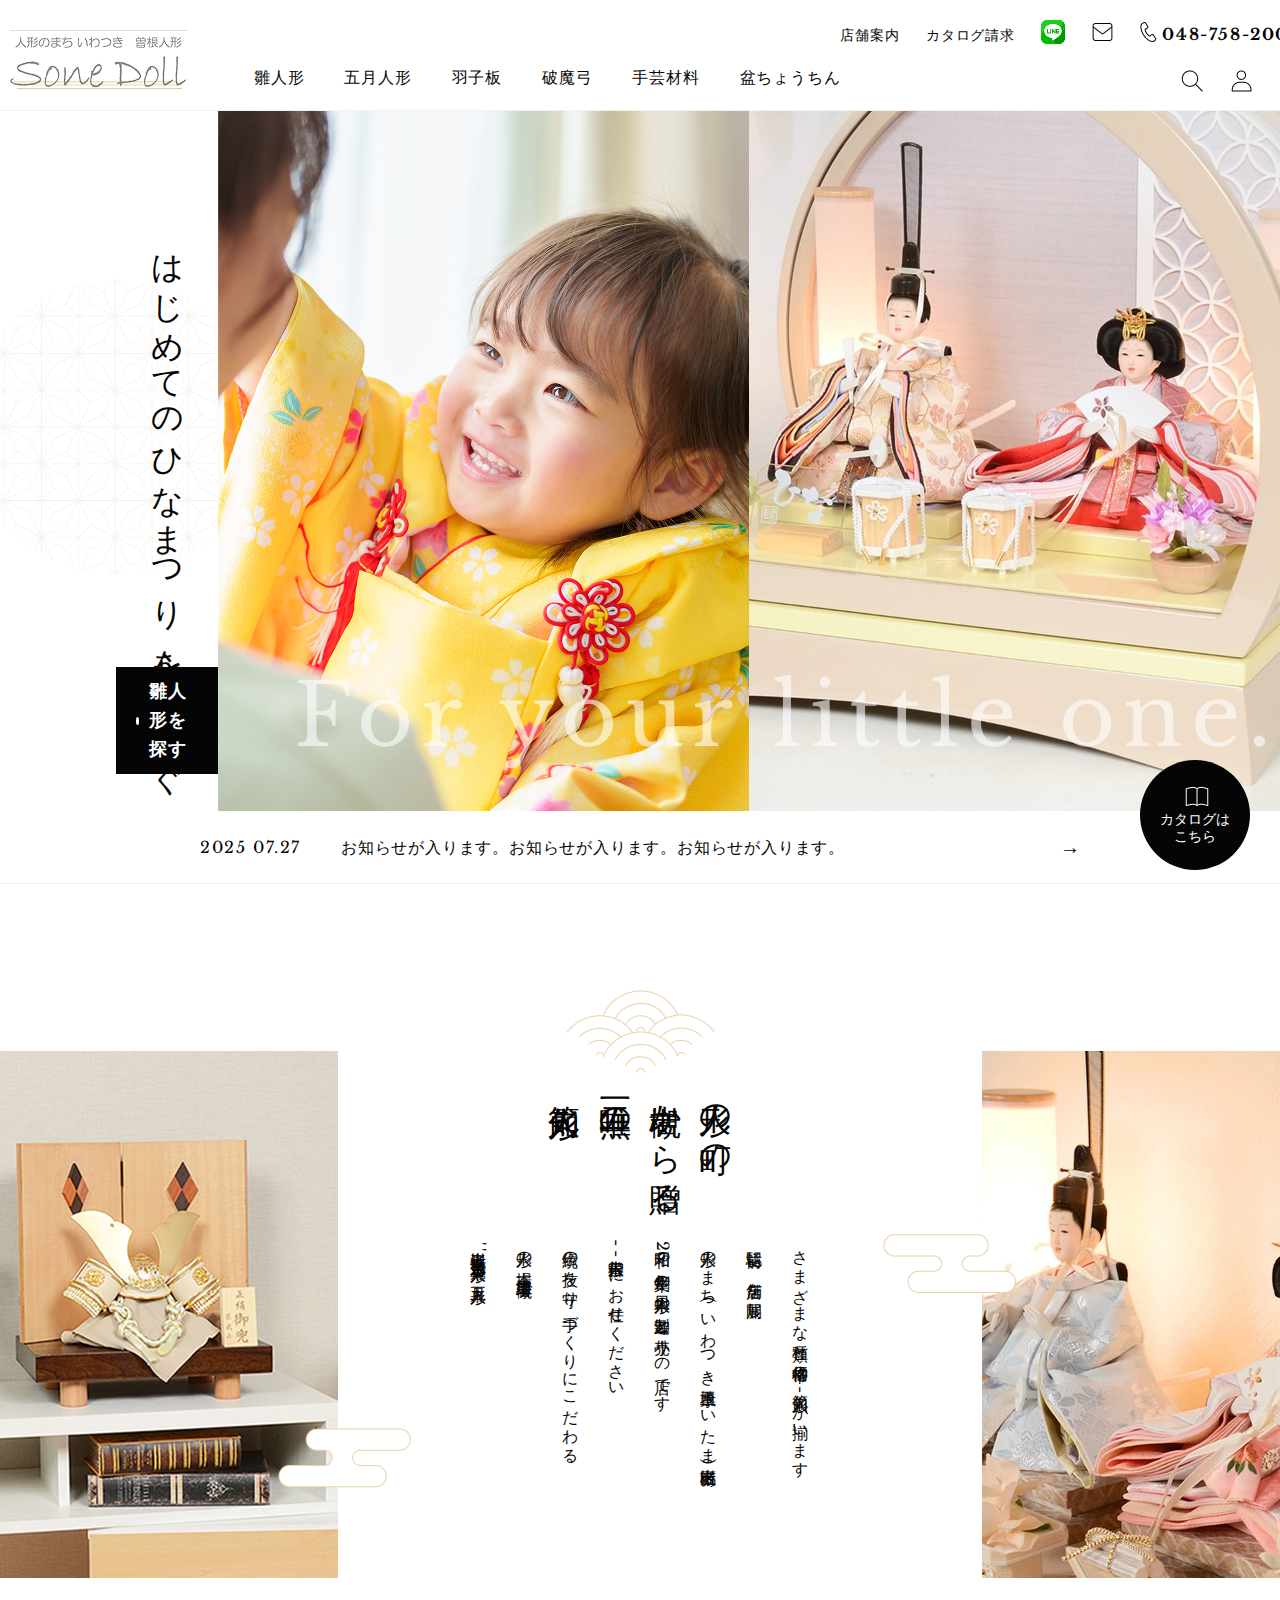
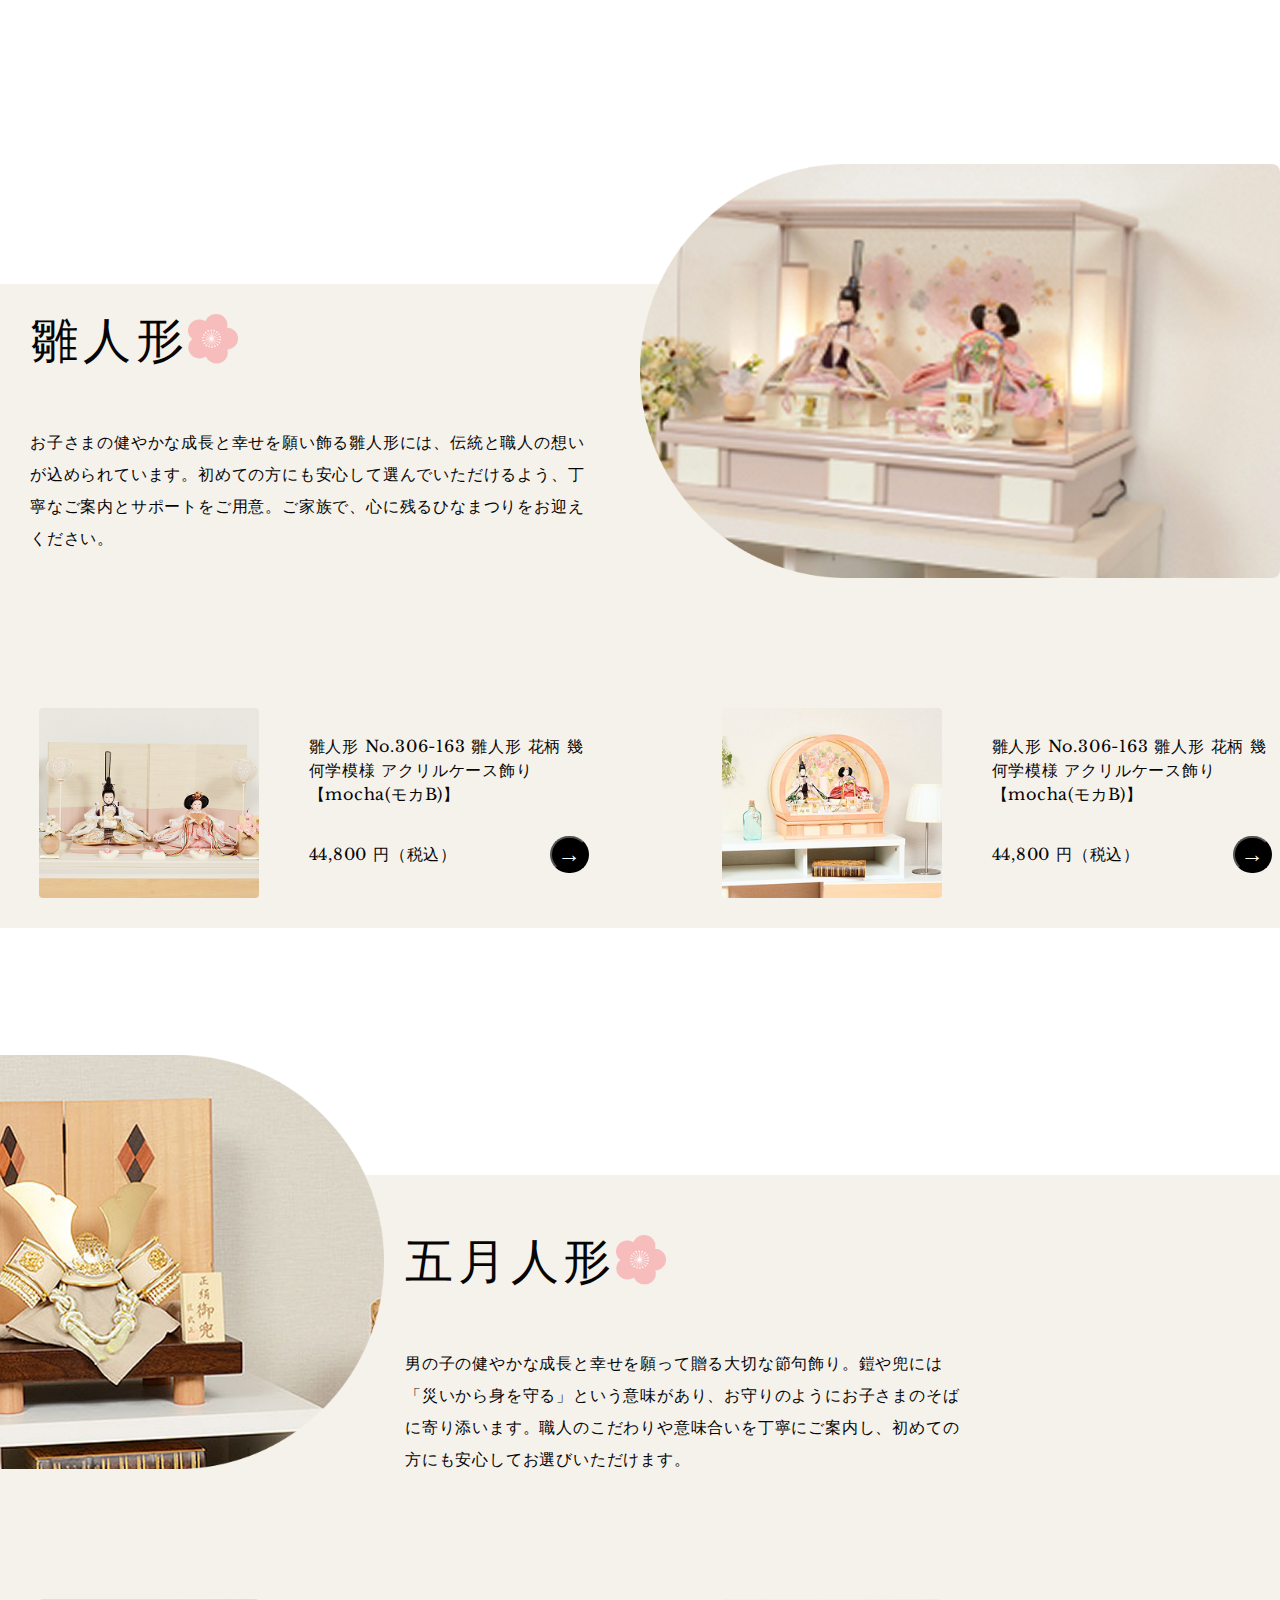
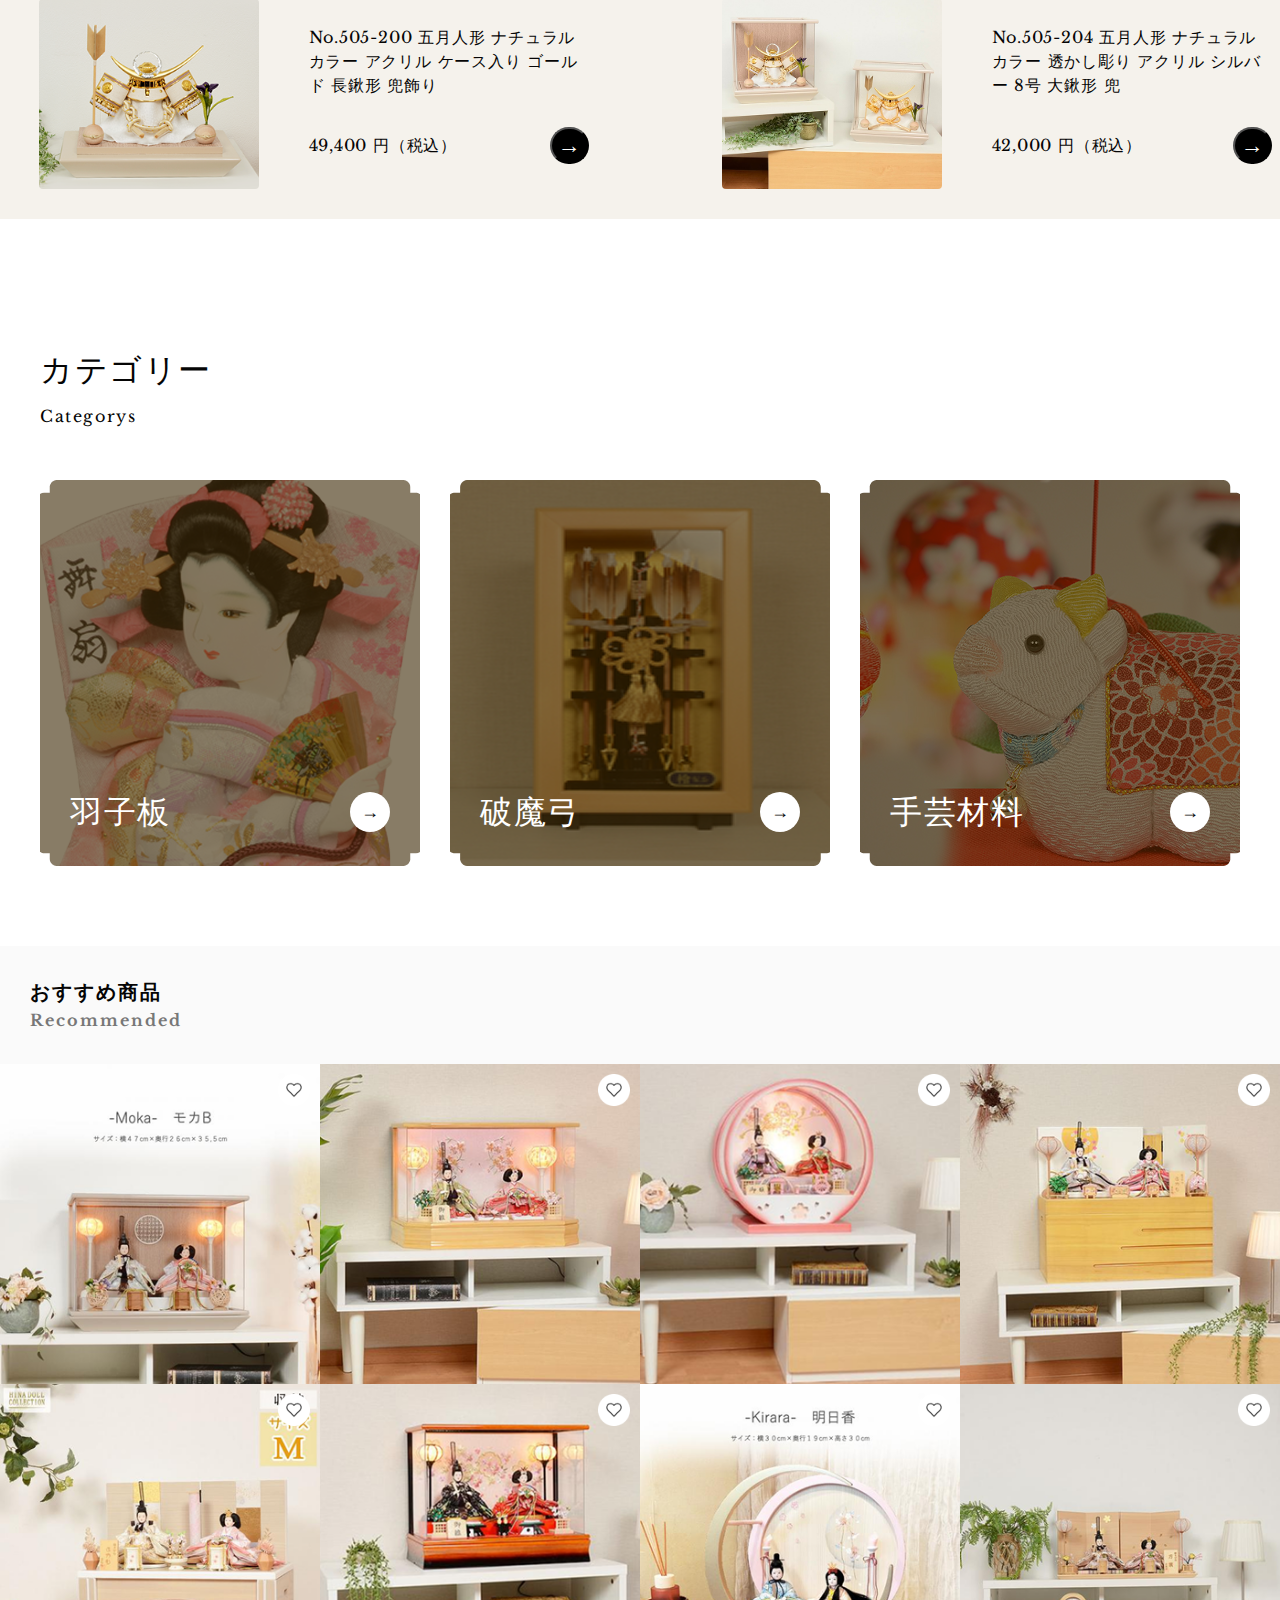
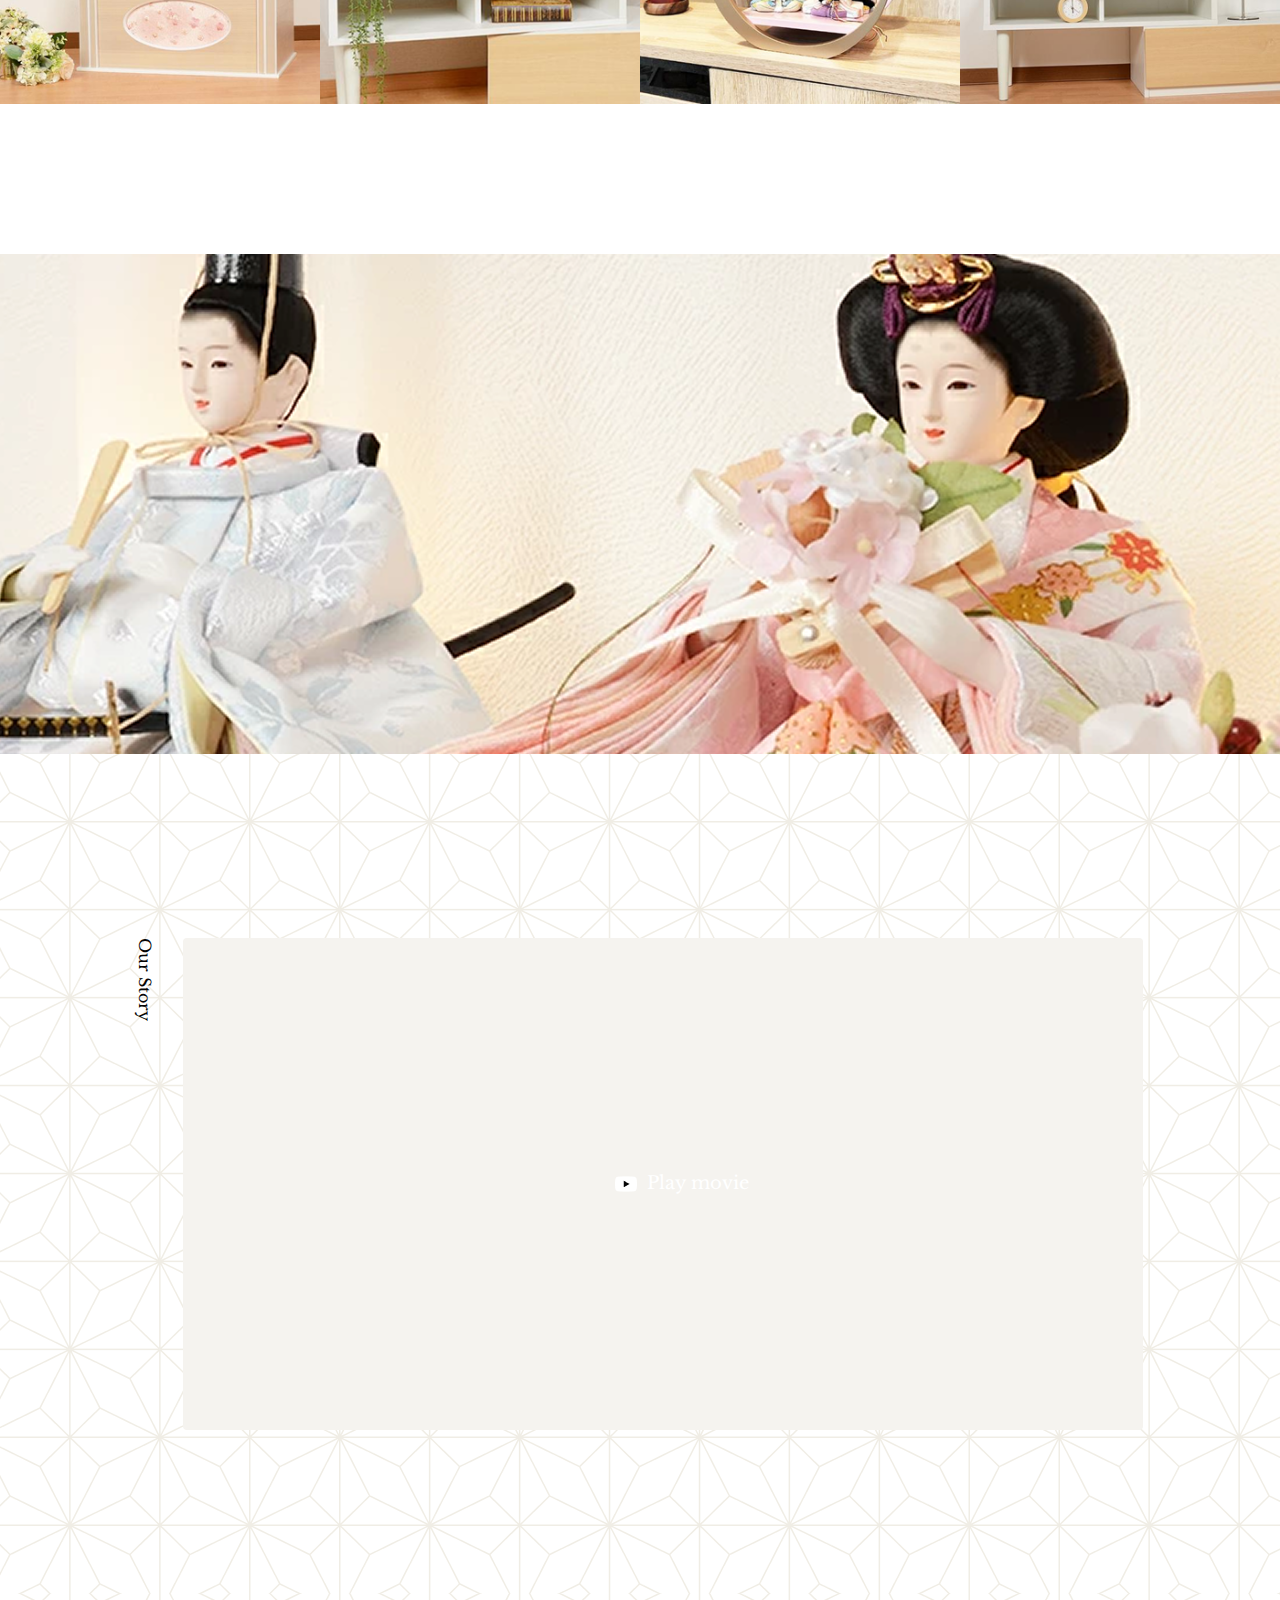
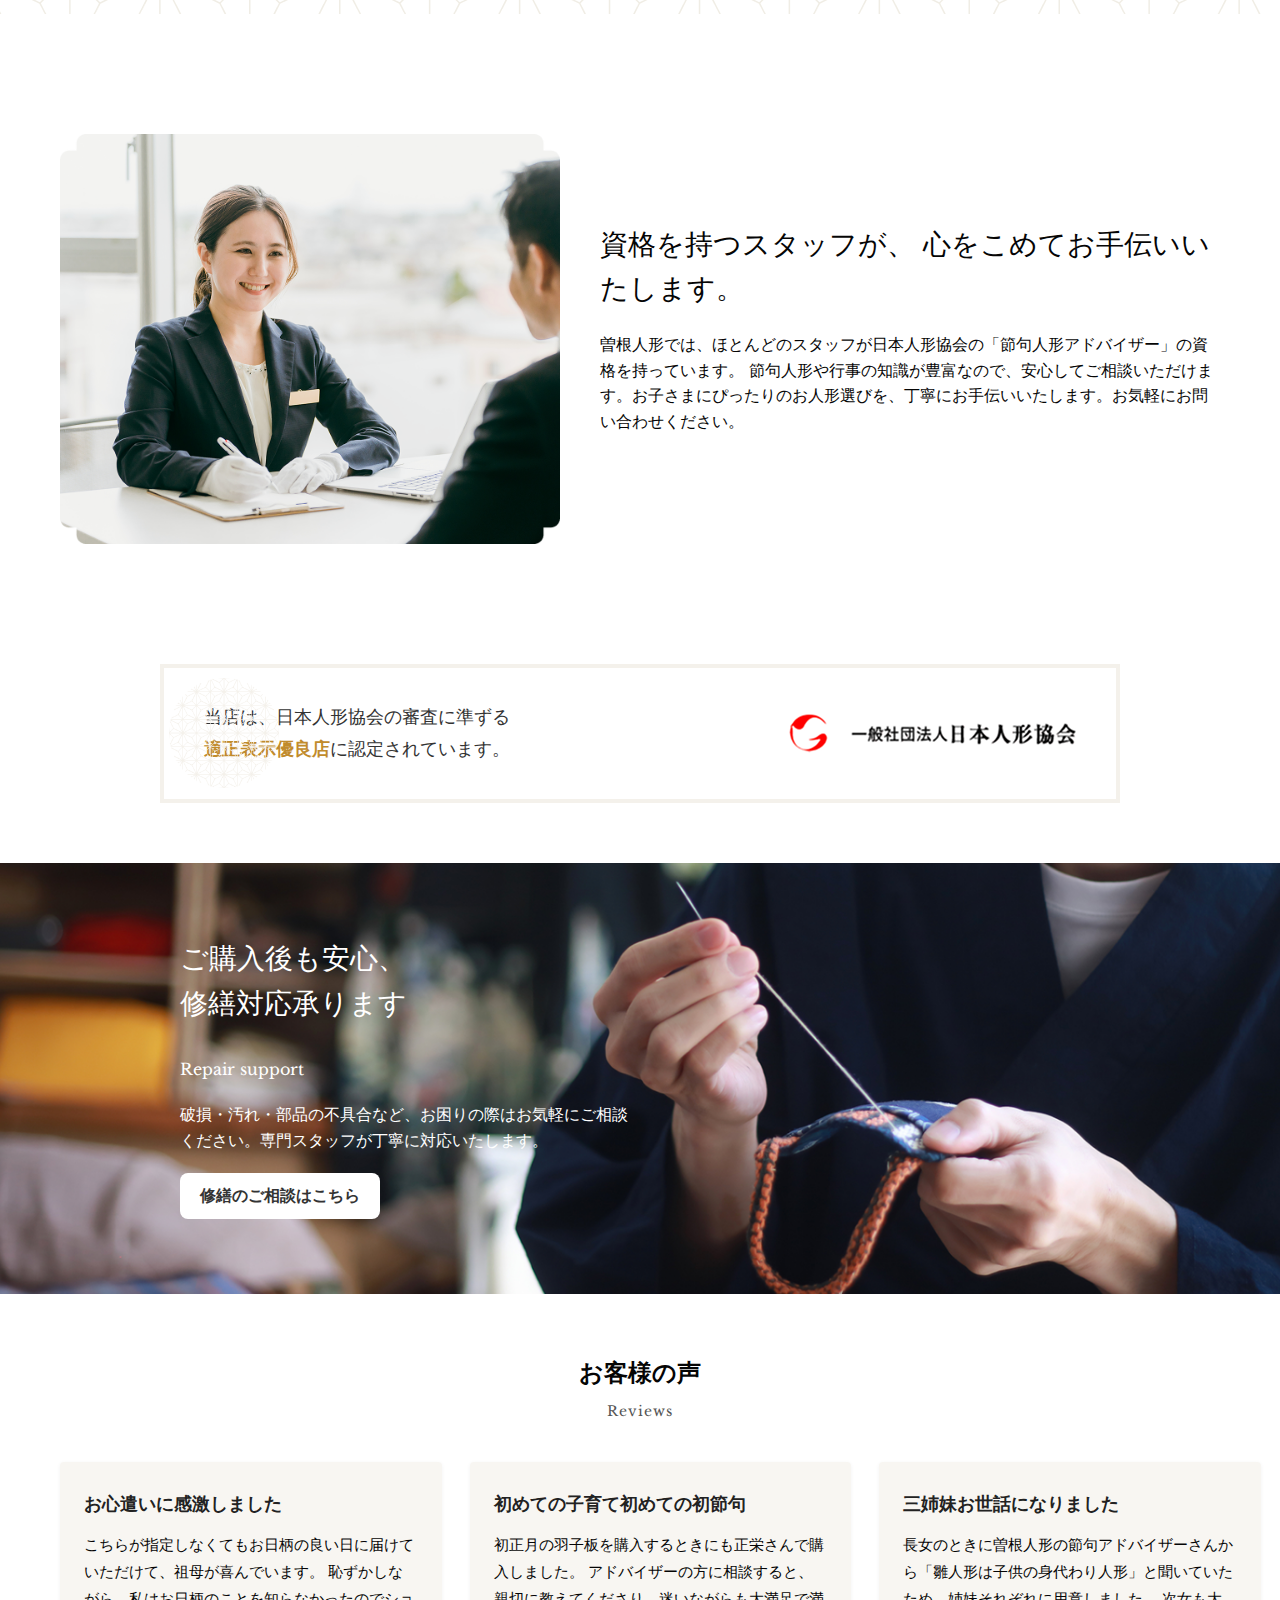
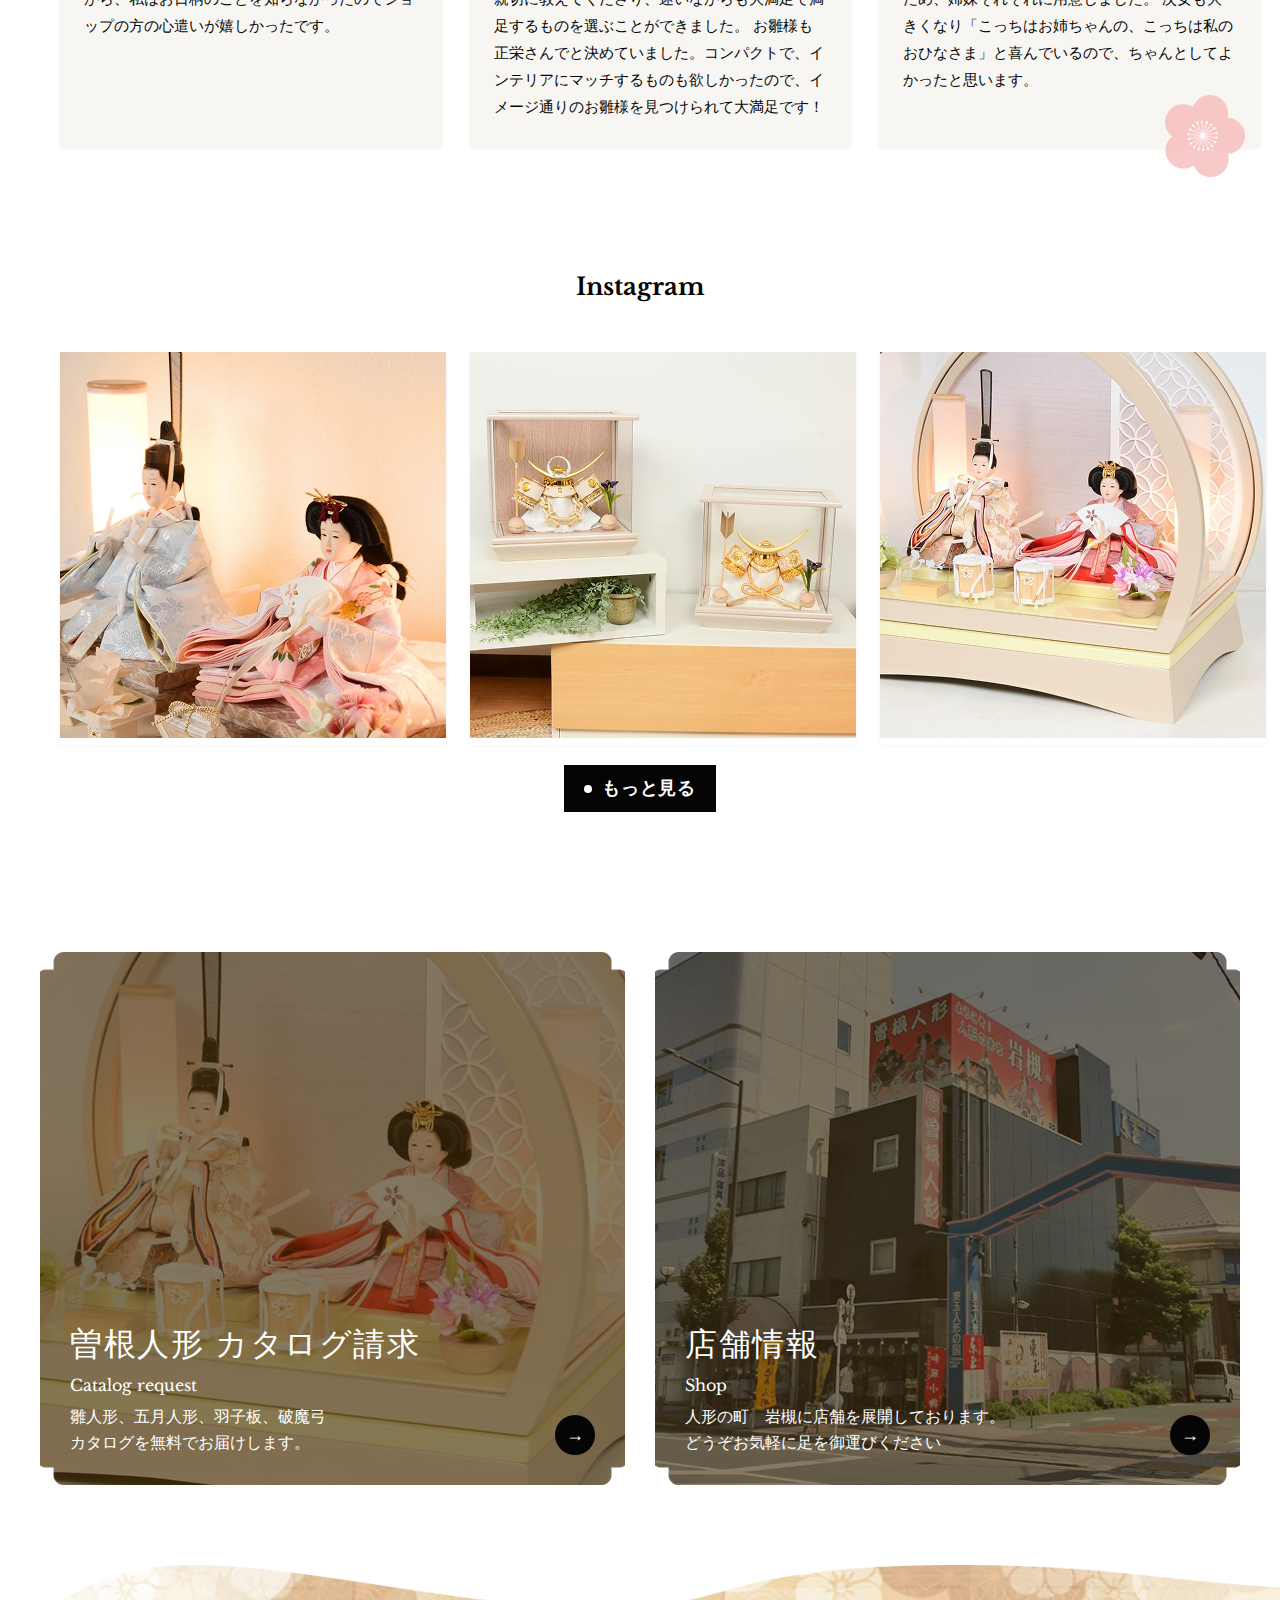
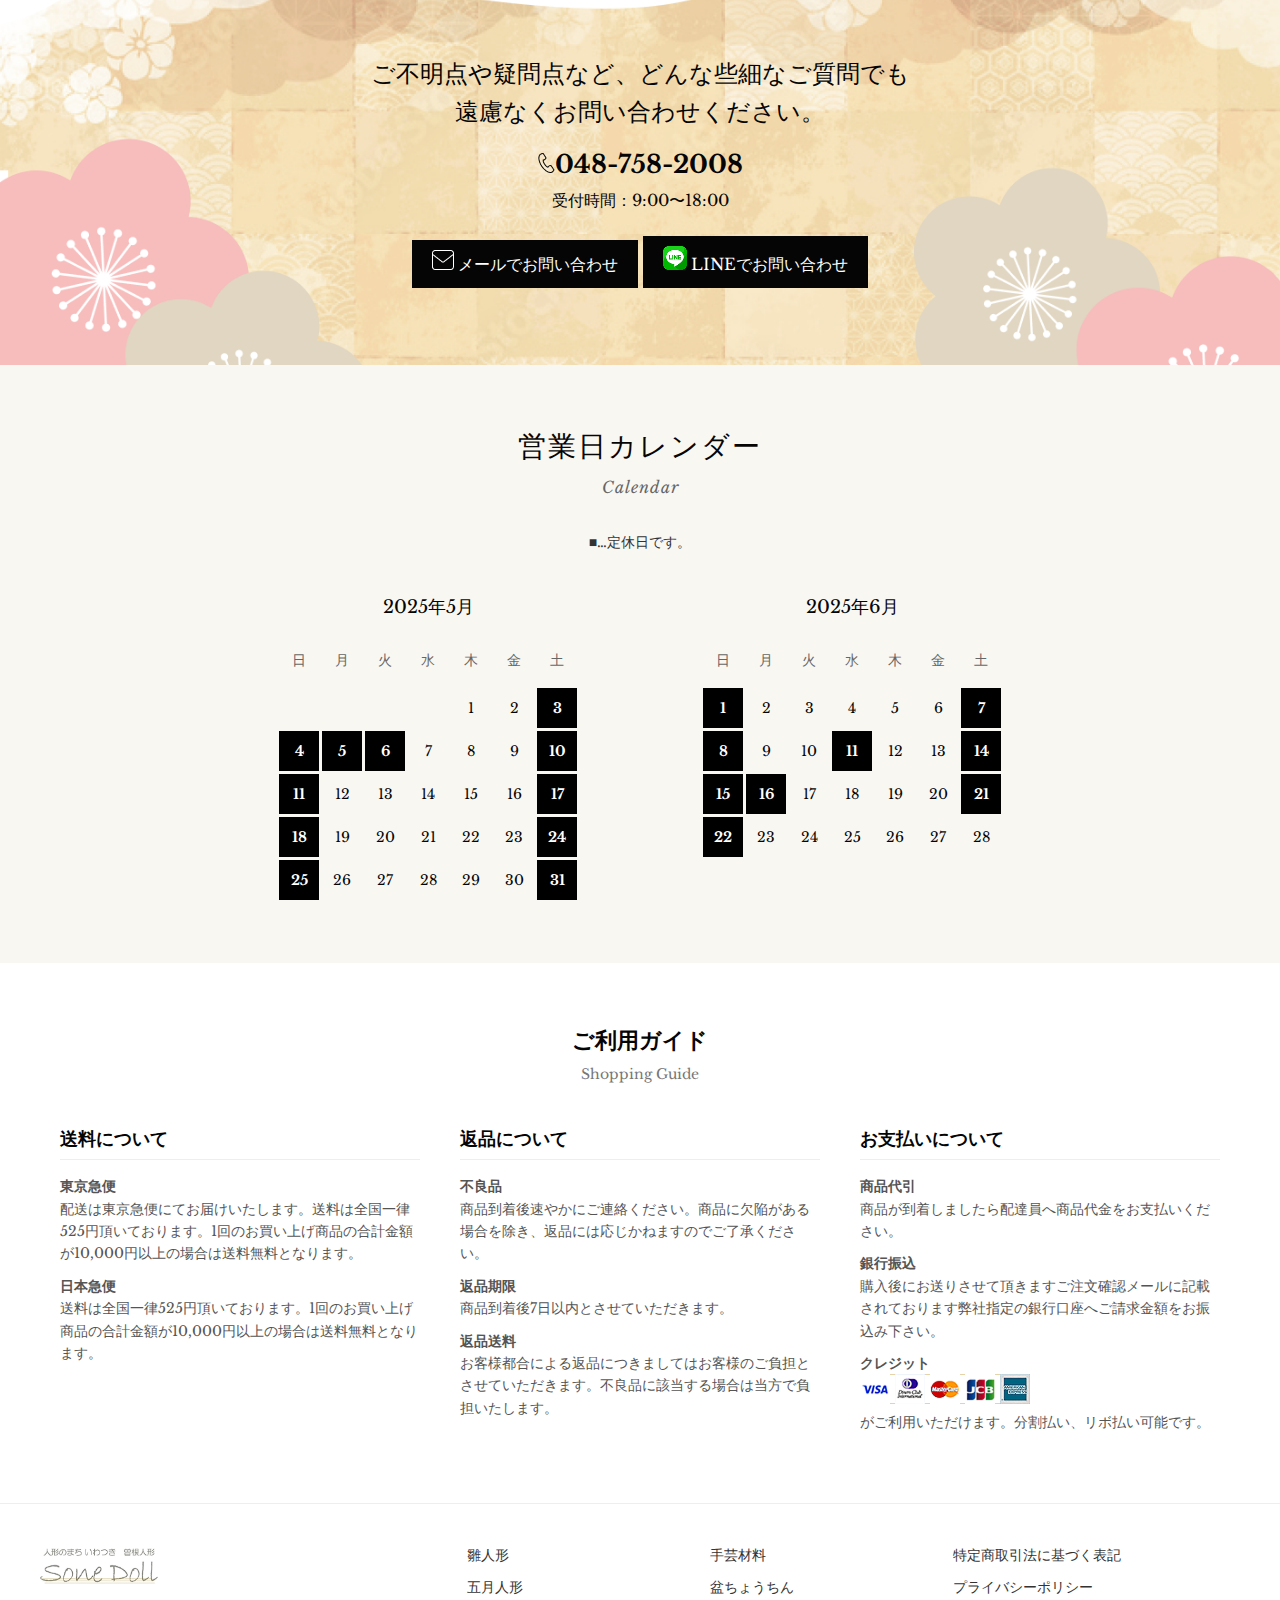
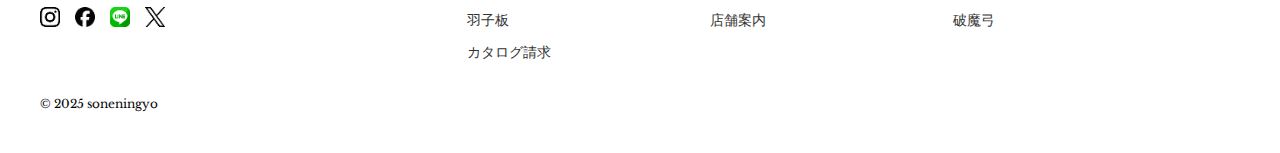
<file: index.html>
<!DOCTYPE html>
<html lang="ja">
    <head>
        <meta charset="UTF-8">
        <meta name="viewport" content="width=device-width, initial-scale=1.0">
        <title>Sone Doll - 雛人形専門店</title>
        <link rel="stylesheet"
            href="https://cdn.jsdelivr.net/npm/bootstrap-icons@1.11.3/font/bootstrap-icons.min.css">

     
   <link rel="stylesheet" href="styles.css">
          <script src="https://cdnjs.cloudflare.com/ajax/libs/gsap/3.12.2/gsap.min.js"></script>

    </head>
    <body>
        <!-- Header -->
        <header class="header">
            <div class="header-top">
                       <div class="mobile-menu-btn"
                            onclick="toggleMobileMenu()">
                        
                            <span></span>
                            <span></span>
                        </div>
               <div class="nav-logo">
                 <div class="logo">
                    <img src="assets/logo.png" alt="Logo">
                </div>

                <nav class="main-nav">
                    <a href="#">雛人形</a>
                    <a href="#">五月人形</a>
                    <a href="#">羽子板</a>
                    <a href="#">破魔弓</a>
                    <a href="#">手芸材料</a>
                    <a href="#">盆ちょうちん</a>
                </nav>
               </div>

                <div class="header-right">
                    <div class="header-info">
                        <span>店舗案内</span>
                        <span>カタログ請求</span>
                        <span><img src="assets/LineIcon.png" alt></span>
                        <span class="icon"><img src="assets/mail.png"
                                alt></span>
                        <div class="phone-number">
                            <span class="icon"><img src="assets/phone.png"
                                    alt></span>
                            <div class="phone-text">048-758-2008</div>
                        </div>
                    </div>

                    <div class="nav-container">

                        <div class="social-icons">
                            <div class="social-icon"> <span class="icon"><img
                                        src="assets/search.png" alt></span>
                            </div>
                            <div class="social-icon"> <span class="icon"><img
                                        src="assets/person.png" alt></span>
                            </div>
                            <div class="social-icon"> <span class="icon"><img
                                        src="assets/cart.png" alt></span>
                            </div>
                        </div>

                 
                    </div>
                </div>
            </div>
        </header>

        <!-- Mobile Navigation -->
        <nav class="mobile-nav" id="mobileNav">
            <div class="mobile-nav-header" >
                <div class="logo"><img src="./assets/logo.png" alt=""></div>
                 
                            
                            <div style="display: flex; gap:6px; align-items:center">
                                <div class="social-icons"> <span class="icon"><img
                                        src="assets/person.png" alt></span>
                            </div>
                            
                            <div class="social-icons"> <span class="icon"><img
                                        src="assets/cart.png" alt></span>
                            </div>
                        

                <div class="close-btn" onclick="toggleMobileMenu()">✕</div>
                            </div>
            </div>

            <div class="search-container">
                <input type="text" class="search-box"
                    placeholder="お探しの商品は何ですか？">
            </div>

            <div class="mobile-nav-section">
                <div class="mobile-nav-title">
                    雛人形 <span><svg xmlns="http://www.w3.org/2000/svg" width="14" height="14" viewBox="0 0 24 24" fill="none" stroke="currentColor" stroke-width="2" stroke-linecap="round" stroke-linejoin="round">
  <polyline points="6 15 12 9 18 15"></polyline>
</svg>
</span>
                </div>
                <ul class="mobile-nav-list">
                    <li>ケース飾り</li>
                    <li>収納飾り</li>
                    <li>親王飾り</li>
                    <li>五人飾り</li>
                    <li>十五人飾り</li>
                    <li>木目込み人形飾り</li>
                </ul>
            </div>

            <div class="mobile-nav-section">
                <div class="mobile-nav-title">
                    五月人形 <span><svg xmlns="http://www.w3.org/2000/svg" width="14" height="14" viewBox="0 0 24 24" fill="none" stroke="currentColor" stroke-width="2" stroke-linecap="round" stroke-linejoin="round">
        <polyline points="6 9 12 15 18 9"></polyline>
      </svg></span>
                </div>
            </div>

            <div class="mobile-nav-section">
                <div class="mobile-nav-title">
                    羽子板 <span><svg xmlns="http://www.w3.org/2000/svg" width="14" height="14" viewBox="0 0 24 24" fill="none" stroke="currentColor" stroke-width="2" stroke-linecap="round" stroke-linejoin="round">
        <polyline points="6 9 12 15 18 9"></polyline>
      </svg></span>
                </div>
            </div>

            <div class="mobile-nav-section">
                <div class="mobile-nav-title">
                    破魔弓 <span><svg xmlns="http://www.w3.org/2000/svg" width="14" height="14" viewBox="0 0 24 24" fill="none" stroke="currentColor" stroke-width="2" stroke-linecap="round" stroke-linejoin="round">
        <polyline points="6 9 12 15 18 9"></polyline>
      </svg></span>
                </div>
            </div>

            <div class="mobile-nav-section">
                <div class="mobile-nav-title">
                    手芸材料 <span><svg xmlns="http://www.w3.org/2000/svg" width="14" height="14" viewBox="0 0 24 24" fill="none" stroke="currentColor" stroke-width="2" stroke-linecap="round" stroke-linejoin="round">
        <polyline points="6 9 12 15 18 9"></polyline>
      </svg>
</span>
                </div>
            </div>

            <div class="mobile-nav-section">
                <div class="mobile-nav-title" >ご利用ガイド</div>
                <ul class="mobile-nav-list" style="display: block;">
                    <li>配送・送料について</li>
                    <li>返品について</li>
                    <li>支払い方法について</li>
                    <li>特定商取引法に基づく表記</li>
                    <li>プライバシーポリシー</li>
                    <li>お問い合わせ</li>
                </ul>
            </div>
        </nav>

        <!-- Hero Section -->
        <section class="hero-section" >
            <div class="hero-left">
                <div class="hero-pattern"></div>
                <div class="hero-text">
                    <div class="vertical-text">はじめてのひなまつり</div>
                    <div class="vertical-text">心をつなぐ</div>
                </div>
                <a href="#" class="hero-button">
                    <span>雛人形を探す</span>
                </a>
            </div>
 <div class="text" >
                      <div style="display: flex;">  <div class="vertical-text1">はじめてのひなまつり</div>
                    <div class="vertical-text1">心をつなぐ</div></div>
                     <a href="#" class="button1">
                    <span>雛人形を探す</span>
                </a>
                </div>
            <div class="hero-center" style="position: relative;" >
               
                <img src="assets/hero12.png" alt="雛人形">
            </div>

            <div class="hero-right" style="position: relative;">
                <img src="assets/hero13.png" alt="雛人形">
                <div class="hero-overlay-text">For your little one.</div>
            </div>

          
        </section>
  
<!-- Floating Cart Button -->
<div class="mokab-floating-wrapper">
 
    
    <!-- Mobile Icon -->
    <div class="mokab-floating-small">
        <img src="assets/phone.png" alt="Phone">
    </div>
   <!-- Line Icon -->
    <div class="mokab-floating-small">
        <img src="assets/LineIcon.png" alt="Line">
    </div>
    <!-- Main Cart -->
    <div class="mokab-floating-cart">
        <div class="mokab-floating-icon"><img src="assets/Book.png" alt=""></div>
        <div class="mokab-floating-text">カタログは<br/>こちら</div>
    </div>
</div>

        <!-- News Section -->
        <section class="news-section">
            <div class="news-info">
                <div class="news-date">2025 07.27</div>
                <div class="news-content">お知らせが入ります。お知らせが入ります。お知らせが入ります。</div>
            </div>
            <div class="news-arrow">→</div>
        </section>

        <!-- About Section -->
        <section class="about-section">
            <div class="about-image-left">
                <img src="assets/about1.png" alt="工房の様子">
            </div>
            <div class="about-left">
                <div>
                    <img src="assets/aboutDecor.png" alt>
                </div>
                <div class="about-title">
                    <div class="vertical-title">節句人形</div>
                    <div class="vertical-title">唯一無二の</div>
                    <div class="vertical-title">岩槻から贈る</div>
                    <div class="vertical-title">人形の町の</div>

                </div>

                <div class="about-text">
                    <p>さまざまな種類と価格帯の-節句人形-が揃います</p>
                    <p>駅前に2店舗を展開し</p>
                    <p>人形のまち(いわつき埼玉県さいたま市岩槻区)の</p>
                    <p>昭和26年創業の日本人形の製造卸と小売りの店です
                    </p>
                    <p>-曽根人形-にお任せください</p>
                    <p>伝統の技を守り 手づくりにこだわる</p>
                    <p>人形の本場 埼玉県岩槻で</p>
                    <p>岩槻人形'雛人形'三月人形や五月人形</p>

                </div>

            </div>

            <div class="about-image-right">
                <img src="assets/about2.png" alt="工房の様子">
            </div>
        </section>

        <!-- Hero Section -->
        <section class="hero-section1">
            <div class="hero-content1">
                <div class="hero-image1">
                    <img src="./assets/Product.png" alt="雛人形">
                </div>
                <div class="hero-text1">
                    <div class="flex" style="display: flex;">
                        <h1 class="hero-title1">雛人形</h1><img height="50"
                            width="50" src="./assets/flower.png" alt>
                    </div>
                    <p class="hero-description1">
                        お子さまの健やかな成長と幸せを願い飾る雛人形には、伝統と職人の想いが込められています。初めての方にも安心して選んでいただけるよう、丁寧なご案内とサポートをご用意。ご家族で、心に残るひなまつりをお迎えください。
                    </p>
                    <a href="#" class="hero-button1">雛人形を探す</a>
                </div>

            </div>
        </section>

        <!-- Product Grid Section -->
        <section class="product-showcase-section">
            <div class="product-grid">
                <div class="product-card">
                    <div class="product-image">
                        <img src="./assets/product1.png" alt="雛人形">
                    </div>
                    <div class="product-info">
                        <div class="product-name">雛人形 No.306-163 雛人形 花柄 幾何学模様
                            アクリルケース飾り 【mocha(モカB)】</div>
                        <div class="product-footer">
                            <div class="product-price">44,800 円（税込）</div>
                            <button class="add-button">→</button>
                        </div>
                    </div>
                </div>
                <div class="product-card">
                    <div class="product-image">
                        <img src="./assets/product2.png" alt="雛人形">
                    </div>
                    <div class="product-info">
                        <div class="product-name">雛人形 No.306-163 雛人形 花柄 幾何学模様
                            アクリルケース飾り 【mocha(モカB)】</div>
                        <div class="product-footer">
                            <div class="product-price">44,800 円（税込）</div>
                            <button class="add-button">→</button>
                        </div>
                    </div>
                </div>
            </div>
        </section>
<div class="hero-text2" >
                        <a href="#" class="hero-button1">雛人形を探す</a>

</div>
        <!-- Hero Section -->
        <section class="hero-section2">
            <div class="hero-content2">
                <div class="hero-image2">
                    <img src="./assets/Productother.png" alt="雛人形">
                </div>
                <div class="hero-text1">
                    <div class="flex" style="display: flex;">
                        <h1 class="hero-title1">五月人形</h1><img height="50"
                            width="50" src="./assets/flower.png" alt>
                    </div>
                    <p class="hero-description1">
                        男の子の健やかな成長と幸せを願って贈る大切な節句飾り。鎧や兜には「災いから身を守る」という意味があり、お守りのようにお子さまのそばに寄り添います。職人のこだわりや意味合いを丁寧にご案内し、初めての方にも安心してお選びいただけます。
                    </p>
                    <a href="#" class="hero-button1">五月人形を探す</a>
                </div>

            </div>
        </section>

        <!-- Product Grid Section -->
        <section class="product-showcase-section">
            <div class="product-grid">
                <div class="product-card">
                    <div class="product-image">
                        <img src="./assets/product3.png" alt="雛人形">
                    </div>
                    <div class="product-info">
                        <div class="product-name">No.505-200 五月人形 ナチュラルカラー アクリル
                            ケース入り ゴールド 長鍬形 兜飾り</div>
                        <div class="product-footer">
                            <div class="product-price">49,400 円（税込）</div>
                            <button class="add-button">→</button>
                        </div>
                    </div>
                </div>
                <div class="product-card">
                    <div class="product-image">
                        <img src="./assets/product4.png" alt="雛人形">
                    </div>
                    <div class="product-info">
                        <div class="product-name">No.505-204 五月人形 ナチュラルカラー 透かし彫り
                            アクリル シルバー 8号 大鍬形 兜</div>
                        <div class="product-footer">
                            <div class="product-price">42,000 円（税込）</div>
                            <button class="add-button">→</button>
                        </div>
                    </div>
                </div>
            </div>
        </section>
<div class="hero-text2" >
                        <a href="#" class="hero-button1">雛人形を探す</a>

</div>
        <!-- Categories Section -->
        <section class="categories-section">
            <div class="categories-container">
                <div class="categories-header">
                    <h2 class="categories-title">カテゴリー</h2>
                    <p class="categories-subtitle">Categorys</p>
                </div>
                <div class="categories-grid">
                    <div class="category-card">
                        <img src="./assets/category1.png" alt="羽子板">
                        <div class="category-overlay">
                            <div class="category-info">
                                <h3 class="category-name">羽子板</h3>
                                <div class="category-arrow"></div>
                            </div>
                        </div>
                    </div>
                    <div class="category-card">
                        <img src="./assets/category2.png" alt="破魔弓">
                        <div class="category-overlay">
                            <div class="category-info">
                                <h3 class="category-name">破魔弓</h3>
                                <div class="category-arrow"></div>
                            </div>
                        </div>
                    </div>
                    <div class="category-card">
                        <img src="./assets/category3.png" alt="手芸材料">
                        <div class="category-overlay">
                            <div class="category-info">
                                <h3 class="category-name">手芸材料</h3>
                                <div class="category-arrow"></div>
                            </div>
                        </div>
                    </div>
                </div>
            </div>
        </section>

        <!-- Recommended Section -->
        <section class="recommended-section">
            <h2 class="section-title">おすすめ商品 <span>Recommended</span></h2>

            <div class="recommended-grid">
                <!-- Product Card -->
                <div class="product-card1">
                    <div class="image-container">
                        <img src="./assets/Recom1.png" alt="雛人形">
                        <!-- Heart Button -->
                        <button class="heart-btn"></button>
                        <!-- Hover Overlay -->
                        <div class="overlay">
                            <h3>雛人形 No.306-163 雛人形 花柄 幾何学模様 アクリルケース飾り
                                【mocha(モカB)】</h3>
                            <span class="price">44,800 円（税込）</span>
                            <span class="overlay-arrow">→</span>
                        </div>
                    </div>
                </div>

                <!-- Repeat Product Cards -->
                <div class="product-card1">
                    <div class="image-container">
                        <img src="./assets/Recom2.png" alt="雛人形">
                        <button class="heart-btn"></button>
                        <div class="overlay">
                            <h3>雛人形 No.306-163 雛人形 花柄 幾何学模様 アクリルケース飾り
                                【mocha(モカB)】</h3>
                            <span class="price">44,800 円（税込）</span>
                            <span class="overlay-arrow">→</span>
                        </div>
                    </div>
                </div>
                <!-- Repeat Product Cards -->
                <div class="product-card1">
                    <div class="image-container">
                        <img src="./assets/Recom3.png" alt="雛人形">
                        <button class="heart-btn"></button>
                        <div class="overlay">
                            <h3>雛人形 No.306-163 雛人形 花柄 幾何学模様 アクリルケース飾り
                                【mocha(モカB)】</h3>
                            <span class="price">44,800 円（税込）</span>
                            <span class="overlay-arrow">→</span>
                        </div>
                    </div>
                </div>

                <!-- Repeat Product Cards -->
                <div class="product-card1">
                    <div class="image-container">
                        <img src="./assets/Recom4.png" alt="雛人形">
                        <button class="heart-btn"></button>
                        <div class="overlay">
                            <h3>雛人形 No.306-163 雛人形 花柄 幾何学模様 アクリルケース飾り
                                【mocha(モカB)】</h3>
                            <span class="price">44,800 円（税込）</span>
                            <span class="overlay-arrow">→</span>
                        </div>
                    </div>
                </div>

                <!-- Repeat Product Cards -->
                <div class="product-card1">
                    <div class="image-container">
                        <img src="./assets/Recom5.png" alt="雛人形">
                        <button class="heart-btn"></button>
                        <div class="overlay">
                            <h3>雛人形 No.306-163 雛人形 花柄 幾何学模様 アクリルケース飾り
                                【mocha(モカB)】</h3>
                            <span class="price">44,800 円（税込）</span>
                            <span class="overlay-arrow">→</span>
                        </div>
                    </div>
                </div>

                <!-- Repeat Product Cards -->
                <div class="product-card1">
                    <div class="image-container">
                        <img src="./assets/Recom6.png" alt="雛人形">
                        <button class="heart-btn"></button>
                        <div class="overlay">
                            <h3>雛人形 No.306-163 雛人形 花柄 幾何学模様 アクリルケース飾り
                                【mocha(モカB)】</h3>
                            <span class="price">44,800 円（税込）</span>
                            <span class="overlay-arrow">→</span>
                        </div>
                    </div>
                </div>

                <!-- Repeat Product Cards -->
                <div class="product-card1">
                    <div class="image-container">
                        <img src="./assets/Recom7.png" alt="雛人形">
                        <button class="heart-btn"></button>
                        <div class="overlay">
                            <h3>雛人形 No.306-163 雛人形 花柄 幾何学模様 アクリルケース飾り
                                【mocha(モカB)】</h3>
                            <span class="price">44,800 円（税込）</span>
                            <span class="overlay-arrow">→</span>
                        </div>
                    </div>
                </div>

                <!-- Repeat Product Cards -->
                <div class="product-card1">
                    <div class="image-container">
                        <img src="./assets/Recom8.png" alt="雛人形">
                        <button class="heart-btn"></button>
                        <div class="overlay">
                            <h3>雛人形 No.306-163 雛人形 花柄 幾何学模様 アクリルケース飾り
                                【mocha(モカB)】</h3>
                            <span class="price">44,800 円（税込）</span>
                            <span class="overlay-arrow">→</span>
                        </div>
                    </div>
                </div>
            </div>
        </section>

        <section class="banner">
            <img src="./assets/Banner.png" alt>
        </section>

        <section class="story-section">
            <div class="story-box-wrapper">
                <h1>Our Story</h1>
                <div class="story-box">
                    <a href="#" class="story-play">
                       <img src="./assets/play-icon.png" alt="">
                        <p> Play movie
                        </p> </a>
                </div>
            </div>
        </section>

          <!-- Section 1: Staff Assistance -->
  <section class="section1" id="staff-assistance">
    <img src="./assets/staffImage.png" alt="Staff Assistance">
    <div class="content">
      <h2>資格を持つスタッフが、
心をこめてお手伝いいたします。</h2>
      <p>曽根人形では、ほとんどのスタッフが日本人形協会の「節句人形アドバイザー」の資格を持っています。
節句人形や行事の知識が豊富なので、安心してご相談いただけます。お子さまにぴったりのお人形選びを、丁寧にお手伝いいたします。お気軽にお問い合わせください。</p>
    
    </div>
  </section>
 <div class="banner1">
    <div class="banner-text">
      当店は、日本人形協会の審査に準ずる<br>
      <span class="highlight">適正表示優良店</span>に認定されています。
    </div>
    <div class="banner-logo">
      <img src="./assets/Banner-Logo.png" alt="日本人形協会ロゴ">
    </div>
  </div>
<!-- Section 2: Repair Support -->
<section id="repair-support">
  <div class="content ">
    <h2>ご購入後も安心、<br/>  修繕対応承ります</h2>
    <p>Repair support</p>
    <p>破損・汚れ・部品の不具合など、お困りの際はお気軽にご相談ください。専門スタッフが丁寧に対応いたします。</p>
    <a href="#" class="button">修繕のご相談はこちら</a>
  </div>
</section>
  <section class="reviews-section">
    <h2>お客様の声</h2>
    <p class="subtitle">Reviews</p>

    <div class="reviews-container">
      <div class="review-card">
        <h3>お心遣いに感激しました</h3>
        <p>
          こちらが指定しなくてもお日柄の良い日に届けていただけて、祖母が喜んでいます。
          恥ずかしながら、私はお日柄のことを知らなかったのでショップの方の心遣いが嬉しかったです。
        </p>
      </div>

      <div class="review-card">
        <h3>初めての子育て初めての初節句</h3>
        <p>
          初正月の羽子板を購入するときにも正栄さんで購入しました。
          アドバイザーの方に相談すると、親切に教えてくださり、迷いながらも大満足で満足するものを選ぶことができました。
          お雛様も正栄さんでと決めていました。コンパクトで、インテリアにマッチするものも欲しかったので、イメージ通りのお雛様を見つけられて大満足です！
        </p>
      </div>

      <div class="review-card flower">
  <h3>三姉妹お世話になりました</h3>
  <p>
    長女のときに曽根人形の節句アドバイザーさんから「雛人形は子供の身代わり人形」と聞いていたため、姉妹それぞれに用意しました。
    次女も大きくなり「こっちはお姉ちゃんの、こっちは私のおひなさま」と喜んでいるので、ちゃんとしてよかったと思います。
  </p>
  <img src="./assets/flower.png" alt="flower decoration" class="flower-img bottom">
</div>

    </div>
  </section>

 <section class="Ig-section">
    <img class="ig-img" src="./assets/flower.png" alt="">
  <h2>Instagram</h2>

  <div class="ig-container">
    <div class="ig-card">
      <img src="./assets/ig1.png" alt="">
    </div>

    <div class="ig-card">
      <img src="./assets/ig2.png" alt="">
    </div>

    <div class="ig-card">
      <img src="./assets/ig3.png" alt="">
    </div>
  </div>

  <!-- Button here -->
  <a href="#" class="ig-btn">
    <span>もっと見る</span>
  </a>
</section>



     <!-- Categories Section -->
        <div class="categories-section">
            <div class="categories-container">
            
                <div class="categories-grid1">
                    <div class="category-card1">
                        <img src="./assets/Catalog.png" alt="羽子板">
                        <div class="category-overlay">
                            <div class="category-info1">
                               <div style="display: flex; flex-direction: column;gap: 5px;">
                                 <h3 class="category-name">曽根人形
カタログ請求</h3>
<p style="color: white;">Catalog request</p>
<p style="color: white;">雛人形、五月人形、羽子板、破魔弓 <br/>
カタログを無料でお届けします。</p>
                               </div>
                                <div class="category-arrow1"></div>
                            </div>
                        </div>
                    </div>
                    <div class="category-card1">
                        <img src="./assets/Shop.png" alt="破魔弓">
                        <div class="category-overlay">
                            <div class="category-info1">
<div style="display: flex; flex-direction: column; gap:5px;">
    <h3 class="category-name">店舗情報</h3>
                                <p style="color: white;">Shop</p>
                                <p style="color: white;">人形の町　岩槻に店舗を展開しております。<br/>
どうぞお気軽に足を御運びください</p>
</div>
                                <div class="category-arrow1"></div>
                            </div>
                        </div>
                    </div>
                    
                </div>
            </div>
        </div>
  <!-- Section 2: Repair Support -->
  <section id="repair-support1">
  <img src="./assets/Banner1.png" alt="Repair Support Background" class="bg-img" />
  <div class="content">
    <h2 style="font-weight: 100;">ご不明点や疑問点など、どんな些細なご質問でも <br/>
遠慮なくお問い合わせください。</h2>
<h3><img src="./assets/phone.png" alt="">048-758-2008</h3>
    <p>受付時間：9:00〜18:00</p>
  <div style="gap: 16px;" class="display">
      <a href="#" class="button"><img style="padding-right: 4px;" src="./assets/mailWhite.png" alt="">メールでお問い合わせ</a>
        <a href="#" class="button"><img style="padding-right: 4px;" src="./assets/LineIcon.png" alt="">LINEでお問い合わせ</a>
  </div>

  </div>
</section>
  <!-- === Calendar Section === -->
  <section class="calendar-section">
    <h2>営業日カレンダー</h2>
        <p class="subtitle">Calendar</p>

    <p>■…定休日です。</p>

    <div class="calendar-container">
      <!-- May -->
      <div class="calendar">
        <h3>2025年5月</h3>
        <table>
          <tr><th>日</th><th>月</th><th>火</th><th>水</th><th>木</th><th>金</th><th>土</th></tr>
          <tr><td></td><td></td><td></td><td></td><td>1</td><td>2</td><td class="holiday">3</td></tr>
          <tr><td class="holiday">4</td><td class="holiday">5</td><td class="holiday">6</td><td>7</td><td>8</td><td>9</td><td class="holiday">10</td></tr>
          <tr><td class="holiday">11</td><td>12</td><td>13</td><td>14</td><td>15</td><td>16</td><td class="holiday">17</td></tr>
          <tr><td class="holiday">18</td><td>19</td><td>20</td><td>21</td><td>22</td><td>23</td><td class="holiday">24</td></tr>
          <tr><td class="holiday">25</td><td>26</td><td>27</td><td>28</td><td>29</td><td>30</td><td class="holiday">31</td></tr>
        </table>
      </div>

      <!-- June -->
      <div class="calendar">
        <h3>2025年6月</h3>
        <table>
          <tr><th>日</th><th>月</th><th>火</th><th>水</th><th>木</th><th>金</th><th>土</th></tr>
          <tr><td class="holiday">1</td><td>2</td><td>3</td><td>4</td><td>5</td><td>6</td><td class="holiday">7</td></tr>
          <tr><td class="holiday">8</td><td>9</td><td>10</td><td class="holiday">11</td><td>12</td><td>13</td><td class="holiday">14</td></tr>
          <tr><td class="holiday">15</td><td class="holiday">16</td><td>17</td><td>18</td><td>19</td><td>20</td><td class="holiday">21</td></tr>
          <tr><td class="holiday">22</td><td>23</td><td>24</td><td>25</td><td>26</td><td>27</td><td>28</td></tr>
        </table>
      </div>
    </div>
  </section>

  <!-- === Shopping Guide === -->
  <div class="guide-container">
    <h2>ご利用ガイド</h2>

    <p class="subtitle">Shopping Guide</p>

    <div class="guide-sections">
      <!-- Shipping -->
      <div class="guide-section">
        <h3>送料について</h3>
        <p><strong>東京急便</strong><br>配送は東京急便にてお届けいたします。送料は全国一律525円頂いております。1回のお買い上げ商品の合計金額が10,000円以上の場合は送料無料となります。</p>
        <p><strong>日本急便</strong><br>送料は全国一律525円頂いております。1回のお買い上げ商品の合計金額が10,000円以上の場合は送料無料となります。</p>
      </div>

      <!-- Returns -->
      <div class="guide-section">
        <h3>返品について</h3>
        <p><strong>不良品</strong><br>商品到着後速やかにご連絡ください。商品に欠陥がある場合を除き、返品には応じかねますのでご了承ください。</p>
        <p><strong>返品期限</strong><br>商品到着後7日以内とさせていただきます。</p>
        <p><strong>返品送料</strong><br>お客様都合による返品につきましてはお客様のご負担とさせていただきます。不良品に該当する場合は当方で負担いたします。</p>
      </div>

      <!-- Payment -->
      <div class="guide-section">
        <h3>お支払いについて</h3>
        <p><strong>商品代引</strong><br>商品が到着しましたら配達員へ商品代金をお支払いください。</p>
        <p><strong>銀行振込</strong><br>購入後にお送りさせて頂きますご注文確認メールに記載されております弊社指定の銀行口座へご請求金額をお振込み下さい。</p>
        <p><strong>クレジット</strong><br><img src="./assets/cards.png" alt=""> <br/>
            がご利用いただけます。分割払い、リボ払い可能です。</p>
      </div>
    </div>
  </div>

  <!-- === Footer === -->
  <footer>
    <div class="footer-container">
      <div class="footer-left">
        <img src="./assets/logo.png" alt="Sone Doll Logo">
        <div class="social-icons2">
          <img class="social-icons1" src="./assets/Instagram.png" alt=""></a>
       <img class="social-icons1" src="./assets/facebook.png" alt=""></a>
        <img class="social-icons1" src="./assets/LineIcon.png" alt=""></a>
         <img class="social-icons1" src="./assets/Twitter.png" alt=""></a>
        </div>
      </div>

      <div class="footer-links">
        <a href="#">雛人形</a>
        <a href="#">手芸材料</a>
        <a href="#">特定商取引法に基づく表記</a>
        <a href="#">五月人形</a>
        <a href="#">盆ちょうちん</a>
        <a href="#">プライバシーポリシー</a>
        <a href="#">羽子板</a>
        <a href="#">店舗案内</a>
        <a href="#">破魔弓</a>
        <a href="#">カタログ請求</a>
      </div>
    </div>
    <p class="copyright">© 2025 soneningyo</p>
  </footer>


<script src="https://cdnjs.cloudflare.com/ajax/libs/gsap/3.12.2/gsap.min.js"></script>

<script src="global.js"></script>
    </body>
</html>
</file>
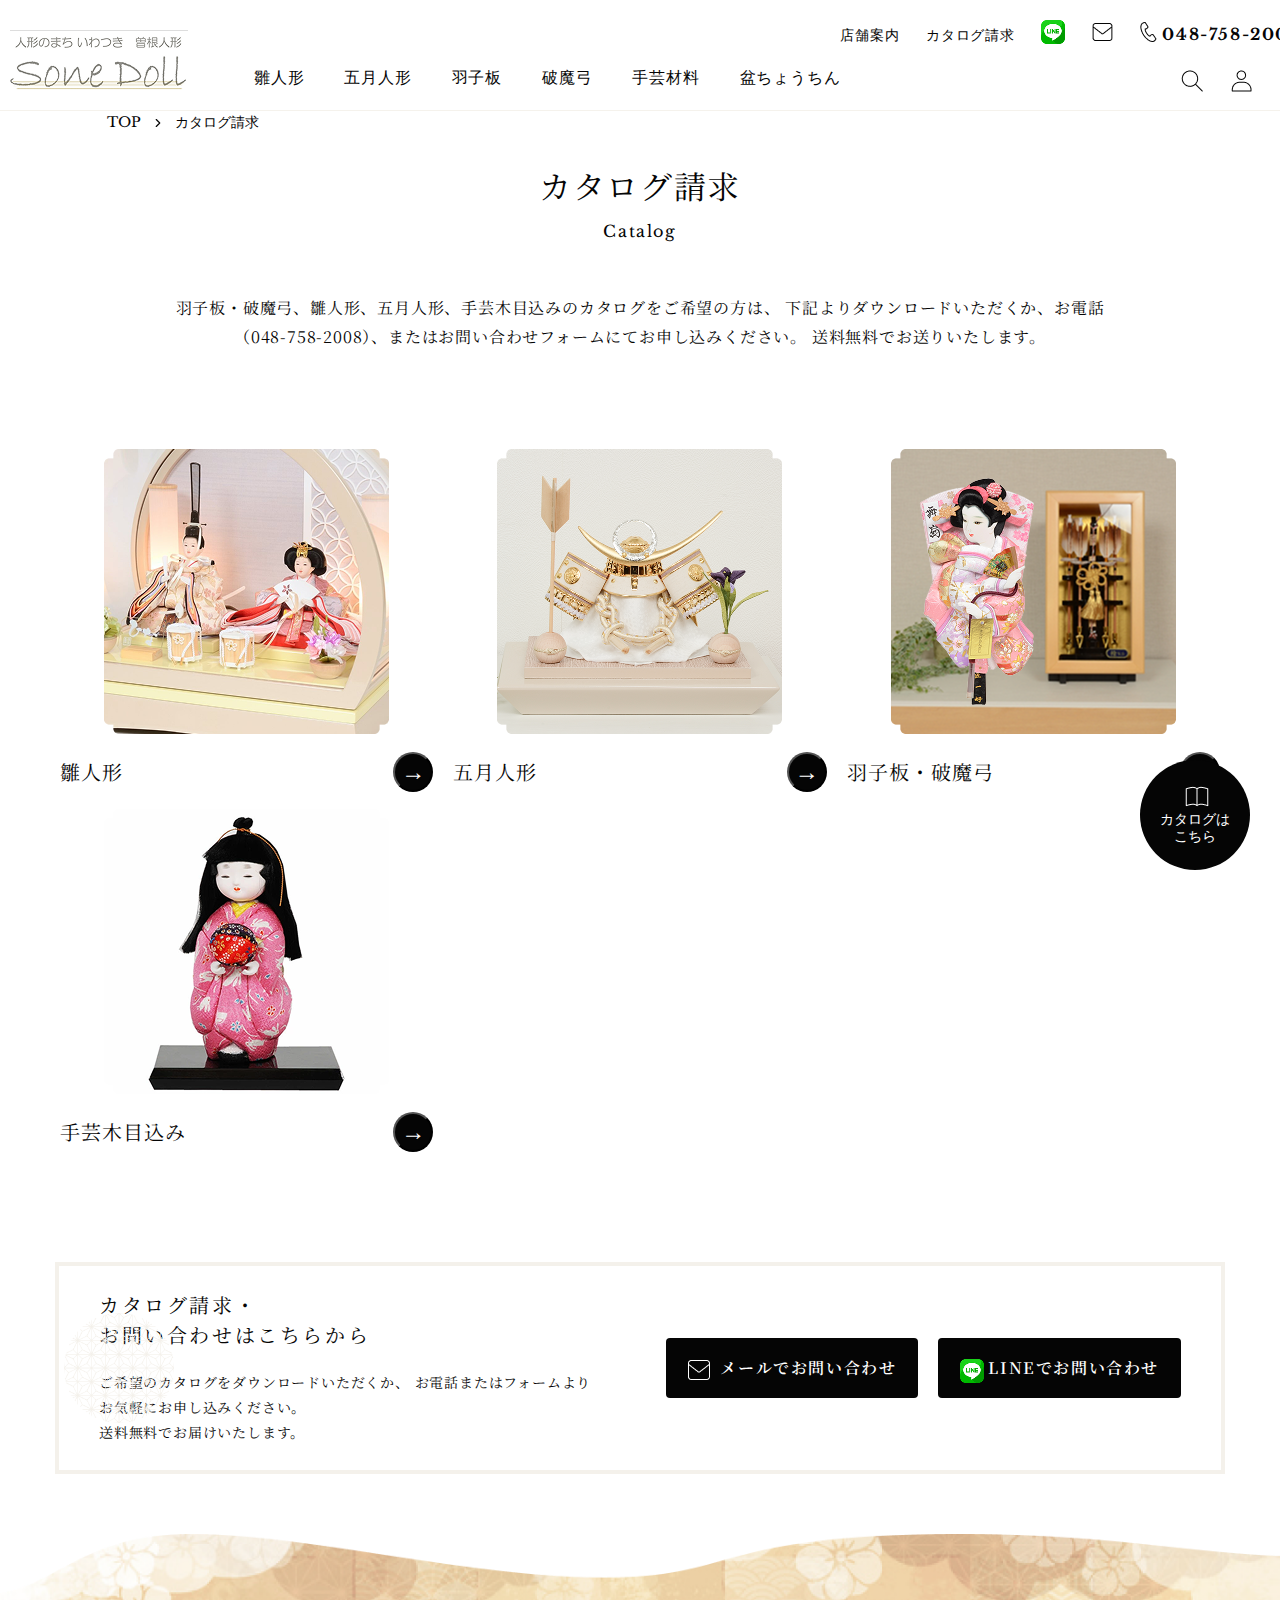
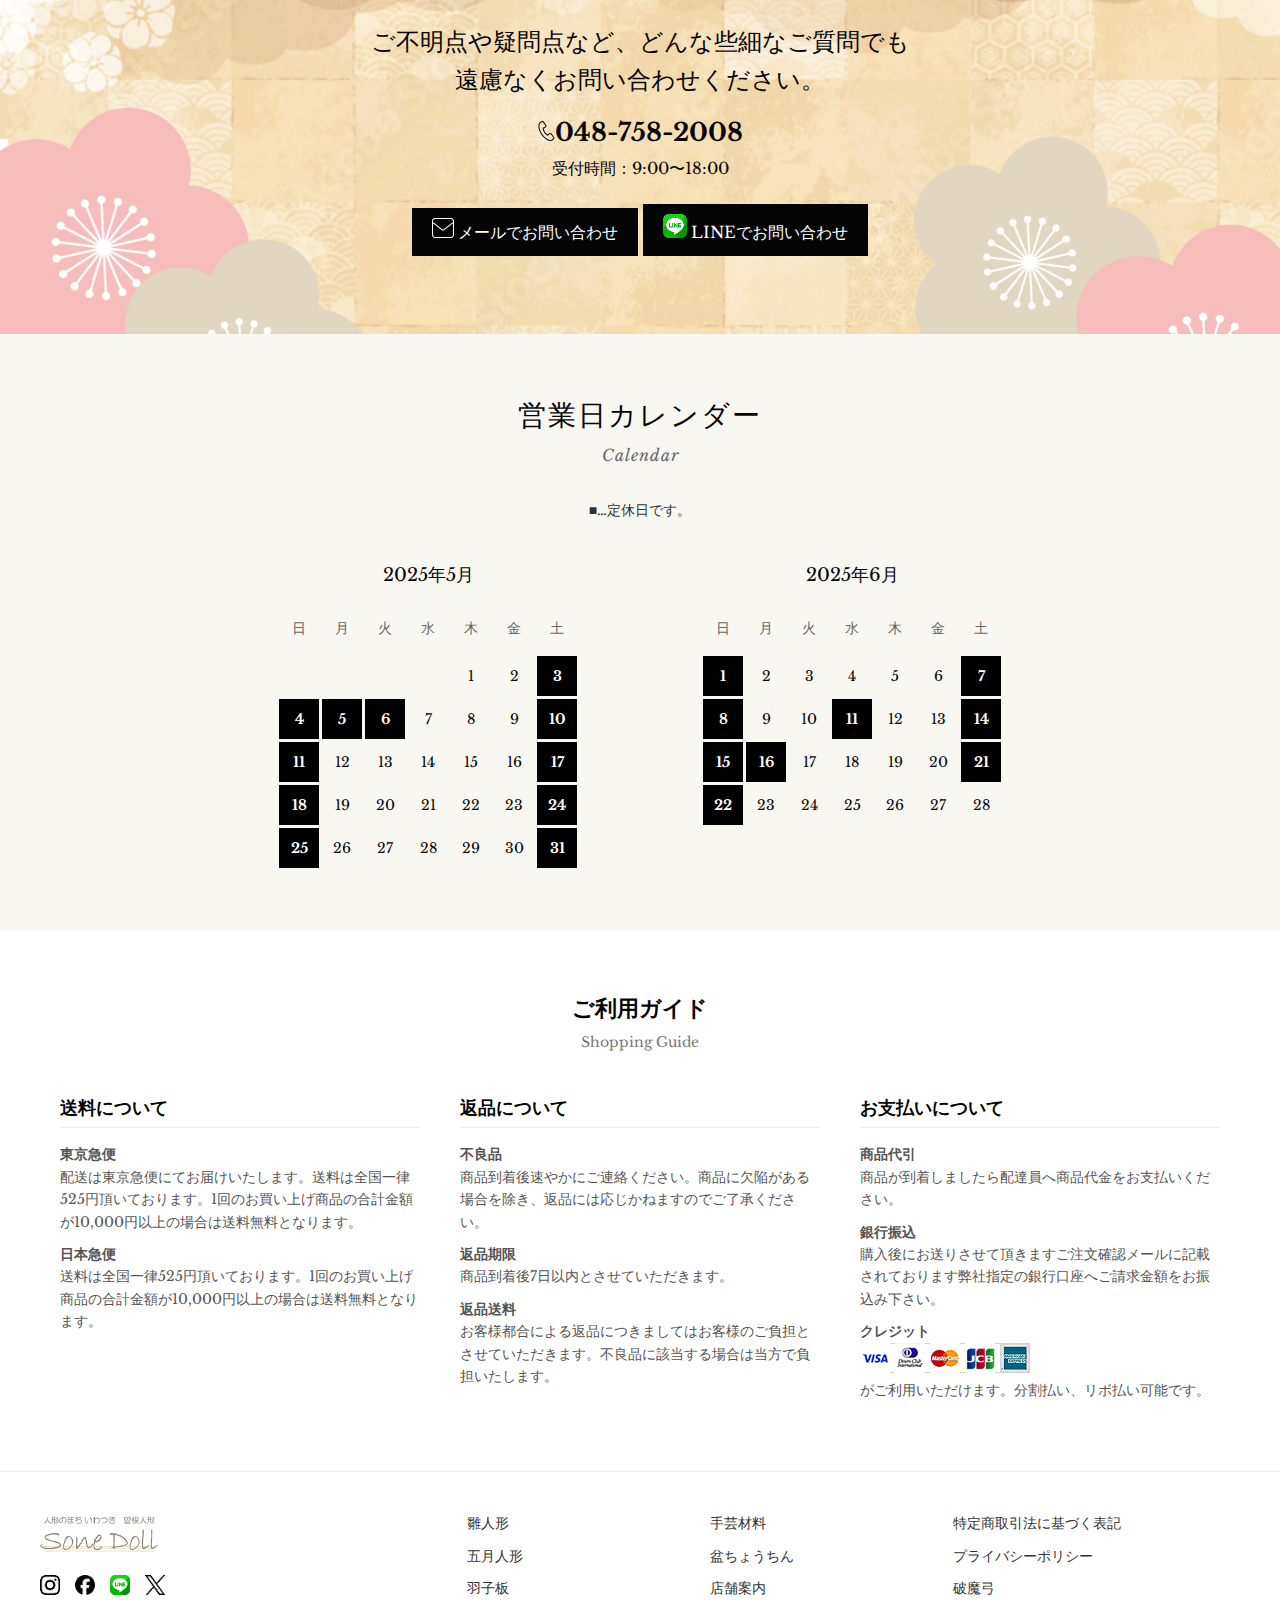
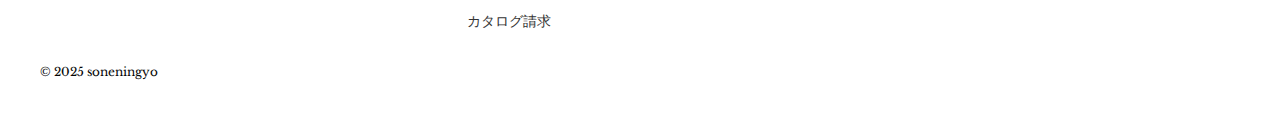
<file: CatalogPage.html>
<!DOCTYPE html>
<html lang="ja">
<head>
    <meta charset="UTF-8">
    <meta name="viewport" content="width=device-width, initial-scale=1.0">
    <title>カタログ請求 - Catalog Request</title>
    <link href="https://fonts.googleapis.com/css2?family=Noto+Serif+JP:wght@400;600&family=Libre+Baskerville:wght@400&display=swap" rel="stylesheet">
  <link rel="stylesheet" href="styles.css">
  
</head>
<body>

          <!-- Header -->
        <header class="header">
            <div class="header-top">
                       <div class="mobile-menu-btn"
                            onclick="toggleMobileMenu()">
                        
                            <span></span>
                            <span></span>
                        </div>
               <div class="nav-logo">
                 <div class="logo">
                    <img src="assets/logo.png" alt="Logo">
                </div>

                <nav class="main-nav">
                    <a href="#">雛人形</a>
                    <a href="#">五月人形</a>
                    <a href="#">羽子板</a>
                    <a href="#">破魔弓</a>
                    <a href="#">手芸材料</a>
                    <a href="#">盆ちょうちん</a>
                </nav>
               </div>

                <div class="header-right">
                    <div class="header-info">
                        <span>店舗案内</span>
                        <span>カタログ請求</span>
                        <span><img src="assets/LineIcon.png" alt></span>
                        <span class="icon"><img src="assets/mail.png"
                                alt></span>
                        <div class="phone-number">
                            <span class="icon"><img src="assets/phone.png"
                                    alt></span>
                            <div class="phone-text">048-758-2008</div>
                        </div>
                    </div>

                    <div class="nav-container">

                        <div class="social-icons">
                            <div class="social-icon"> <span class="icon"><img
                                        src="assets/search.png" alt></span>
                            </div>
                            <div class="social-icon"> <span class="icon"><img
                                        src="assets/person.png" alt></span>
                            </div>
                            <div class="social-icon"> <span class="icon"><img
                                        src="assets/cart.png" alt></span>
                            </div>
                        </div>

                 
                    </div>
                </div>
            </div>
        </header>

        <!-- Mobile Navigation -->
        <nav class="mobile-nav" id="mobileNav">
            <div class="mobile-nav-header" >
                <div class="logo"><img src="./assets/logo.png" alt=""></div>
                 
                            
                            <div style="display: flex; gap:6px; align-items:center">
                                <div class="social-icons"> <span class="icon"><img
                                        src="assets/person.png" alt></span>
                            </div>
                            
                            <div class="social-icons"> <span class="icon"><img
                                        src="assets/cart.png" alt></span>
                            </div>
                        

                <div class="close-btn" onclick="toggleMobileMenu()">✕</div>
                            </div>
            </div>

            <div class="search-container">
                <input type="text" class="search-box"
                    placeholder="お探しの商品は何ですか？">
            </div>

            <div class="mobile-nav-section">
                <div class="mobile-nav-title">
                    雛人形 <span><svg xmlns="http://www.w3.org/2000/svg" width="14" height="14" viewBox="0 0 24 24" fill="none" stroke="currentColor" stroke-width="2" stroke-linecap="round" stroke-linejoin="round">
  <polyline points="6 15 12 9 18 15"></polyline>
</svg>
</span>
                </div>
                <ul class="mobile-nav-list">
                    <li>ケース飾り</li>
                    <li>収納飾り</li>
                    <li>親王飾り</li>
                    <li>五人飾り</li>
                    <li>十五人飾り</li>
                    <li>木目込み人形飾り</li>
                </ul>
            </div>

            <div class="mobile-nav-section">
                <div class="mobile-nav-title">
                    五月人形 <span><svg xmlns="http://www.w3.org/2000/svg" width="14" height="14" viewBox="0 0 24 24" fill="none" stroke="currentColor" stroke-width="2" stroke-linecap="round" stroke-linejoin="round">
        <polyline points="6 9 12 15 18 9"></polyline>
      </svg></span>
                </div>
            </div>

            <div class="mobile-nav-section">
                <div class="mobile-nav-title">
                    羽子板 <span><svg xmlns="http://www.w3.org/2000/svg" width="14" height="14" viewBox="0 0 24 24" fill="none" stroke="currentColor" stroke-width="2" stroke-linecap="round" stroke-linejoin="round">
        <polyline points="6 9 12 15 18 9"></polyline>
      </svg></span>
                </div>
            </div>

            <div class="mobile-nav-section">
                <div class="mobile-nav-title">
                    破魔弓 <span><svg xmlns="http://www.w3.org/2000/svg" width="14" height="14" viewBox="0 0 24 24" fill="none" stroke="currentColor" stroke-width="2" stroke-linecap="round" stroke-linejoin="round">
        <polyline points="6 9 12 15 18 9"></polyline>
      </svg></span>
                </div>
            </div>

            <div class="mobile-nav-section">
                <div class="mobile-nav-title">
                    手芸材料 <span><svg xmlns="http://www.w3.org/2000/svg" width="14" height="14" viewBox="0 0 24 24" fill="none" stroke="currentColor" stroke-width="2" stroke-linecap="round" stroke-linejoin="round">
        <polyline points="6 9 12 15 18 9"></polyline>
      </svg>
</span>
                </div>
            </div>

            <div class="mobile-nav-section">
                <div class="mobile-nav-title">ご利用ガイド</div>
                <ul class="mobile-nav-list">
                    <li>配送・送料について</li>
                    <li>返品について</li>
                    <li>支払い方法について</li>
                    <li>特定商取引法に基づく表記</li>
                    <li>プライバシーポリシー</li>
                    <li>お問い合わせ</li>
                </ul>
            </div>
        </nav>
    <!-- Breadcrumb Navigation -->
    <div class="mokab-breadcrumb">
        <span class="mokab-breadcrumb-home">TOP</span>
        <div class="mokab-breadcrumb-separator"><svg xmlns="http://www.w3.org/2000/svg" width="14" height="14" viewBox="0 0 24 24" fill="none" stroke="currentColor" stroke-width="2" stroke-linecap="round" stroke-linejoin="round">
  <polyline points="9 6 15 12 9 18"></polyline>
</svg>
</div>
        <span class="mokab-breadcrumb-current">カタログ請求</span>
    </div>
    <div class="catalog-main-container">
        <!-- Header Section -->
        <section class="catalog-header-section">
            <div class="catalog-title-wrapper">
                <h1 class="catalog-main-title">カタログ請求</h1>
                <p class="catalog-subtitle-english">Catalog</p>
            </div>
            
            <p class="catalog-description-text">
                羽子板・破魔弓、雛人形、五月人形、手芸木目込みのカタログをご希望の方は、
                下記よりダウンロードいただくか、お電話（048-758-2008）、またはお問い合わせフォームにてお申し込みください。
                送料無料でお送りいたします。
            </p>
        </section>

        <!-- Products Grid -->
        <section class="catalog-products-grid">
            <div class="catalog-product-card">
                <div class="catalog-product-image"><img src="./assets/Catalog1.png" alt=""></div>
                <div class="catalog-product-info">
                    <h3 class="catalog-product-name">雛人形</h3>
                    <button class="catalog-download-button" aria-label="雛人形カタログをダウンロード">
                        <span class="add button">→</span>
                    </button>
                </div>
            </div>

            <div class="catalog-product-card">
                <div class="catalog-product-image"><img src="./assets/Catalog2.png" alt=""></div>
                <div class="catalog-product-info">
                    <h3 class="catalog-product-name">五月人形</h3>
                    <button class="catalog-download-button" aria-label="五月人形カタログをダウンロード">
                    <span class="add button">→</span>
                    </button>
                </div>
            </div>

            <div class="catalog-product-card">
                <div class="catalog-product-image"><img src="./assets/Catalog3.png" alt=""></div>
                <div class="catalog-product-info">
                    <h3 class="catalog-product-name">羽子板・破魔弓</h3>
                    <button class="catalog-download-button" aria-label="羽子板・破魔弓カタログをダウンロード">
                    <span class="add button">→</span>
                    </button>
                </div>
            </div>

             <div class="catalog-product-card">
                <div class="catalog-product-image"><img src="./assets/Catalog4.png" alt=""></div>
                <div class="catalog-product-info">
                    <h3 class="catalog-product-name">手芸木目込み</h3>
                    <button class="catalog-download-button" aria-label="手芸木目込みカタログをダウンロード">
                    <span class="add button">→</span>
                    </button>
                </div>
            </div>
        </section>
            <!-- Contact Section -->
<div class="banner1" style="max-width: 1170px;">
     <div class="catalog-contact-info banner-text">
                    <h2 class="catalog-contact-title">
                        カタログ請求・<br/>お問い合わせはこちらから
                    </h2>
                    <p class="catalog-contact-description">
                        ご希望のカタログをダウンロードいただくか、
                        お電話またはフォームよりお気軽にお申し込みください。
                        <br/>
                     送料無料でお届けいたします。
                    </p>
                </div>
    <div class="catalog-contact-buttons">
                    <a href="mailto:info@example.com" class="catalog-email-button">
                        <div class="catalog-email-icon"><img src="./assets/mailWhite.png" alt=""></div>
                        メールでお問い合わせ
                    </a>
                    
                    <a href="#" class="catalog-line-button">
                        <div class="catalog-line-icon"><img src="./assets/LineIcon.png" alt=""></div>
                      
                        LINEでお問い合わせ
                    </a>
                </div>
  </div>
     <!-- Section 2: Repair Support -->
  <section id="repair-support1">
  <img src="./assets/Banner1.png" alt="Repair Support Background" class="bg-img" />
  <div class="content">
    <h2 style="font-weight: 100;">ご不明点や疑問点など、どんな些細なご質問でも <br/>
遠慮なくお問い合わせください。</h2>
<h3><img src="./assets/phone.png" alt="">048-758-2008</h3>
    <p>受付時間：9:00〜18:00</p>
  <div style="gap: 16px;" class="display">
      <a href="#" class="button"><img style="padding-right: 4px;" src="./assets/mailWhite.png" alt="">メールでお問い合わせ</a>
        <a href="#" class="button"><img style="padding-right: 4px;" src="./assets/LineIcon.png" alt="">LINEでお問い合わせ</a>
  </div>

  </div>
</section>
  <!-- === Calendar Section === -->
  <section class="calendar-section">
    <h2>営業日カレンダー</h2>
        <p class="subtitle">Calendar</p>

    <p>■…定休日です。</p>

    <div class="calendar-container">
      <!-- May -->
      <div class="calendar">
        <h3>2025年5月</h3>
        <table>
          <tr><th>日</th><th>月</th><th>火</th><th>水</th><th>木</th><th>金</th><th>土</th></tr>
          <tr><td></td><td></td><td></td><td></td><td>1</td><td>2</td><td class="holiday">3</td></tr>
          <tr><td class="holiday">4</td><td class="holiday">5</td><td class="holiday">6</td><td>7</td><td>8</td><td>9</td><td class="holiday">10</td></tr>
          <tr><td class="holiday">11</td><td>12</td><td>13</td><td>14</td><td>15</td><td>16</td><td class="holiday">17</td></tr>
          <tr><td class="holiday">18</td><td>19</td><td>20</td><td>21</td><td>22</td><td>23</td><td class="holiday">24</td></tr>
          <tr><td class="holiday">25</td><td>26</td><td>27</td><td>28</td><td>29</td><td>30</td><td class="holiday">31</td></tr>
        </table>
      </div>

      <!-- June -->
      <div class="calendar">
        <h3>2025年6月</h3>
        <table>
          <tr><th>日</th><th>月</th><th>火</th><th>水</th><th>木</th><th>金</th><th>土</th></tr>
          <tr><td class="holiday">1</td><td>2</td><td>3</td><td>4</td><td>5</td><td>6</td><td class="holiday">7</td></tr>
          <tr><td class="holiday">8</td><td>9</td><td>10</td><td class="holiday">11</td><td>12</td><td>13</td><td class="holiday">14</td></tr>
          <tr><td class="holiday">15</td><td class="holiday">16</td><td>17</td><td>18</td><td>19</td><td>20</td><td class="holiday">21</td></tr>
          <tr><td class="holiday">22</td><td>23</td><td>24</td><td>25</td><td>26</td><td>27</td><td>28</td></tr>
        </table>
      </div>
    </div>
  </section>

  <!-- === Shopping Guide === -->
  <div class="guide-container">
    <h2>ご利用ガイド</h2>

    <p class="subtitle">Shopping Guide</p>

    <div class="guide-sections">
      <!-- Shipping -->
      <div class="guide-section">
        <h3>送料について</h3>
        <p><strong>東京急便</strong><br>配送は東京急便にてお届けいたします。送料は全国一律525円頂いております。1回のお買い上げ商品の合計金額が10,000円以上の場合は送料無料となります。</p>
        <p><strong>日本急便</strong><br>送料は全国一律525円頂いております。1回のお買い上げ商品の合計金額が10,000円以上の場合は送料無料となります。</p>
      </div>

      <!-- Returns -->
      <div class="guide-section">
        <h3>返品について</h3>
        <p><strong>不良品</strong><br>商品到着後速やかにご連絡ください。商品に欠陥がある場合を除き、返品には応じかねますのでご了承ください。</p>
        <p><strong>返品期限</strong><br>商品到着後7日以内とさせていただきます。</p>
        <p><strong>返品送料</strong><br>お客様都合による返品につきましてはお客様のご負担とさせていただきます。不良品に該当する場合は当方で負担いたします。</p>
      </div>

      <!-- Payment -->
      <div class="guide-section">
        <h3>お支払いについて</h3>
        <p><strong>商品代引</strong><br>商品が到着しましたら配達員へ商品代金をお支払いください。</p>
        <p><strong>銀行振込</strong><br>購入後にお送りさせて頂きますご注文確認メールに記載されております弊社指定の銀行口座へご請求金額をお振込み下さい。</p>
        <p><strong>クレジット</strong><br><img src="./assets/cards.png" alt=""> <br/>
            がご利用いただけます。分割払い、リボ払い可能です。</p>
      </div>
    </div>
  </div>

  <!-- === Footer === -->
  <footer>
    <div class="footer-container">
      <div class="footer-left">
        <img src="./assets/logo.png" alt="Sone Doll Logo">
        <div class="social-icons2">
          <img class="social-icons1" src="./assets/Instagram.png" alt=""></a>
       <img class="social-icons1" src="./assets/facebook.png" alt=""></a>
        <img class="social-icons1" src="./assets/LineIcon.png" alt=""></a>
         <img class="social-icons1" src="./assets/Twitter.png" alt=""></a>
        </div>
      </div>

      <div class="footer-links">
        <a href="#">雛人形</a>
        <a href="#">手芸材料</a>
        <a href="#">特定商取引法に基づく表記</a>
        <a href="#">五月人形</a>
        <a href="#">盆ちょうちん</a>
        <a href="#">プライバシーポリシー</a>
        <a href="#">羽子板</a>
        <a href="#">店舗案内</a>
        <a href="#">破魔弓</a>
        <a href="#">カタログ請求</a>
      </div>
    </div>
    <p class="copyright">© 2025 soneningyo</p>
  </footer>
       <!-- Floating Cart Button -->
<div class="mokab-floating-wrapper">
 
    
    <!-- Mobile Icon -->
    <div class="mokab-floating-small">
        <img src="assets/phone.png" alt="Phone">
    </div>
   <!-- Line Icon -->
    <div class="mokab-floating-small">
        <img src="assets/LineIcon.png" alt="Line">
    </div>
    <!-- Main Cart -->
    <div class="mokab-floating-cart">
        <div class="mokab-floating-icon"><img src="assets/Book.png" alt=""></div>
        <div class="mokab-floating-text">カタログは<br/>こちら</div>
    </div>
</div>
    </div>
    <script src="https://cdnjs.cloudflare.com/ajax/libs/gsap/3.12.2/gsap.min.js"></script>

<script src="global.js"></script>
</body>
</html>
</file>
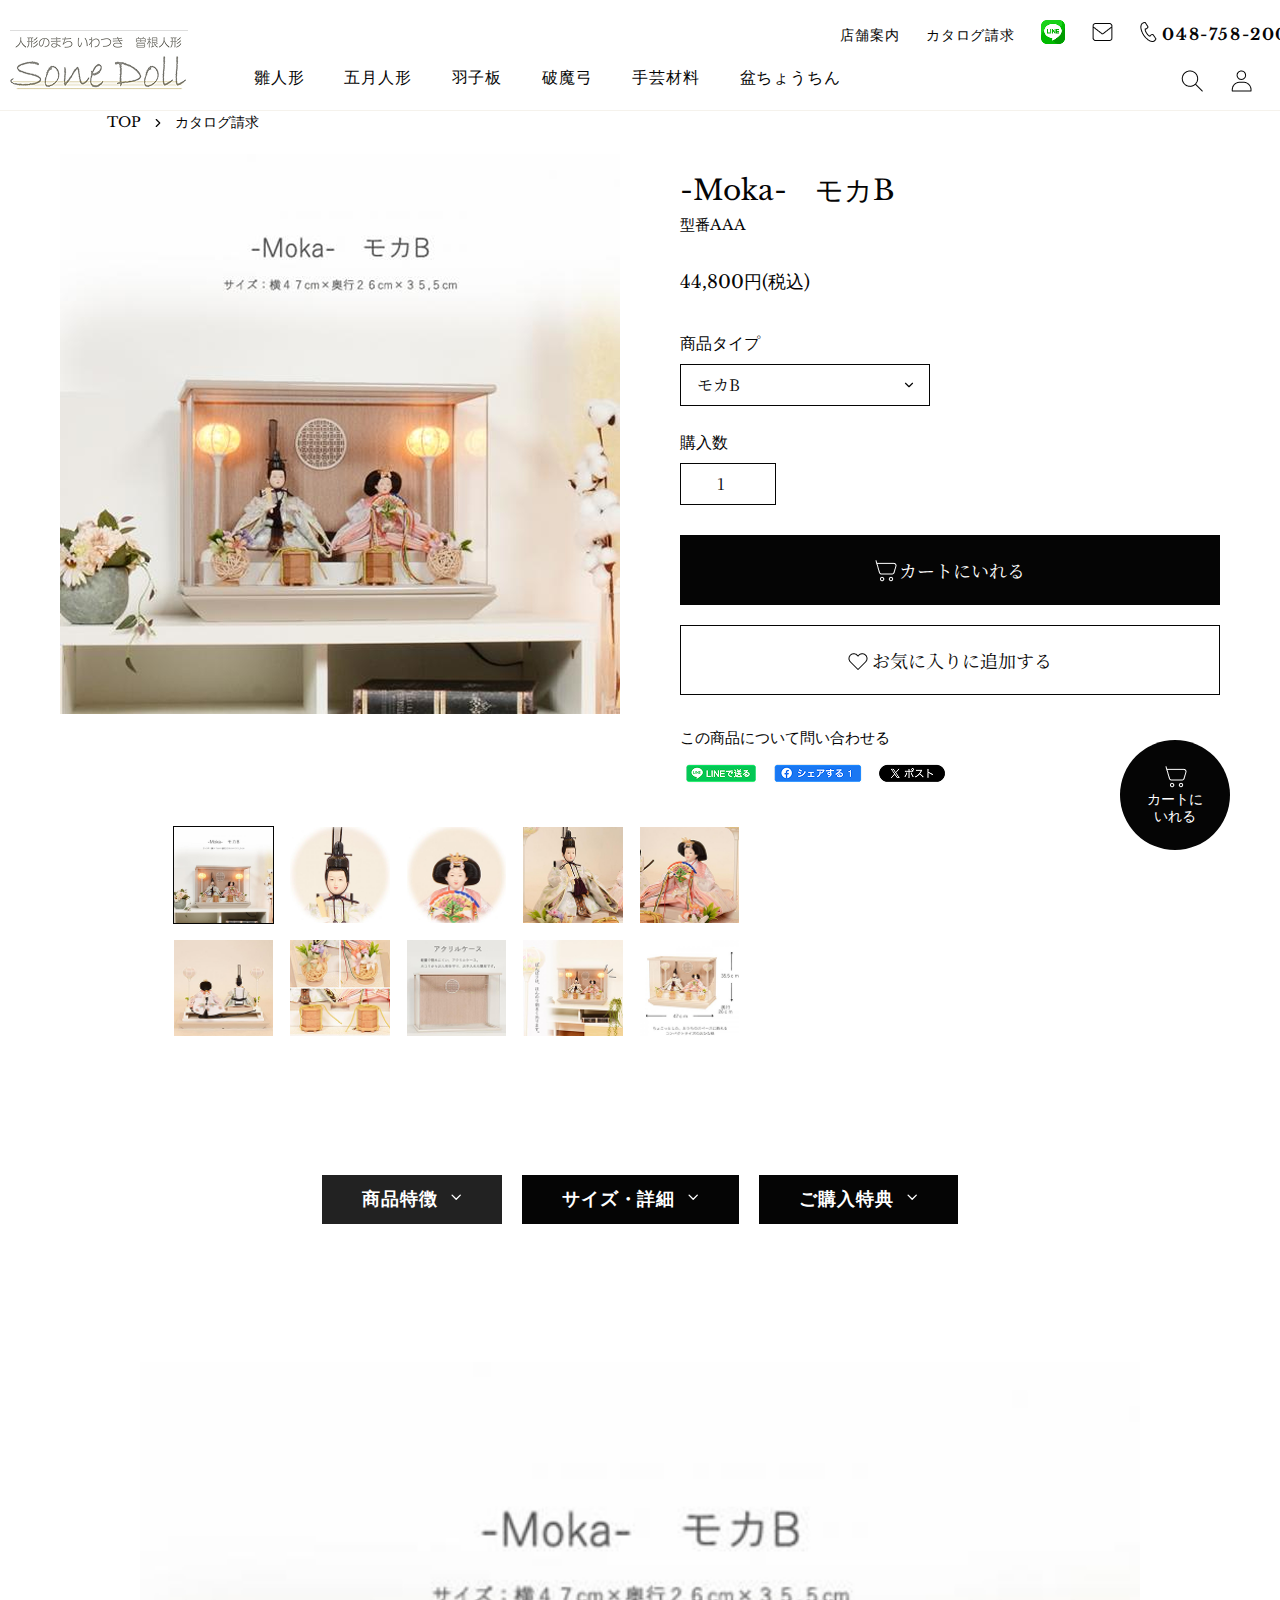
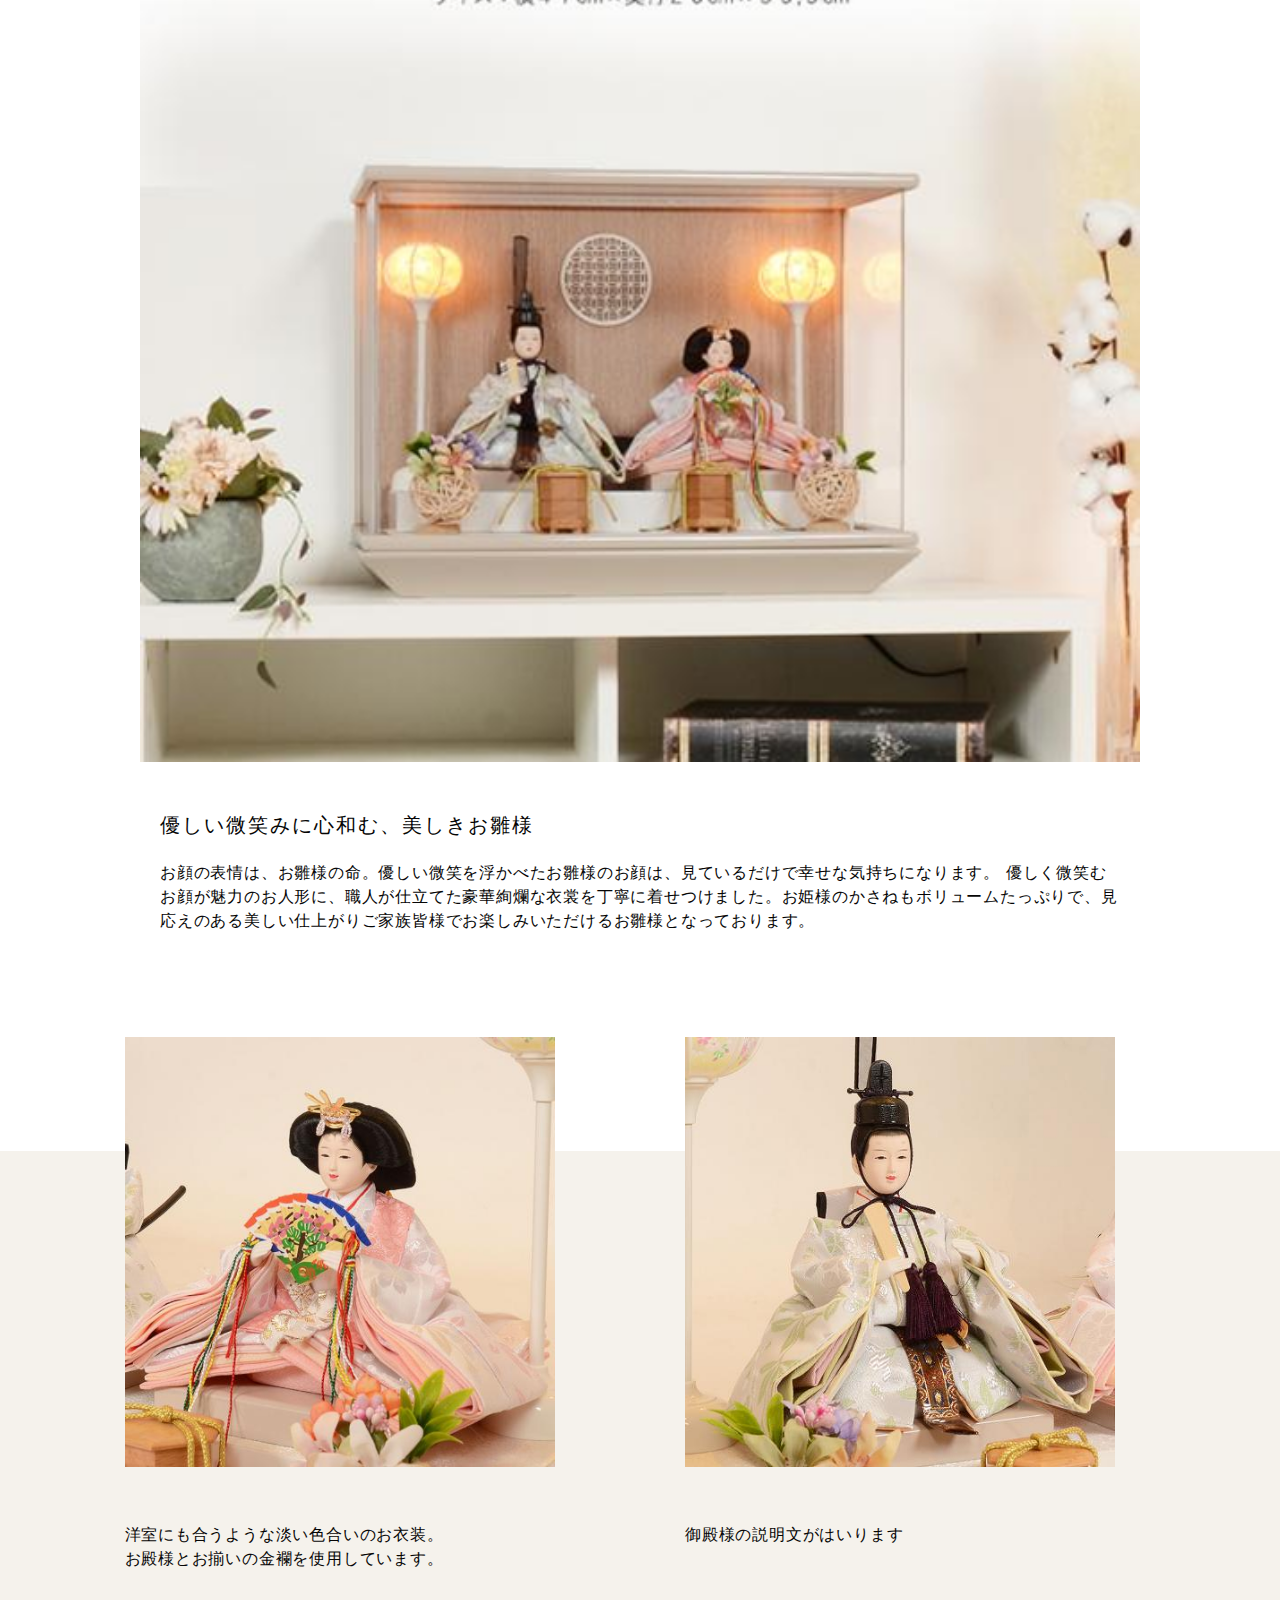
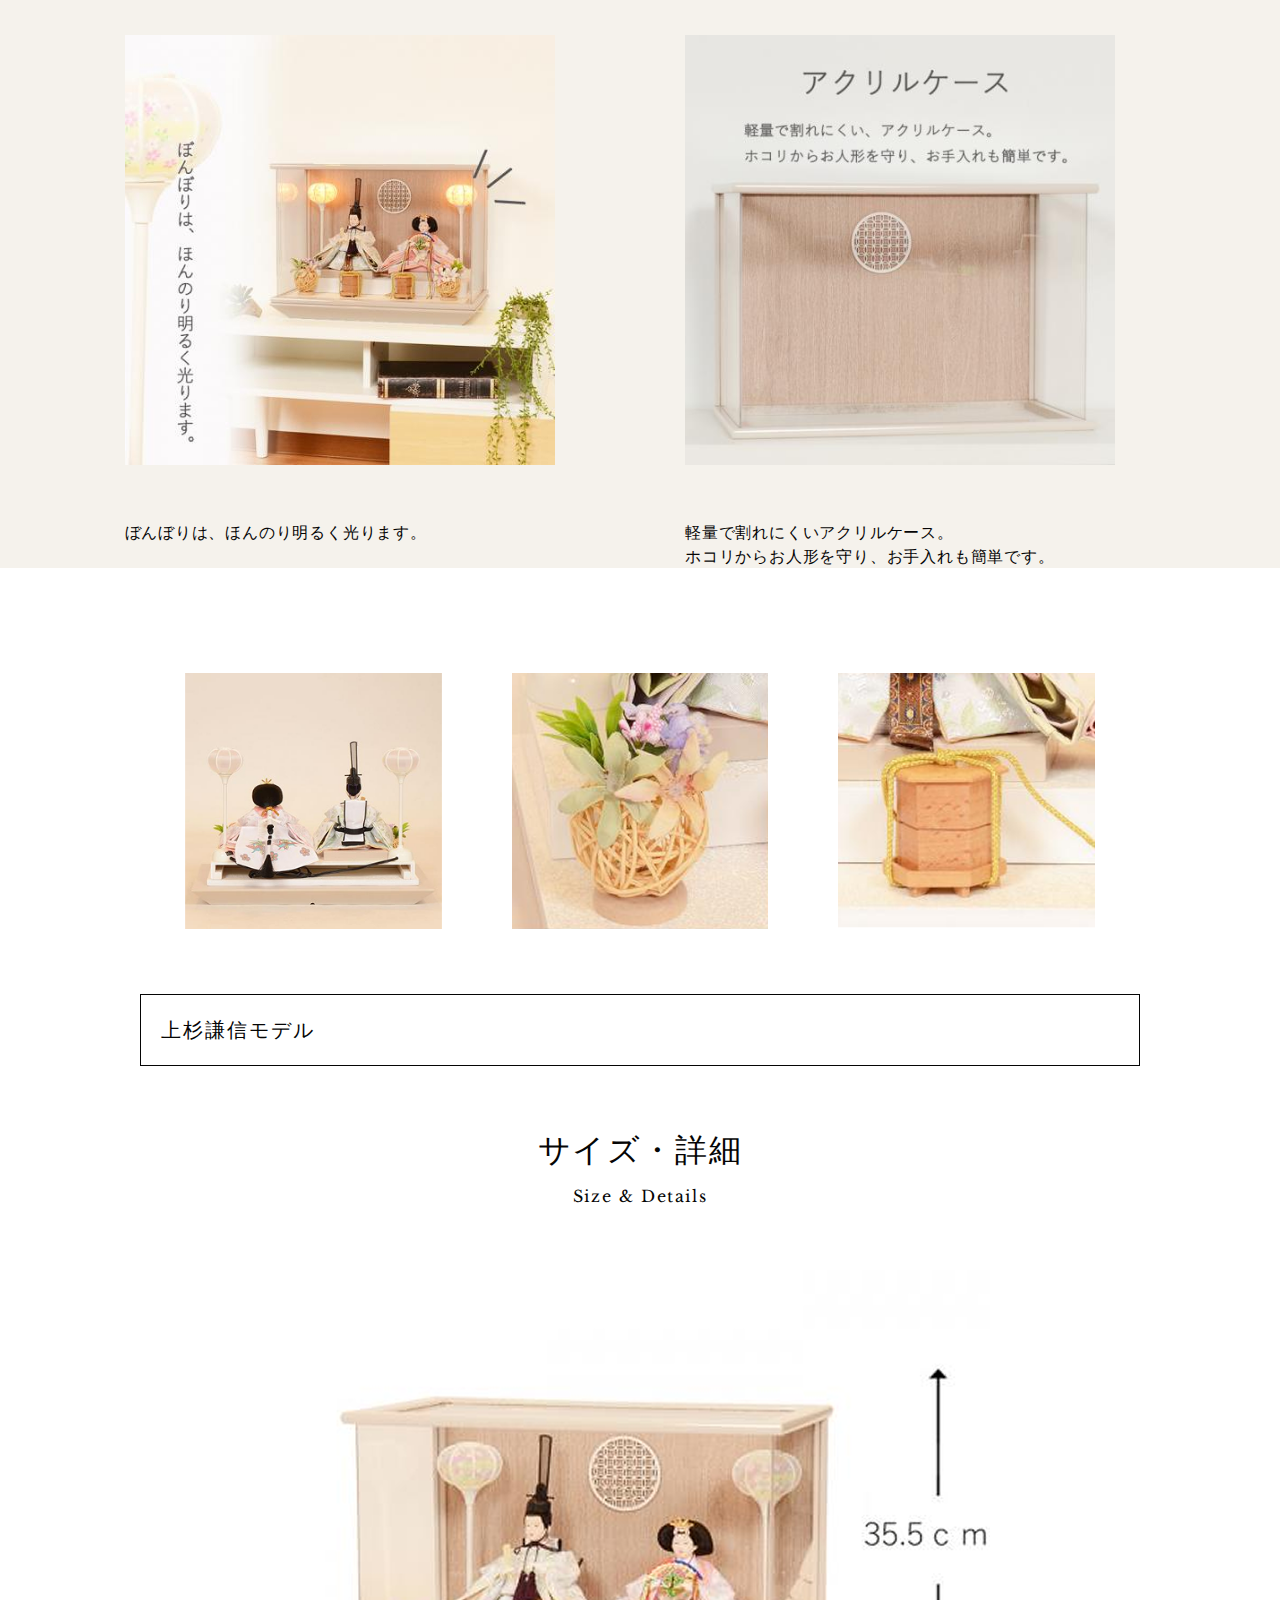
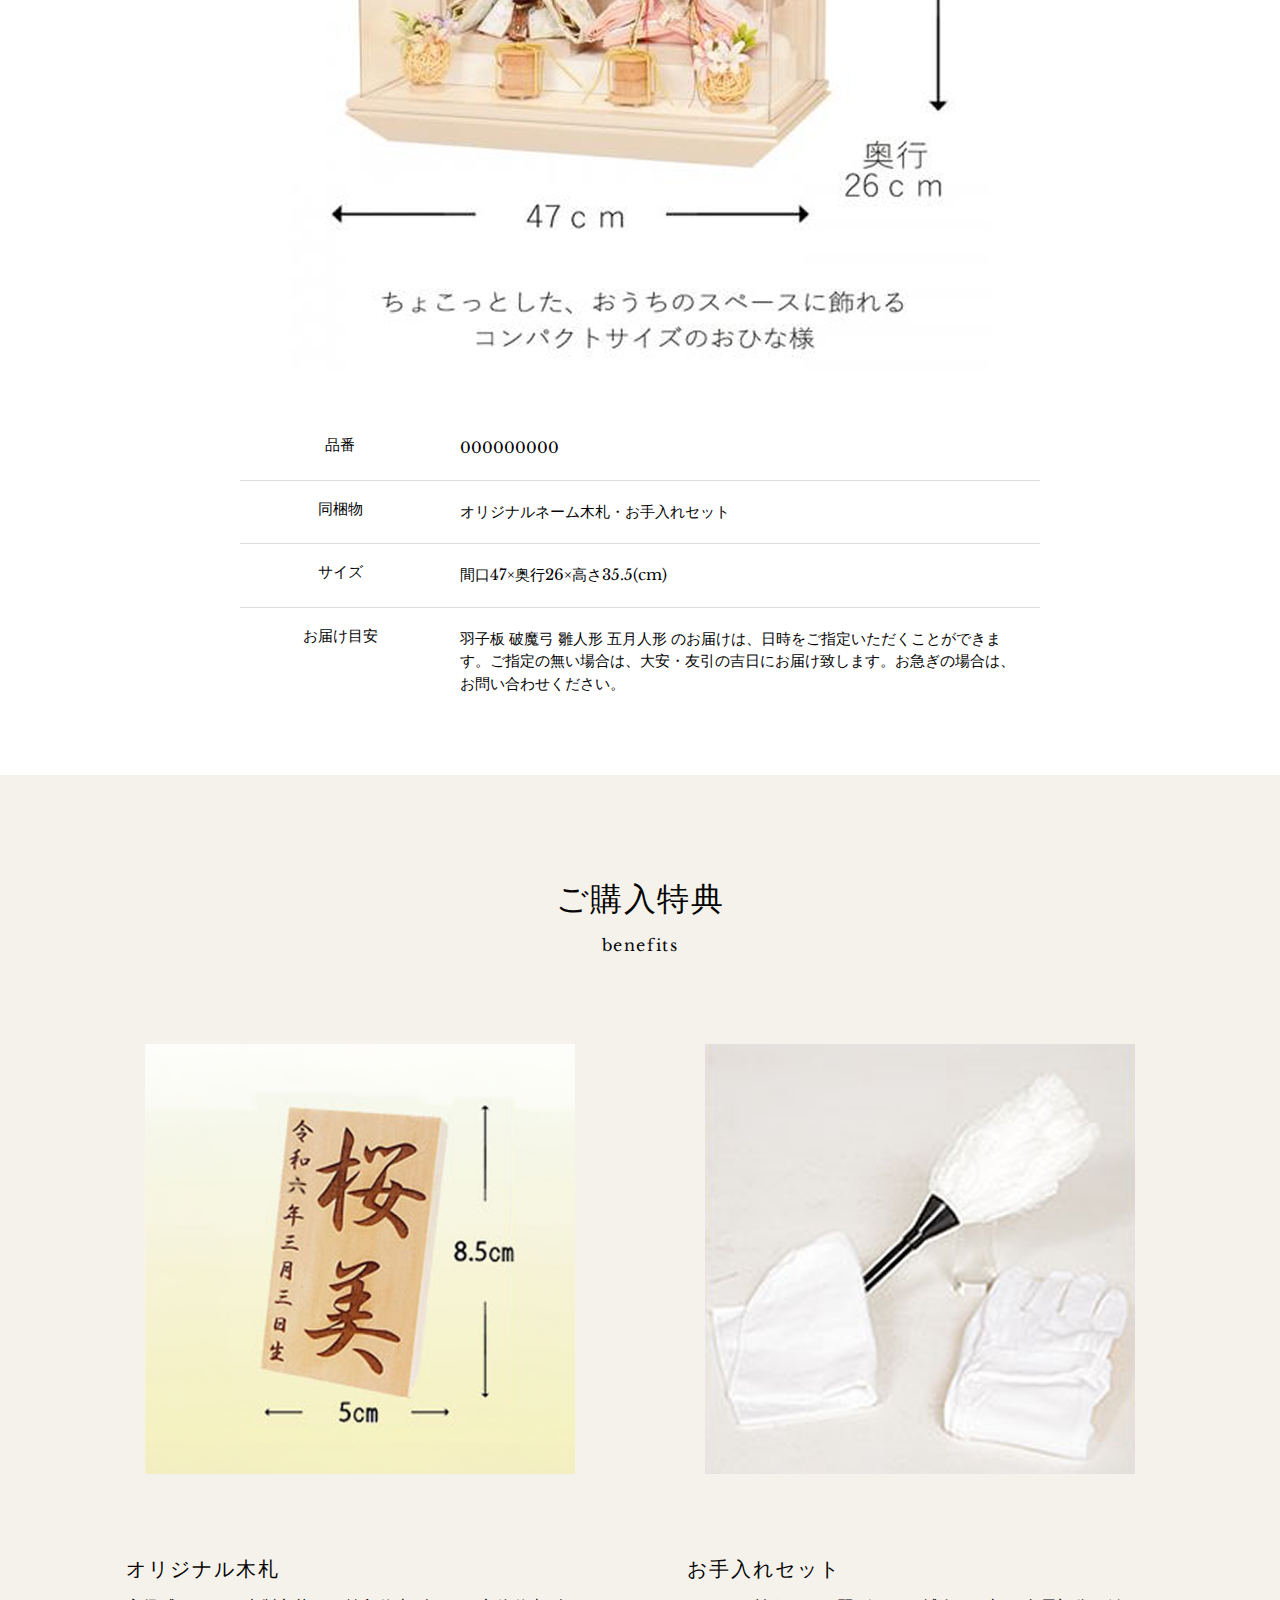
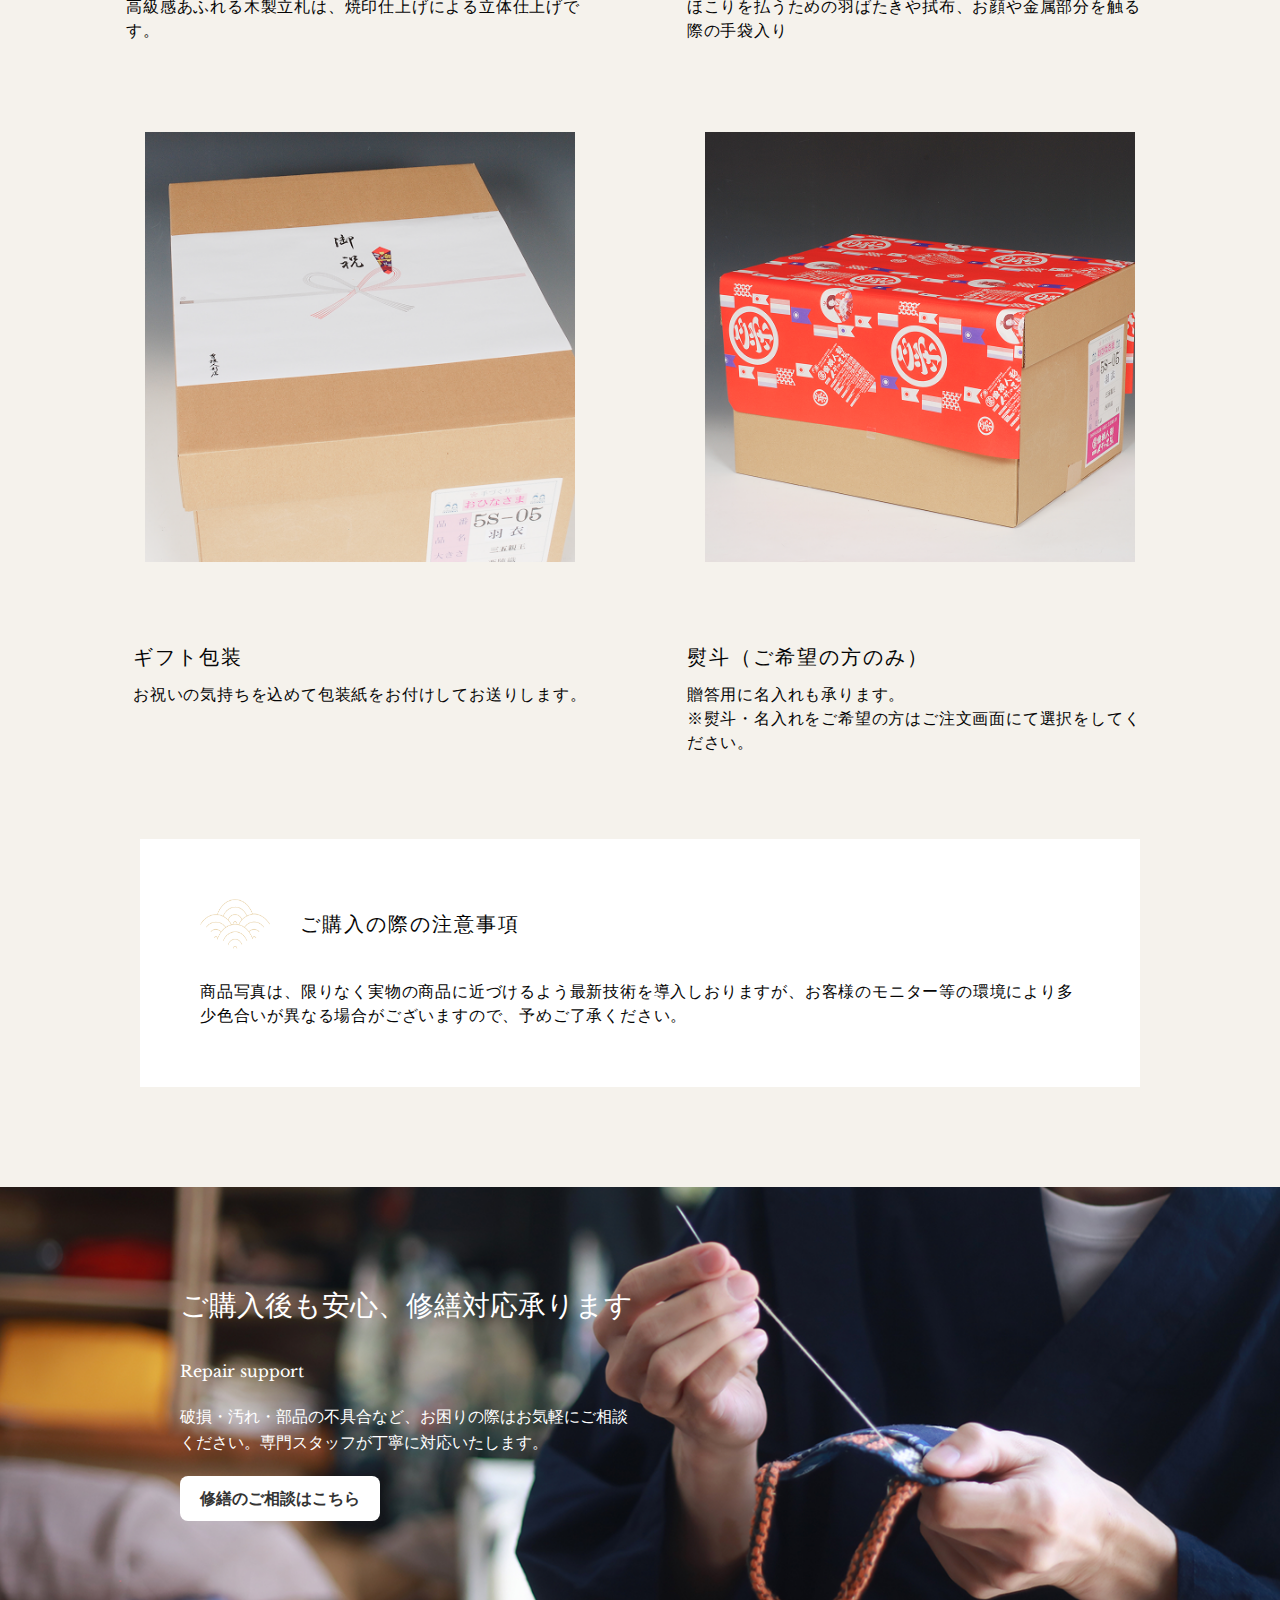
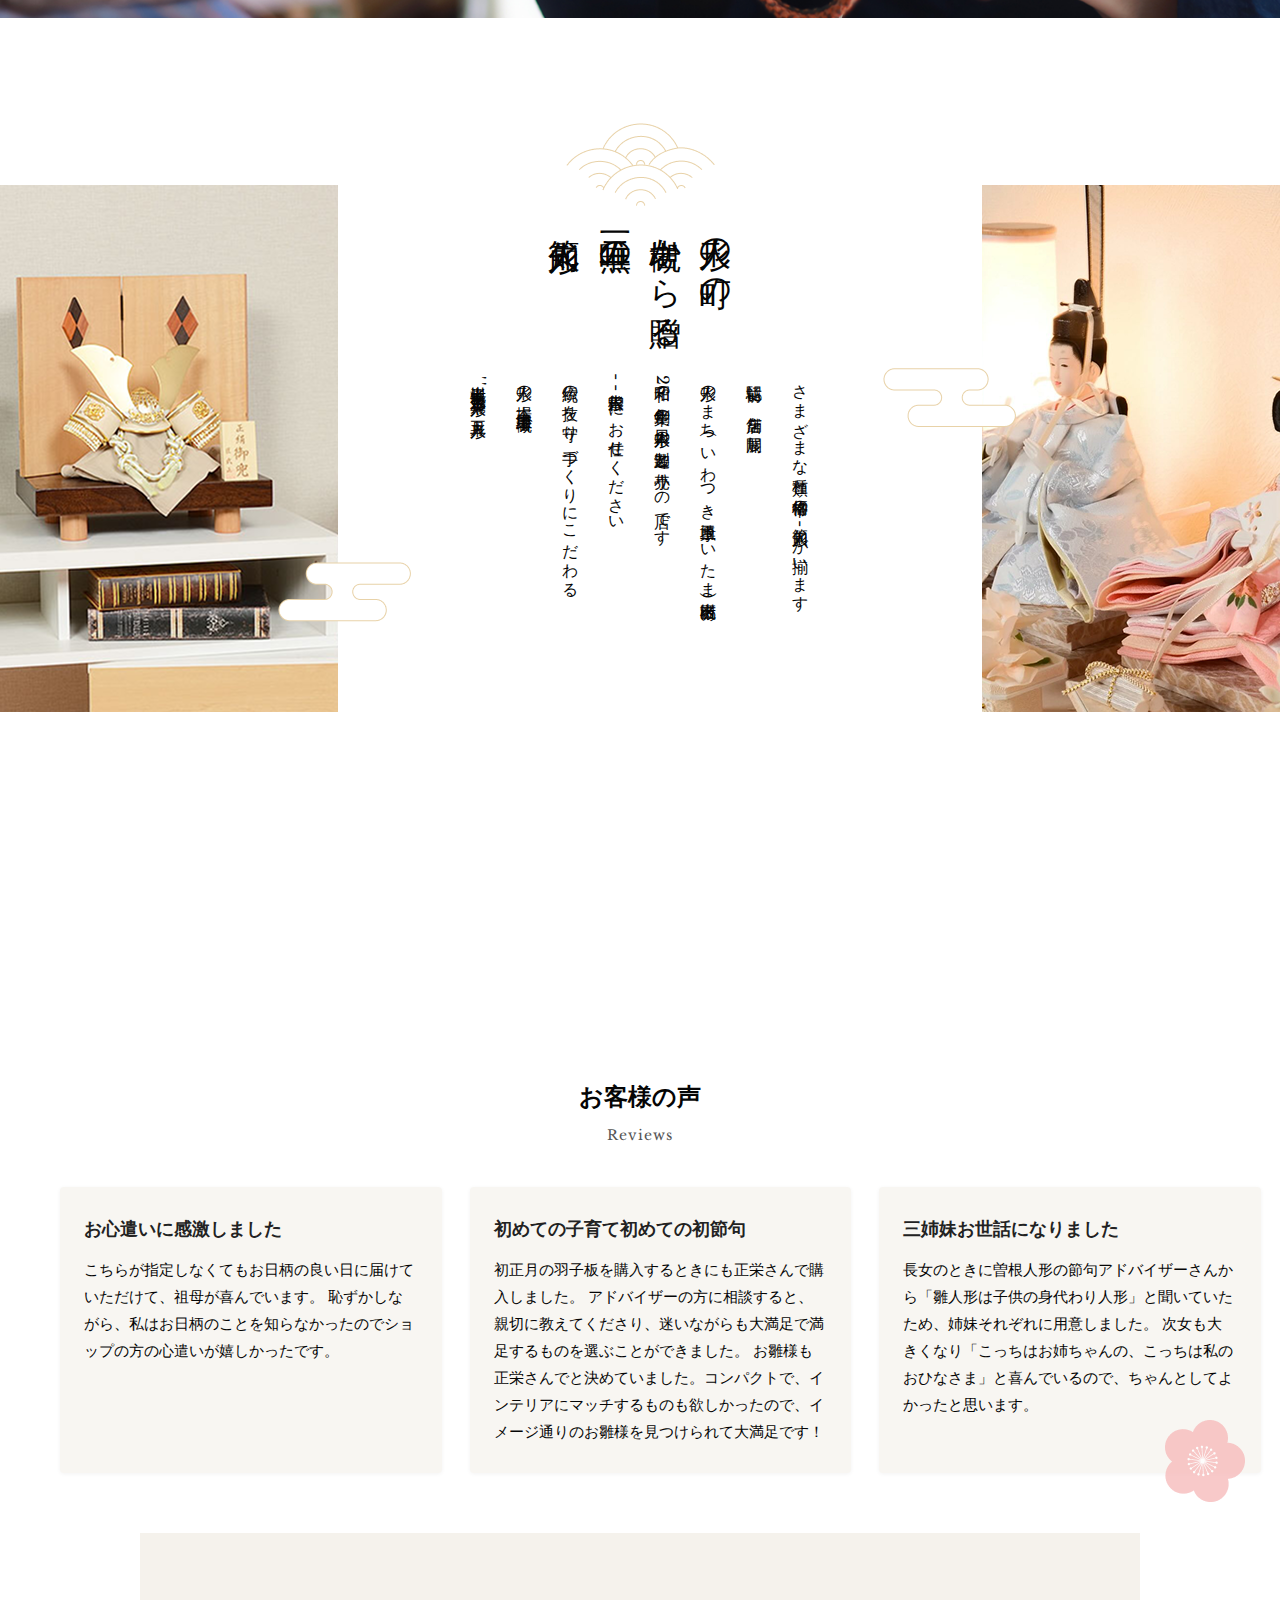
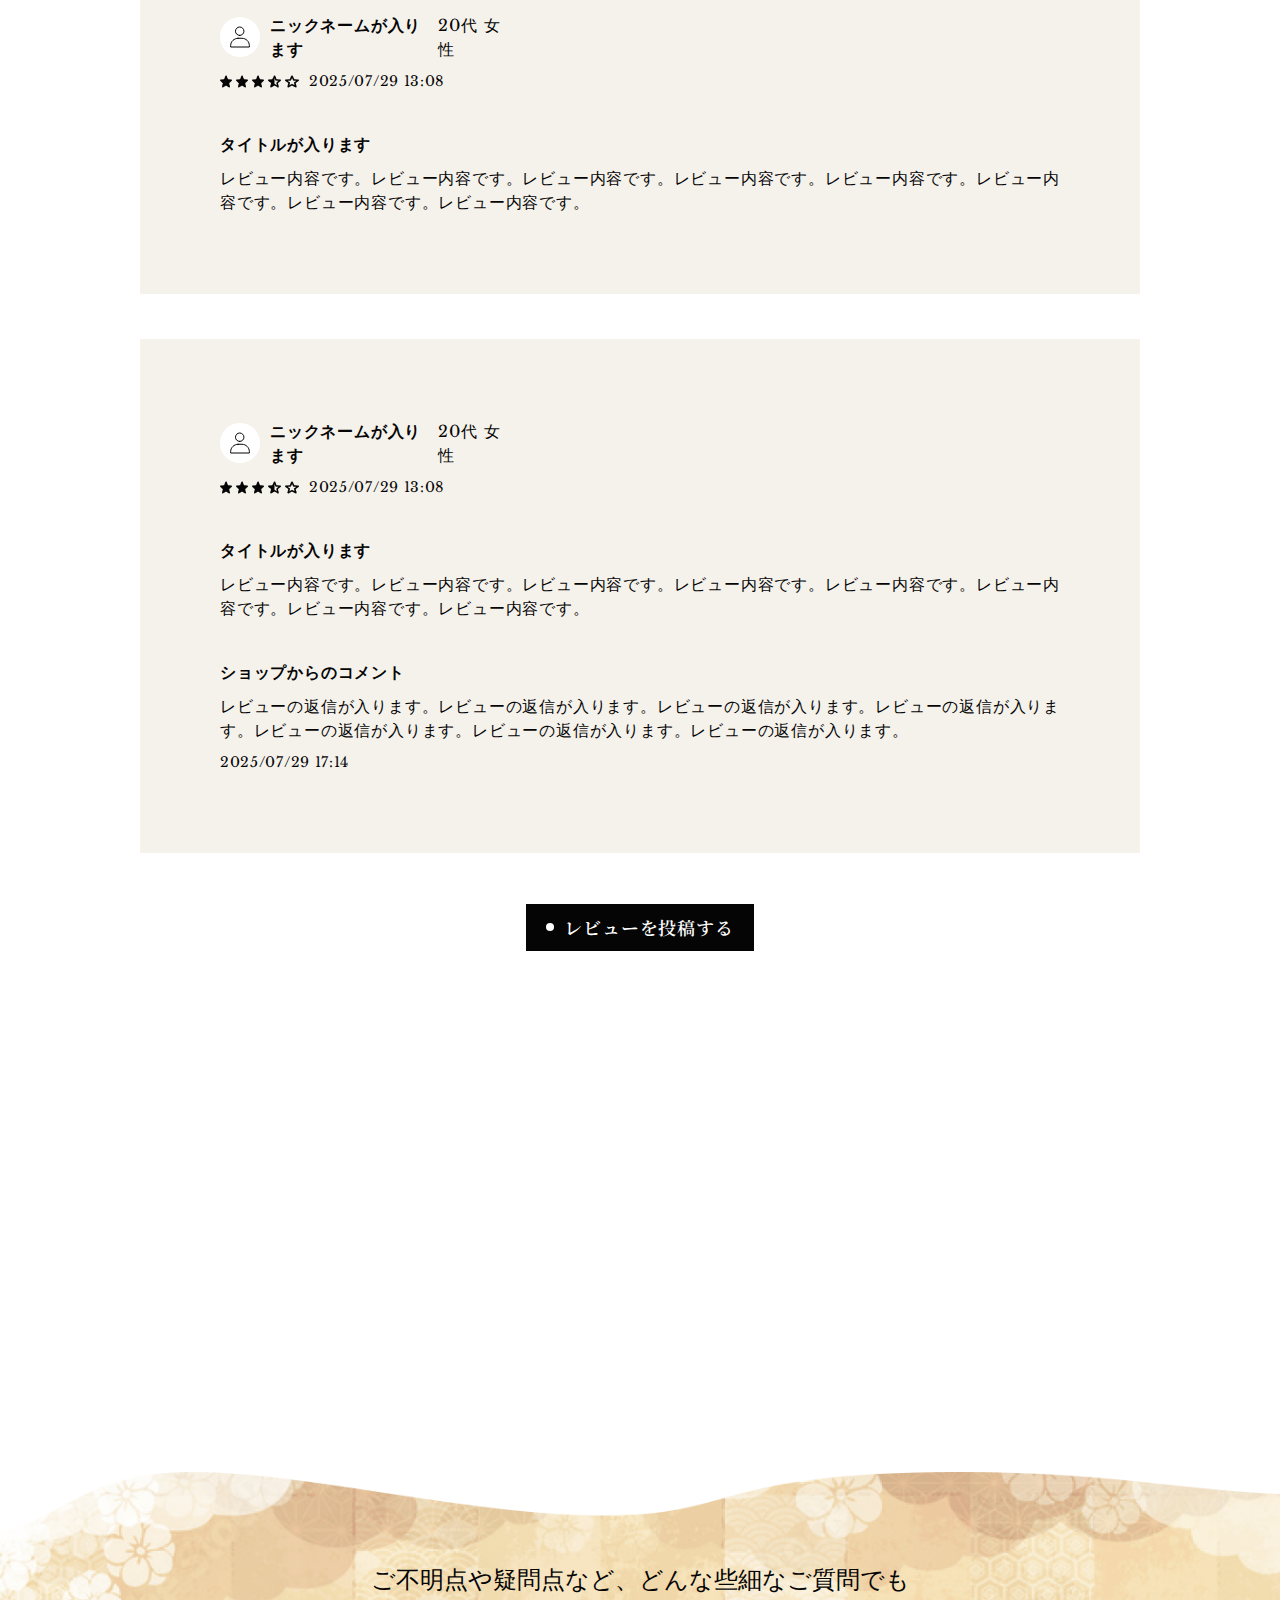
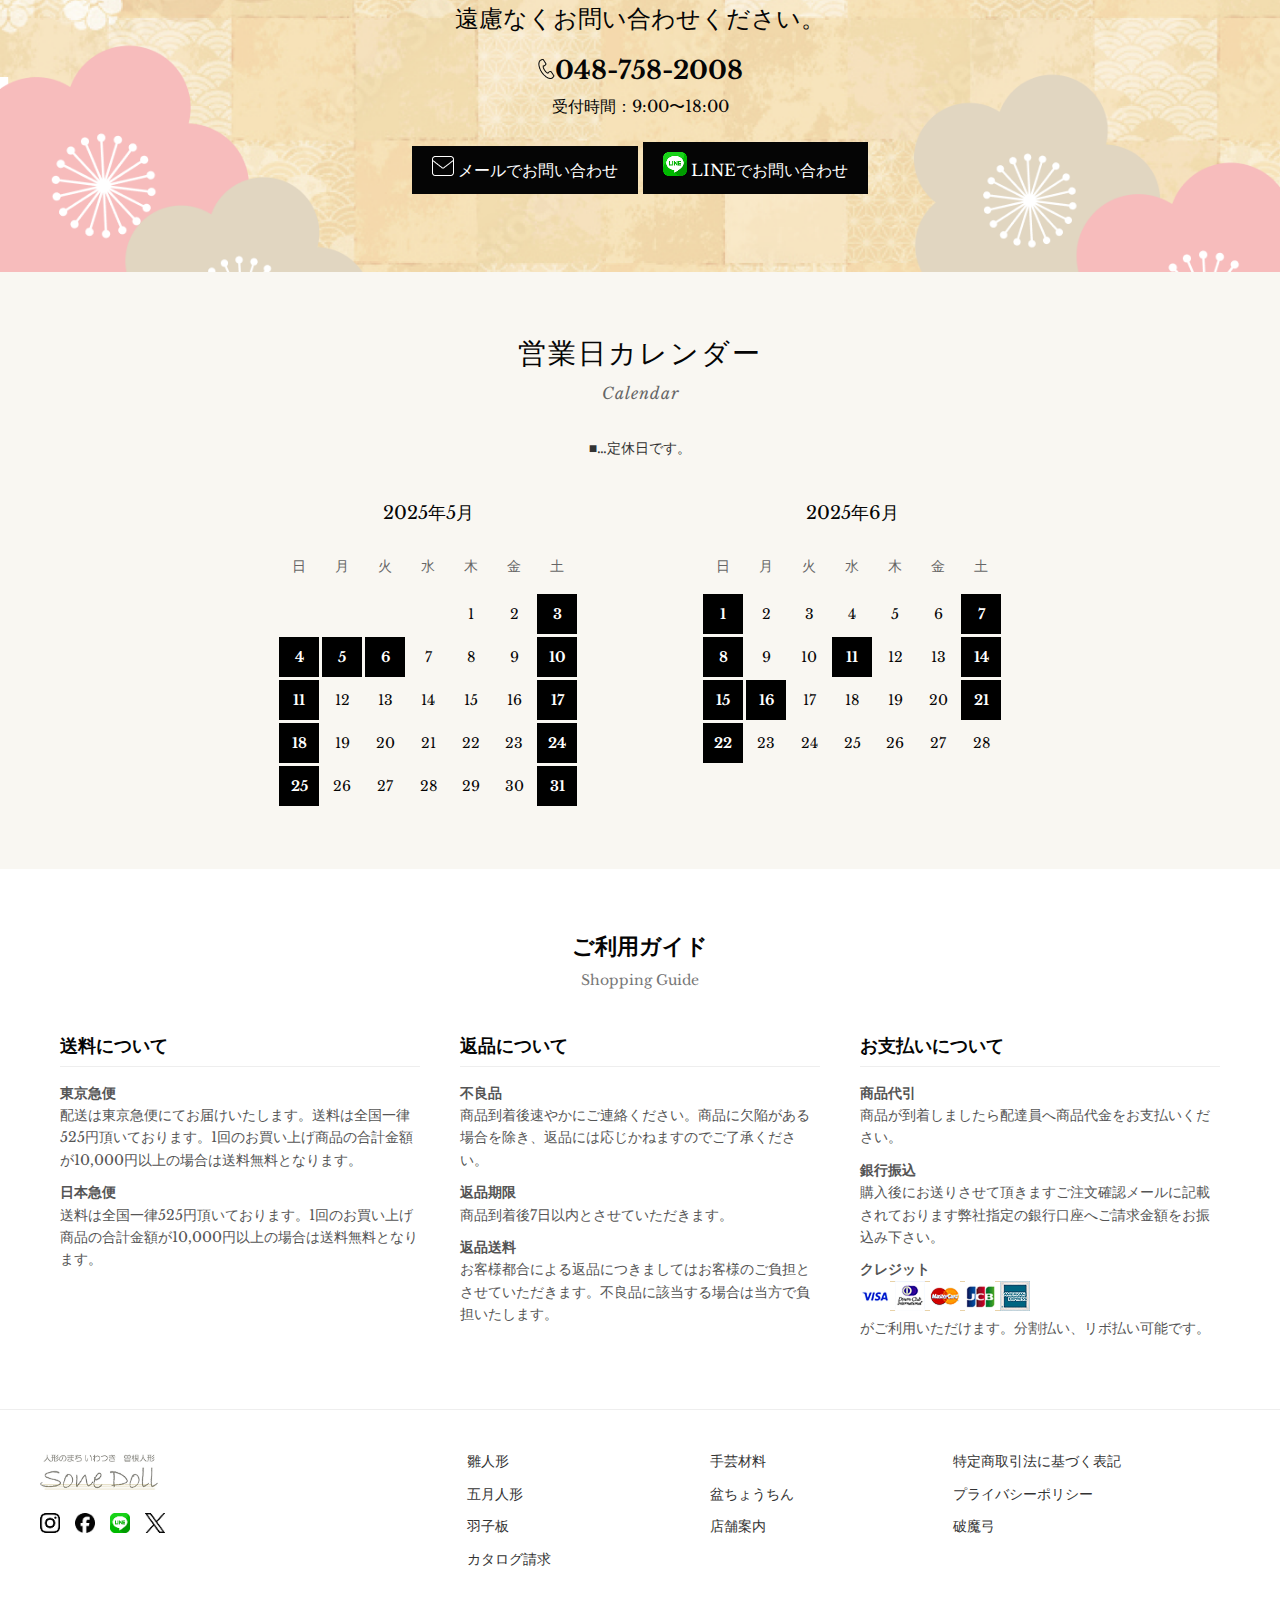
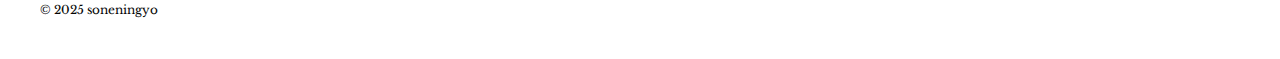
<file: Product.html>
<!DOCTYPE html>
<html lang="ja">
<head>
    <meta charset="UTF-8">
    <meta name="viewport" content="width=device-width, initial-scale=1.0">
    <title>-Moka- モカB | 雛人形商品ページ</title>
    <link href="https://fonts.googleapis.com/css2?family=Noto+Serif+JP:wght@300;400;500;600;700&family=Libre+Baskerville:wght@400;700&display=swap" rel="stylesheet">
    <link rel="stylesheet" href="styles.css">
</head>
<body>
      <!-- Header -->
        <header class="header">
            <div class="header-top">
                       <div class="mobile-menu-btn"
                            onclick="toggleMobileMenu()">
                        
                            <span></span>
                            <span></span>
                        </div>
               <div class="nav-logo">
                 <div class="logo">
                    <img src="assets/logo.png" alt="Logo">
                </div>

                <nav class="main-nav">
                    <a href="#">雛人形</a>
                    <a href="#">五月人形</a>
                    <a href="#">羽子板</a>
                    <a href="#">破魔弓</a>
                    <a href="#">手芸材料</a>
                    <a href="#">盆ちょうちん</a>
                </nav>
               </div>

                <div class="header-right">
                    <div class="header-info">
                        <span>店舗案内</span>
                        <span>カタログ請求</span>
                        <span><img src="assets/LineIcon.png" alt></span>
                        <span class="icon"><img src="assets/mail.png"
                                alt></span>
                        <div class="phone-number">
                            <span class="icon"><img src="assets/phone.png"
                                    alt></span>
                            <div class="phone-text">048-758-2008</div>
                        </div>
                    </div>

                    <div class="nav-container">

                        <div class="social-icons">
                            <div class="social-icon"> <span class="icon"><img
                                        src="assets/search.png" alt></span>
                            </div>
                            <div class="social-icon"> <span class="icon"><img
                                        src="assets/person.png" alt></span>
                            </div>
                            <div class="social-icon"> <span class="icon"><img
                                        src="assets/cart.png" alt></span>
                            </div>
                        </div>

                 
                    </div>
                </div>
            </div>
        </header>

        <!-- Mobile Navigation -->
        <nav class="mobile-nav" id="mobileNav">
            <div class="mobile-nav-header" >
                <div class="logo"><img src="./assets/logo.png" alt=""></div>
                 
                            
                            <div style="display: flex; gap:6px; align-items:center">
                                <div class="social-icons"> <span class="icon"><img
                                        src="assets/person.png" alt></span>
                            </div>
                            
                            <div class="social-icons"> <span class="icon"><img
                                        src="assets/cart.png" alt></span>
                            </div>
                        

                <div class="close-btn" onclick="toggleMobileMenu()">✕</div>
                            </div>
            </div>

            <div class="search-container">
                <input type="text" class="search-box"
                    placeholder="お探しの商品は何ですか？">
            </div>

            <div class="mobile-nav-section">
                <div class="mobile-nav-title">
                    雛人形 <span><svg xmlns="http://www.w3.org/2000/svg" width="14" height="14" viewBox="0 0 24 24" fill="none" stroke="currentColor" stroke-width="2" stroke-linecap="round" stroke-linejoin="round">
  <polyline points="6 15 12 9 18 15"></polyline>
</svg>
</span>
                </div>
                <ul class="mobile-nav-list">
                    <li>ケース飾り</li>
                    <li>収納飾り</li>
                    <li>親王飾り</li>
                    <li>五人飾り</li>
                    <li>十五人飾り</li>
                    <li>木目込み人形飾り</li>
                </ul>
            </div>

            <div class="mobile-nav-section">
                <div class="mobile-nav-title">
                    五月人形 <span><svg xmlns="http://www.w3.org/2000/svg" width="14" height="14" viewBox="0 0 24 24" fill="none" stroke="currentColor" stroke-width="2" stroke-linecap="round" stroke-linejoin="round">
        <polyline points="6 9 12 15 18 9"></polyline>
      </svg></span>
                </div>
            </div>

            <div class="mobile-nav-section">
                <div class="mobile-nav-title">
                    羽子板 <span><svg xmlns="http://www.w3.org/2000/svg" width="14" height="14" viewBox="0 0 24 24" fill="none" stroke="currentColor" stroke-width="2" stroke-linecap="round" stroke-linejoin="round">
        <polyline points="6 9 12 15 18 9"></polyline>
      </svg></span>
                </div>
            </div>

            <div class="mobile-nav-section">
                <div class="mobile-nav-title">
                    破魔弓 <span><svg xmlns="http://www.w3.org/2000/svg" width="14" height="14" viewBox="0 0 24 24" fill="none" stroke="currentColor" stroke-width="2" stroke-linecap="round" stroke-linejoin="round">
        <polyline points="6 9 12 15 18 9"></polyline>
      </svg></span>
                </div>
            </div>

            <div class="mobile-nav-section">
                <div class="mobile-nav-title">
                    手芸材料 <span><svg xmlns="http://www.w3.org/2000/svg" width="14" height="14" viewBox="0 0 24 24" fill="none" stroke="currentColor" stroke-width="2" stroke-linecap="round" stroke-linejoin="round">
        <polyline points="6 9 12 15 18 9"></polyline>
      </svg>
</span>
                </div>
            </div>

            <div class="mobile-nav-section">
                <div class="mobile-nav-title">ご利用ガイド</div>
                <ul class="mobile-nav-list">
                    <li>配送・送料について</li>
                    <li>返品について</li>
                    <li>支払い方法について</li>
                    <li>特定商取引法に基づく表記</li>
                    <li>プライバシーポリシー</li>
                    <li>お問い合わせ</li>
                </ul>
            </div>
        </nav>
    <!-- Breadcrumb Navigation -->
   <div class="mokab-breadcrumb">
        <span class="mokab-breadcrumb-home">TOP</span>
        <div class="mokab-breadcrumb-separator"><svg xmlns="http://www.w3.org/2000/svg" width="14" height="14" viewBox="0 0 24 24" fill="none" stroke="currentColor" stroke-width="2" stroke-linecap="round" stroke-linejoin="round">
  <polyline points="9 6 15 12 9 18"></polyline>
</svg>
</div>
        <span class="mokab-breadcrumb-current">カタログ請求</span>
    </div>

    <!-- Main Product Section -->
    <div class="mokab-product-container">
        <!-- Main Product Image -->
        <div class="mokab-main-image">
            <img src="assets/Mokab.png" alt="Moka B 雛人形メイン画像" />
        </div>

        <!-- Product Information -->
        <div class="mokab-product-info">
            <div class="mokab-title-section">
                <h1 class="mokab-product-title">-Moka-　モカB</h1>
                <div class="mokab-product-code">型番AAA</div>
            </div>
            
            <div class="mokab-price">44,800円(税込)</div>
            
            <div class="mokab-form-section">
                <div class="mokab-product-type">
                    <label class="mokab-label">商品タイプ</label>
                    <div class="mokab-select-wrapper">
                        <select class="mokab-select">
                            <option>モカB</option>
                        </select>
                        <div class="mokab-select-arrow"><svg xmlns="http://www.w3.org/2000/svg" width="14" height="14" viewBox="0 0 24 24" fill="none" stroke="currentColor" stroke-width="2" stroke-linecap="round" stroke-linejoin="round">
        <polyline points="6 9 12 15 18 9"></polyline>
      </svg></div>
                    </div>
                </div>
                
                <div class="mokab-quantity">
                    <label class="mokab-label">購入数</label>
                    <input type="number" class="mokab-quantity-input" value="1" min="1" />
                </div>
            </div>
            
            <div class="mokab-action-buttons">
                <button class="mokab-add-cart">
                    <div class="mokab-cart-icon"><img src="assets/Whitecart.png" alt=""></div>
                    <span>カートにいれる</span>
                </button>
                <button class="mokab-add-favorite">
                    <div class="mokab-heart-icon"><img src="assets/blackHeart.png" alt=""></div>
                    <span>お気に入りに追加する</span>
                </button>
            </div>
            
            <div class="mokab-inquiry-section">
                <div class="mokab-inquiry-text">この商品について問い合わせる</div>
                <img class="mokab-inquiry-decoration" src="assets/ProductSocial.png" alt="装飾ライン" />
            </div>
        </div>
    </div>

    <!-- Product Thumbnails -->
    <div class="mokab-thumbnails-grid">
        <img class="mokab-thumbnail active" src="assets/Mokab.png" alt="サムネイル1" />
        <img class="mokab-thumbnail" src="assets/mokabsub1.png" alt="サムネイル2" />
        <img class="mokab-thumbnail" src="assets/mokabsub2.png" alt="サムネイル3" />
        <img class="mokab-thumbnail" src="assets/mokabsub3.png" alt="サムネイル4" />
        <img class="mokab-thumbnail" src="assets/mokabsub4.png" alt="サムネイル5" />
        <img class="mokab-thumbnail" src="assets/mokabsub5.png" alt="サムネイル6" />
        <img class="mokab-thumbnail" src="assets/mokabsub6.png" alt="サムネイル7" />
        <img class="mokab-thumbnail" src="assets/mokabsub7.png" alt="サムネイル8" />
        <img class="mokab-thumbnail" src="assets/mokabsub8.png" alt="サムネイル9" />
        <img class="mokab-thumbnail" src="assets/mokabsub9.png" alt="サムネイル10" />
    </div>

    <!-- Floating Cart Button -->
    <div class="catalog-button">
        <div class="mokab-floating-icon"><img src="assets/Whitecart.png" alt=""></div>
        <div class="mokab-floating-text">カートに<br/>いれる</div>
    </div>

    <!-- Tab Navigation -->
    <div class="mokab-tab-navigation">
  <div class="mokab-tab active">
    <span>商品特徴</span>
    <div class="mokab-tab-arrow">
      <svg xmlns="http://www.w3.org/2000/svg" 
           width="14" height="14" viewBox="0 0 24 24" 
           fill="none" stroke="currentColor" stroke-width="2" 
           stroke-linecap="round" stroke-linejoin="round">
        <polyline points="6 9 12 15 18 9"></polyline>
      </svg>
    </div>
  </div>
  <div class="mokab-tab">
    <span>サイズ・詳細</span>
    <div class="mokab-tab-arrow">
      <svg xmlns="http://www.w3.org/2000/svg" 
           width="14" height="14" viewBox="0 0 24 24" 
           fill="none" stroke="currentColor" stroke-width="2" 
           stroke-linecap="round" stroke-linejoin="round">
        <polyline points="6 9 12 15 18 9"></polyline>
      </svg>
    </div>
  </div>
  <div class="mokab-tab">
    <span>ご購入特典</span>
    <div class="mokab-tab-arrow">
      <svg xmlns="http://www.w3.org/2000/svg" 
           width="14" height="14" viewBox="0 0 24 24" 
           fill="none" stroke="currentColor" stroke-width="2" 
           stroke-linecap="round" stroke-linejoin="round">
        <polyline points="6 9 12 15 18 9"></polyline>
      </svg>
    </div>
  </div>
</div>


    <!-- Large Product Display -->
    <div class="mokab-showcase-image">
        <img src="assets/MokabShow.png" alt="雛人形大型展示画像" />
    </div>

    <!-- Product Features Section -->
    <div class="mokab-features-section">
        <div class="mokab-features-content">
            <h2 class="mokab-features-title">優しい微笑みに心和む、美しきお雛様</h2>
            <p class="mokab-features-description">
                お顔の表情は、お雛様の命。優しい微笑を浮かべたお雛様のお顔は、見ているだけで幸せな気持ちになります。
                優しく微笑むお顔が魅力のお人形に、職人が仕立てた豪華絢爛な衣裳を丁寧に着せつけました。お姫様のかさねもボリュームたっぷりで、見応えのある美しい仕上がりご家族皆様でお楽しみいただけるお雛様となっております。
            </p>
        </div>
    </div>

    <!-- Product Details Grid -->
    <div style=" background: linear-gradient(to top, #F5F2EC 88%, transparent 50%);">
        <div class="mokab-details-grid">
        <div class="mokab-detail-item">
            <img src="assets/Mokabdetail1.png" alt="お雛様詳細1" />
            <p class="mokab-detail-text">洋室にも合うような淡い色合いのお衣装。<br/>お殿様とお揃いの金襴を使用しています。</p>
        </div>
        <div class="mokab-detail-item">
            <img src="assets/Mokabdetail2.png" alt="御殿様詳細" />
            <p class="mokab-detail-text">御殿様の説明文がはいります</p>
        </div>
        <div class="mokab-detail-item">
            <img src="assets/Mokabdetail3.png" alt="ぼんぼり詳細" />
            <p class="mokab-detail-text">ぼんぼりは、ほんのり明るく光ります。</p>
        </div>
        <div class="mokab-detail-item">
            <img src="assets/Mokabdetail4.png" alt="アクリルケース詳細" />
            <p class="mokab-detail-text">軽量で割れにくいアクリルケース。<br/>ホコリからお人形を守り、お手入れも簡単です。</p>
        </div>
    </div>
    </div>

    <!-- Small Images Row -->
    <div class="mokab-small-images">
        <img src="assets/mokabSmall.png" alt="追加画像1" />
        <img src="assets/mokabSmall1.png" alt="追加画像2" />
        <img src="assets/mokabSmall2.png" alt="追加画像3" />
    </div>

    <!-- Uesugi Kenshin Model Section -->
    <div class="mokab-uesugi-model-section">
        <h3 class="mokab-uesugi-title">上杉謙信モデル</h3>
    </div>

    <!-- Size Details Section -->
    <div class="mokab-size-section">
        <h2 class="mokab-section-title">サイズ・詳細</h2>
        <div class="mokab-section-subtitle">Size & Details</div>
    </div>

    <!-- Size Details Image -->
    <div class="mokab-size-image">
        <img src="assets/MokabSize.png" alt="サイズ詳細図" />
    </div>

    <!-- Specifications Table -->
    <div class="mokab-specs-table">
        <div class="mokab-spec-row">
            <div class="mokab-spec-label">品番</div>
            <div class="mokab-spec-value">000000000</div>
        </div>
        <div class="mokab-spec-row">
            <div class="mokab-spec-label">同梱物</div>
            <div class="mokab-spec-value">オリジナルネーム木札・お手入れセット</div>
        </div>
        <div class="mokab-spec-row">
            <div class="mokab-spec-label">サイズ</div>
            <div class="mokab-spec-value">間口47×奥行26×高さ35.5(cm)</div>
        </div>
        <div class="mokab-spec-row">
            <div class="mokab-spec-label">お届け目安</div>
            <div class="mokab-spec-value">羽子板 破魔弓 雛人形 五月人形 のお届けは、日時をご指定いただくことができます。ご指定の無い場合は、大安・友引の吉日にお届け致します。お急ぎの場合は、お問い合わせください。</div>
        </div>
    </div>

   <div style="background-color: #F5F2EC; padding:40px 0px">
     <!-- Benefits Section -->
    <div class="mokab-benefits-section">
        <h2 class="mokab-section-title">ご購入特典</h2>
        <div class="mokab-section-subtitle">benefits</div>
    </div>

    <!-- Benefits Grid -->
    <div class="mokab-benefits-grid">
        <div class="mokab-benefit-item">
            <img src="assets/Benefit1.png" alt="オリジナル木札" />
            <div class="mokab-benefit-content">
                <h4 class="mokab-benefit-title">オリジナル木札</h4>
                <p class="mokab-benefit-text">高級感あふれる木製立札は、焼印仕上げによる立体仕上げです。</p>
            </div>
        </div>
        <div class="mokab-benefit-item">
            <img src="assets/Benefit2.png" alt="お手入れセット" />
            <div class="mokab-benefit-content">
                <h4 class="mokab-benefit-title">お手入れセット</h4>
                <p class="mokab-benefit-text">ほこりを払うための羽ばたきや拭布、お顔や金属部分を触る際の手袋入り</p>
            </div>
        </div>
        <div class="mokab-benefit-item">
            <img src="assets/Benefit3.png" alt="ギフト包装" />
            <div class="mokab-benefit-content">
                <h4 class="mokab-benefit-title">ギフト包装</h4>
                <p class="mokab-benefit-text">お祝いの気持ちを込めて包装紙をお付けしてお送りします。</p>
            </div>
        </div>
        <div class="mokab-benefit-item">
            <img src="assets/Benefit4.png" alt="熨斗" />
            <div class="mokab-benefit-content">
                <h4 class="mokab-benefit-title">熨斗（ご希望の方のみ）</h4>
                <p class="mokab-benefit-text">贈答用に名入れも承ります。<br/>※熨斗・名入れをご希望の方はご注文画面にて選択をしてください。</p>
            </div>
        </div>
    </div>

    <!-- Notice Section -->
    <div class="mokab-notice-section">
        <div class="mokab-notice-decoration">
            <div class="mokab-notice-dots">
                <img src="assets/aboutDecor.png" height="50" width="70" alt="">
            </div>
            <h4 class="mokab-notice-title">ご購入の際の注意事項</h4>
        </div>
        <p class="mokab-notice-text">
            商品写真は、限りなく実物の商品に近づけるよう最新技術を導入しおりますが、お客様のモニター等の環境により多少色合いが異なる場合がございますので、予めご了承ください。
        </p>
    </div>
   </div>

   <section id="repair-support">
  <div class="content ">
    <h2>ご購入後も安心、修繕対応承ります</h2>
    <p>Repair support</p>
    <p>破損・汚れ・部品の不具合など、お困りの際はお気軽にご相談ください。専門スタッフが丁寧に対応いたします。</p>
    <a href="#" class="button">修繕のご相談はこちら</a>
  </div>
</section>

    <!-- About Section -->
        <section class="about-section">
            <div class="about-image-left">
                <img src="assets/about1.png" alt="工房の様子">
            </div>
            <div class="about-left">
                <div>
                    <img src="assets/aboutDecor.png" alt>
                </div>
                <div class="about-title">
                    <div class="vertical-title">節句人形</div>
                    <div class="vertical-title">唯一無二の</div>
                    <div class="vertical-title">岩槻から贈る</div>
                    <div class="vertical-title">人形の町の</div>

                </div>

                <div class="about-text">
                    <p>さまざまな種類と価格帯の-節句人形-が揃います</p>
                    <p>駅前に2店舗を展開し</p>
                    <p>人形のまち(いわつき埼玉県さいたま市岩槻区)の</p>
                    <p>昭和26年創業の日本人形の製造卸と小売りの店です
                    </p>
                    <p>-曽根人形-にお任せください</p>
                    <p>伝統の技を守り 手づくりにこだわる</p>
                    <p>人形の本場 埼玉県岩槻で</p>
                    <p>岩槻人形'雛人形'三月人形や五月人形</p>

                </div>

            </div>

            <div class="about-image-right">
                <img src="assets/about2.png" alt="工房の様子">
            </div>
        </section>

          <section class="reviews-section">
    <h2>お客様の声</h2>
    <p class="subtitle">Reviews</p>

    <div class="reviews-container">
      <div class="review-card">
        <h3>お心遣いに感激しました</h3>
        <p>
          こちらが指定しなくてもお日柄の良い日に届けていただけて、祖母が喜んでいます。
          恥ずかしながら、私はお日柄のことを知らなかったのでショップの方の心遣いが嬉しかったです。
        </p>
      </div>

      <div class="review-card">
        <h3>初めての子育て初めての初節句</h3>
        <p>
          初正月の羽子板を購入するときにも正栄さんで購入しました。
          アドバイザーの方に相談すると、親切に教えてくださり、迷いながらも大満足で満足するものを選ぶことができました。
          お雛様も正栄さんでと決めていました。コンパクトで、インテリアにマッチするものも欲しかったので、イメージ通りのお雛様を見つけられて大満足です！
        </p>
      </div>

      <div class="review-card flower">
  <h3>三姉妹お世話になりました</h3>
  <p>
    長女のときに曽根人形の節句アドバイザーさんから「雛人形は子供の身代わり人形」と聞いていたため、姉妹それぞれに用意しました。
    次女も大きくなり「こっちはお姉ちゃんの、こっちは私のおひなさま」と喜んでいるので、ちゃんとしてよかったと思います。
  </p>
  <img src="./assets/flower.png" alt="flower decoration" class="flower-img bottom">
</div>

    </div>
  </section>
 <section class="customer-testimonials-wrapper">
        <!-- First Testimonial -->
        <div class="user-feedback-card">
            <div class="testimonial-content-area">
                <div class="customer-profile-section">
                    <div class="profile-header-row">
                        <div class="user-avatar-container">
                          <img src="./assets/Avatar.svg" alt="">
                        </div>
                        <div class="customer-name-text">ニックネームが入ります</div>
                        <div class="customer-demographic">20代 女性</div>
                    </div>
                    <div class="rating-timestamp-row">
                     <div class="star-rating-display" style="display: flex; gap: 4px;">
<img src="assets/fullstar.png" alt="">
<img src="assets/fullstar.png" alt="">
<img src="assets/fullstar.png" alt="">
<img src="assets/halfstar.png" alt="">
<img src="assets/emptystar.png" alt="">

</div>

                        <div class="post-timestamp">2025/07/29 13:08</div>
                    </div>
                </div>
                <div class="testimonial-text-section">
                    <div class="feedback-title-text">タイトルが入ります</div>
                    <div class="feedback-content-text">レビュー内容です。レビュー内容です。レビュー内容です。レビュー内容です。レビュー内容です。レビュー内容です。レビュー内容です。レビュー内容です。</div>
                </div>
            </div>
        </div>

        <!-- Second Testimonial with Shop Response -->
        <div class="user-feedback-card">
            <div class="testimonial-content-area">
                <div class="customer-profile-section">
                    <div class="profile-header-row">
                        <div class="user-avatar-container">
                            <img src="./assets/Avatar.svg" alt="">
                        </div>
                        <div class="customer-name-text">ニックネームが入ります</div>
                        <div class="customer-demographic">20代 女性</div>
                    </div>
                    <div class="rating-timestamp-row">
                               <div class="star-rating-display" style="display: flex; gap: 4px;">
<img src="assets/fullstar.png" alt="">
<img src="assets/fullstar.png" alt="">
<img src="assets/fullstar.png" alt="">
<img src="assets/halfstar.png" alt="">
<img src="assets/emptystar.png" alt="">

</div>
                        <div class="post-timestamp">2025/07/29 13:08</div>
                    </div>
                </div>
                <div class="testimonial-text-section">
                    <div class="feedback-title-text">タイトルが入ります</div>
                    <div class="feedback-content-text">レビュー内容です。レビュー内容です。レビュー内容です。レビュー内容です。レビュー内容です。レビュー内容です。レビュー内容です。レビュー内容です。</div>
                </div>
                <div class="shop-response-section">
                    <div class="shop-response-title">ショップからのコメント</div>
                    <div class="shop-response-content">レビューの返信が入ります。レビューの返信が入ります。レビューの返信が入ります。レビューの返信が入ります。レビューの返信が入ります。レビューの返信が入ります。レビューの返信が入ります。</div>
                    <div class="shop-response-timestamp">2025/07/29 17:14</div>
                </div>
            </div>
        </div>

        <!-- Post Review Button -->
        <div class="submit-feedback-button-container">
            <button class="post-testimonial-btn">
                <div class="button-indicator-dot"></div>
                <div class="button-label-text">レビューを投稿する</div>
            </button>
        </div>
    </section>

  <!-- Section 2: Repair Support -->
<section id="repair-support1">
  <img src="./assets/Banner1.png" alt="Repair Support Background" class="bg-img" />
  <div class="content">
    <h2 style="font-weight: 100;">ご不明点や疑問点など、どんな些細なご質問でも <br/>
遠慮なくお問い合わせください。</h2>
<h3><img src="./assets/phone.png" alt="">048-758-2008</h3>
    <p>受付時間：9:00〜18:00</p>
  <div style="gap: 16px;" class="display">
      <a href="#" class="button"><img style="padding-right: 4px;" src="./assets/mailWhite.png" alt="">メールでお問い合わせ</a>
        <a href="#" class="button"><img style="padding-right: 4px;" src="./assets/LineIcon.png" alt="">LINEでお問い合わせ</a>
  </div>

  </div>
</section>
  <!-- === Calendar Section === -->
  <section class="calendar-section">
    <h2>営業日カレンダー</h2>
        <p class="subtitle">Calendar</p>

    <p>■…定休日です。</p>

    <div class="calendar-container">
      <!-- May -->
      <div class="calendar">
        <h3>2025年5月</h3>
        <table>
          <tr><th>日</th><th>月</th><th>火</th><th>水</th><th>木</th><th>金</th><th>土</th></tr>
          <tr><td></td><td></td><td></td><td></td><td>1</td><td>2</td><td class="holiday">3</td></tr>
          <tr><td class="holiday">4</td><td class="holiday">5</td><td class="holiday">6</td><td>7</td><td>8</td><td>9</td><td class="holiday">10</td></tr>
          <tr><td class="holiday">11</td><td>12</td><td>13</td><td>14</td><td>15</td><td>16</td><td class="holiday">17</td></tr>
          <tr><td class="holiday">18</td><td>19</td><td>20</td><td>21</td><td>22</td><td>23</td><td class="holiday">24</td></tr>
          <tr><td class="holiday">25</td><td>26</td><td>27</td><td>28</td><td>29</td><td>30</td><td class="holiday">31</td></tr>
        </table>
      </div>

      <!-- June -->
      <div class="calendar">
        <h3>2025年6月</h3>
        <table>
          <tr><th>日</th><th>月</th><th>火</th><th>水</th><th>木</th><th>金</th><th>土</th></tr>
          <tr><td class="holiday">1</td><td>2</td><td>3</td><td>4</td><td>5</td><td>6</td><td class="holiday">7</td></tr>
          <tr><td class="holiday">8</td><td>9</td><td>10</td><td class="holiday">11</td><td>12</td><td>13</td><td class="holiday">14</td></tr>
          <tr><td class="holiday">15</td><td class="holiday">16</td><td>17</td><td>18</td><td>19</td><td>20</td><td class="holiday">21</td></tr>
          <tr><td class="holiday">22</td><td>23</td><td>24</td><td>25</td><td>26</td><td>27</td><td>28</td></tr>
        </table>
      </div>
    </div>
  </section>

  <!-- === Shopping Guide === -->
  <div class="guide-container">
    <h2>ご利用ガイド</h2>

    <p class="subtitle">Shopping Guide</p>

    <div class="guide-sections">
      <!-- Shipping -->
      <div class="guide-section">
        <h3>送料について</h3>
        <p><strong>東京急便</strong><br>配送は東京急便にてお届けいたします。送料は全国一律525円頂いております。1回のお買い上げ商品の合計金額が10,000円以上の場合は送料無料となります。</p>
        <p><strong>日本急便</strong><br>送料は全国一律525円頂いております。1回のお買い上げ商品の合計金額が10,000円以上の場合は送料無料となります。</p>
      </div>

      <!-- Returns -->
      <div class="guide-section">
        <h3>返品について</h3>
        <p><strong>不良品</strong><br>商品到着後速やかにご連絡ください。商品に欠陥がある場合を除き、返品には応じかねますのでご了承ください。</p>
        <p><strong>返品期限</strong><br>商品到着後7日以内とさせていただきます。</p>
        <p><strong>返品送料</strong><br>お客様都合による返品につきましてはお客様のご負担とさせていただきます。不良品に該当する場合は当方で負担いたします。</p>
      </div>

      <!-- Payment -->
      <div class="guide-section">
        <h3>お支払いについて</h3>
        <p><strong>商品代引</strong><br>商品が到着しましたら配達員へ商品代金をお支払いください。</p>
        <p><strong>銀行振込</strong><br>購入後にお送りさせて頂きますご注文確認メールに記載されております弊社指定の銀行口座へご請求金額をお振込み下さい。</p>
        <p><strong>クレジット</strong><br><img src="./assets/cards.png" alt=""> <br/>
            がご利用いただけます。分割払い、リボ払い可能です。</p>
      </div>
    </div>
  </div>

  <!-- === Footer === -->
  <footer>
    <div class="footer-container">
      <div class="footer-left">
        <img src="./assets/logo.png" alt="Sone Doll Logo">
        <div class="social-icons2">
          <img class="social-icons1" src="./assets/Instagram.png" alt=""></a>
       <img class="social-icons1" src="./assets/facebook.png" alt=""></a>
        <img class="social-icons1" src="./assets/LineIcon.png" alt=""></a>
         <img class="social-icons1" src="./assets/Twitter.png" alt=""></a>
        </div>
      </div>

      <div class="footer-links">
        <a href="#">雛人形</a>
        <a href="#">手芸材料</a>
        <a href="#">特定商取引法に基づく表記</a>
        <a href="#">五月人形</a>
        <a href="#">盆ちょうちん</a>
        <a href="#">プライバシーポリシー</a>
        <a href="#">羽子板</a>
        <a href="#">店舗案内</a>
        <a href="#">破魔弓</a>
        <a href="#">カタログ請求</a>
      </div>
    </div>
    <p class="copyright">© 2025 soneningyo</p>
  </footer>

    <script src="https://cdnjs.cloudflare.com/ajax/libs/gsap/3.12.2/gsap.min.js"></script>

<script src="global.js"></script>
</body>
</html>
</file>
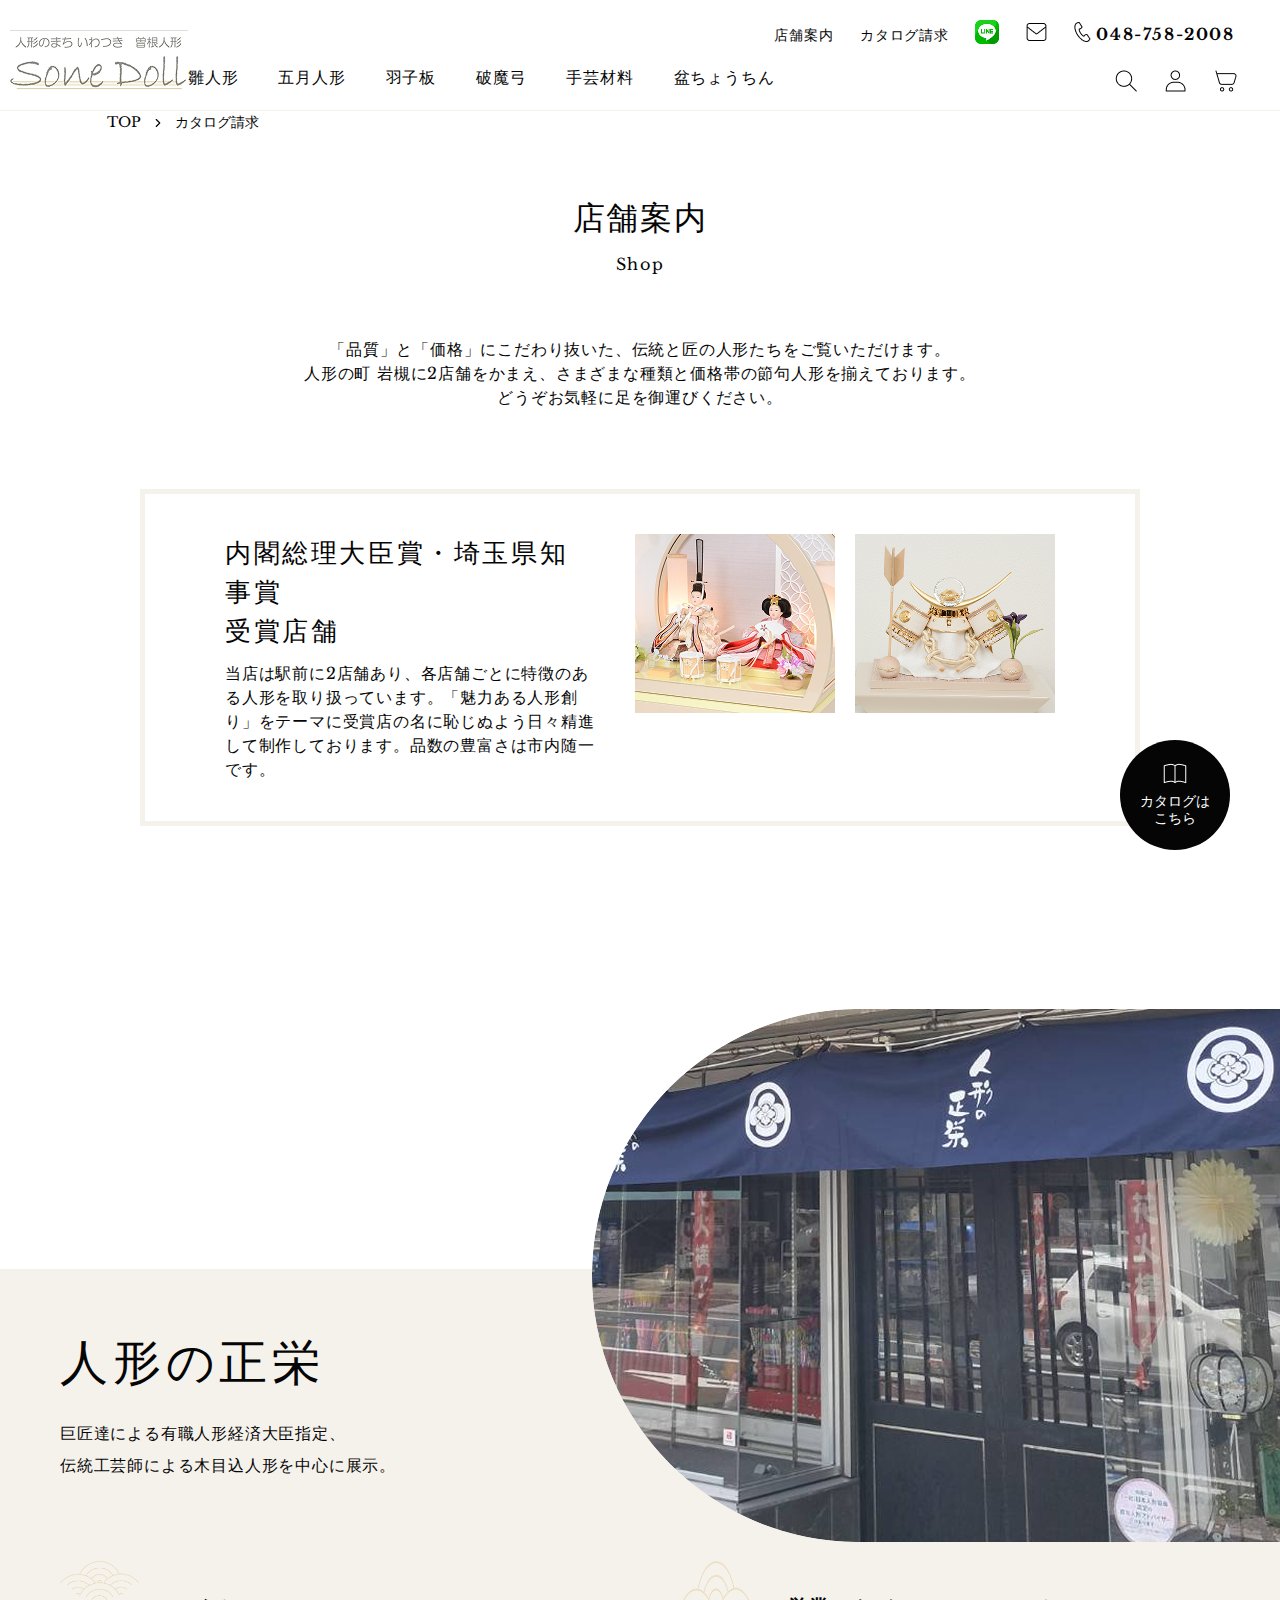
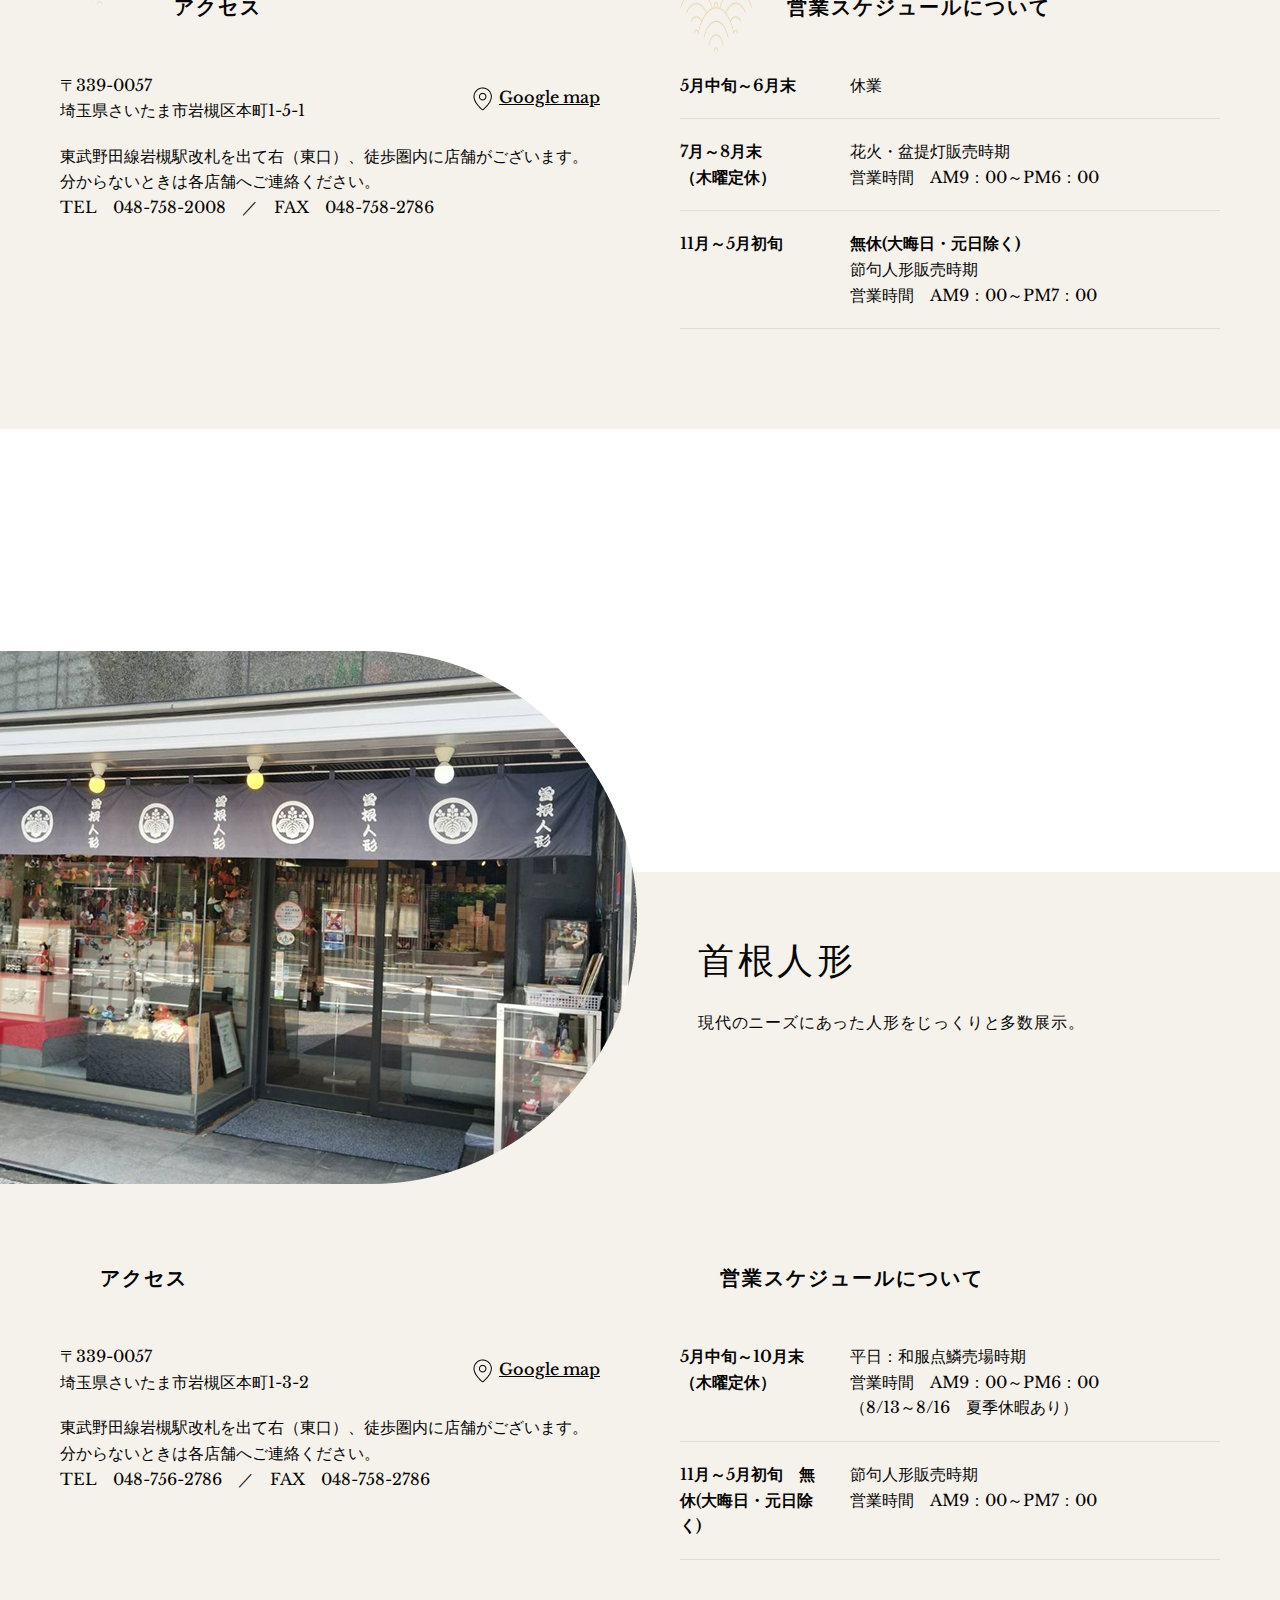
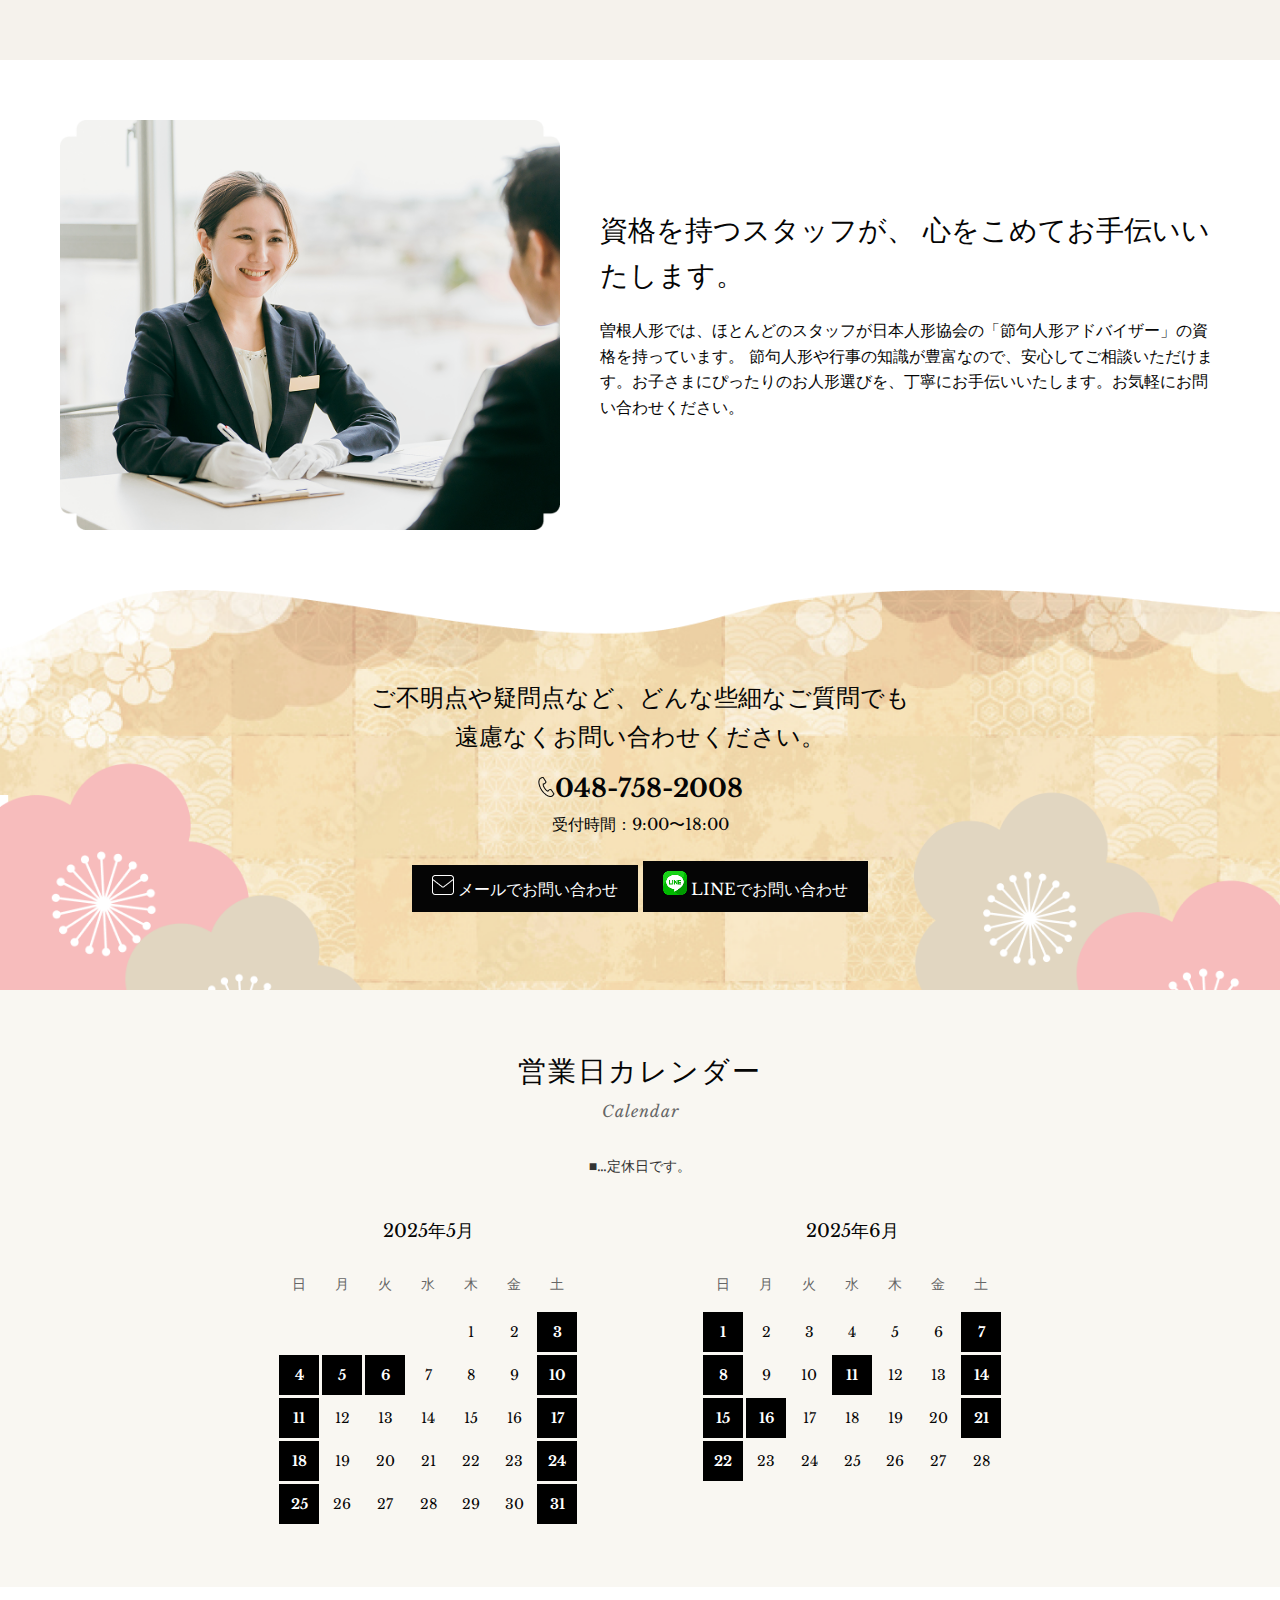
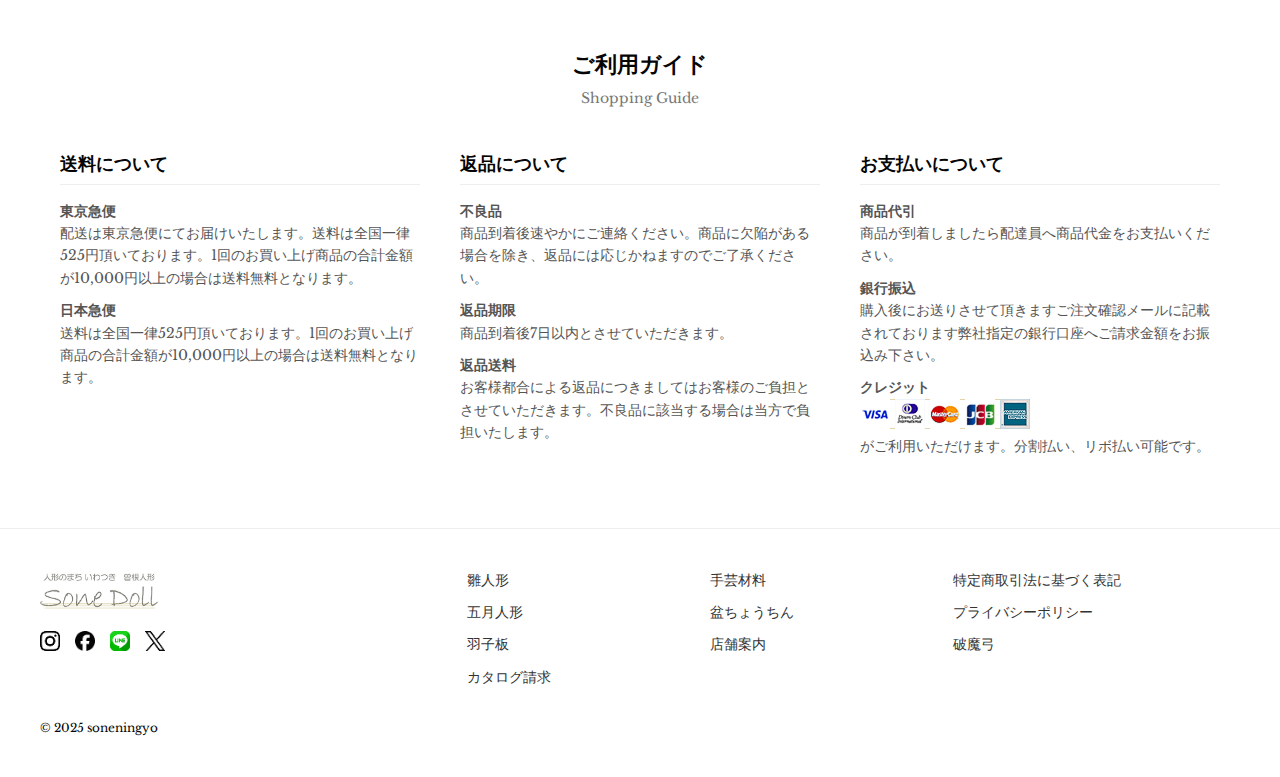
<file: Shop.html>
<!DOCTYPE html>
<html lang="ja">
<head>
    <meta charset="UTF-8">
    <meta name="viewport" content="width=device-width, initial-scale=1.0">
    <title>店舗案内 - Shop Information</title>
    <link href="https://fonts.googleapis.com/css2?family=Noto+Serif+JP:wght@400;500;600;700&family=Libre+Baskerville:wght@400&display=swap" rel="stylesheet">
   <link rel="stylesheet" href="styles.css">
</head>
<body>

       <!-- Header -->
        <header class="header">
            <div class="header-top">
                       <div class="mobile-menu-btn"
                            onclick="toggleMobileMenu()">
                        
                            <span></span>
                            <span></span>
                        </div>
                <div class="logo">
                    <img src="assets/logo.png" alt="Logo">
                </div>

                <nav class="main-nav">
                    <a href="#">雛人形</a>
                    <a href="#">五月人形</a>
                    <a href="#">羽子板</a>
                    <a href="#">破魔弓</a>
                    <a href="#">手芸材料</a>
                    <a href="#">盆ちょうちん</a>
                </nav>

                <div class="header-right">
                    <div class="header-info">
                        <span>店舗案内</span>
                        <span>カタログ請求</span>
                        <span><img src="assets/LineIcon.png" alt></span>
                        <span class="icon"><img src="assets/mail.png"
                                alt></span>
                        <div class="phone-number">
                            <span class="icon"><img src="assets/phone.png"
                                    alt></span>
                            <div class="phone-text">048-758-2008</div>
                        </div>
                    </div>

                    <div class="nav-container">

                        <div class="social-icons">
                            <div class="social-icon"> <span class="icon"><img
                                        src="assets/search.png" alt></span>
                            </div>
                            <div class="social-icon"> <span class="icon"><img
                                        src="assets/person.png" alt></span>
                            </div>
                            <div class="social-icon"> <span class="icon"><img
                                        src="assets/cart.png" alt></span>
                            </div>
                        </div>

                 
                    </div>
                </div>
            </div>
        </header>

        <!-- Mobile Navigation -->
         <nav class="mobile-nav" id="mobileNav">
            <div class="mobile-nav-header">
                <div class="logo"><img src="./assets/logo.png" alt=""></div>
                <div class="close-btn" onclick="toggleMobileMenu()">✕</div>
            </div>

            <div class="search-container">
                <input type="text" class="search-box"
                    placeholder="お探しの商品は何ですか？">
            </div>

            <div class="mobile-nav-section">
                <div class="mobile-nav-title">
                    雛人形 <span><svg xmlns="http://www.w3.org/2000/svg" width="14" height="14" viewBox="0 0 24 24" fill="none" stroke="currentColor" stroke-width="2" stroke-linecap="round" stroke-linejoin="round">
  <polyline points="6 15 12 9 18 15"></polyline>
</svg>
</span>
                </div>
                <ul class="mobile-nav-list">
                    <li>ケース飾り</li>
                    <li>収納飾り</li>
                    <li>親王飾り</li>
                    <li>五人飾り</li>
                    <li>十五人飾り</li>
                    <li>木目込み人形飾り</li>
                </ul>
            </div>

            <div class="mobile-nav-section">
                <div class="mobile-nav-title">
                    五月人形 <span><svg xmlns="http://www.w3.org/2000/svg" width="14" height="14" viewBox="0 0 24 24" fill="none" stroke="currentColor" stroke-width="2" stroke-linecap="round" stroke-linejoin="round">
        <polyline points="6 9 12 15 18 9"></polyline>
      </svg></span>
                </div>
            </div>

            <div class="mobile-nav-section">
                <div class="mobile-nav-title">
                    羽子板 <span><svg xmlns="http://www.w3.org/2000/svg" width="14" height="14" viewBox="0 0 24 24" fill="none" stroke="currentColor" stroke-width="2" stroke-linecap="round" stroke-linejoin="round">
        <polyline points="6 9 12 15 18 9"></polyline>
      </svg></span>
                </div>
            </div>

            <div class="mobile-nav-section">
                <div class="mobile-nav-title">
                    破魔弓 <span><svg xmlns="http://www.w3.org/2000/svg" width="14" height="14" viewBox="0 0 24 24" fill="none" stroke="currentColor" stroke-width="2" stroke-linecap="round" stroke-linejoin="round">
        <polyline points="6 9 12 15 18 9"></polyline>
      </svg></span>
                </div>
            </div>

            <div class="mobile-nav-section">
                <div class="mobile-nav-title">
                    手芸材料 <span><svg xmlns="http://www.w3.org/2000/svg" width="14" height="14" viewBox="0 0 24 24" fill="none" stroke="currentColor" stroke-width="2" stroke-linecap="round" stroke-linejoin="round">
        <polyline points="6 9 12 15 18 9"></polyline>
      </svg>
</span>
                </div>
            </div>

            <div class="mobile-nav-section">
                <div class="mobile-nav-title">ご利用ガイド</div>
                <ul class="mobile-nav-list">
                    <li>配送・送料について</li>
                    <li>返品について</li>
                    <li>支払い方法について</li>
                    <li>特定商取引法に基づく表記</li>
                    <li>プライバシーポリシー</li>
                    <li>お問い合わせ</li>
                </ul>
            </div>
        </nav>

          <!-- Breadcrumb Navigation -->
  <div class="mokab-breadcrumb">
        <span class="mokab-breadcrumb-home">TOP</span>
        <div class="mokab-breadcrumb-separator"><svg xmlns="http://www.w3.org/2000/svg" width="14" height="14" viewBox="0 0 24 24" fill="none" stroke="currentColor" stroke-width="2" stroke-linecap="round" stroke-linejoin="round">
  <polyline points="9 6 15 12 9 18"></polyline>
</svg>
</div>
        <span class="mokab-breadcrumb-current">カタログ請求</span>
    </div>
  

    <!-- Main Header -->
    <header class="main-header">
        <div class="container">
            <h1 class="page-title">店舗案内</h1>
            <p class="page-subtitle">Shop</p>
        </div>
    </header>

    <!-- Intro Text -->
    <section class="intro-text">
        <div class="container">
            <p>「品質」と「価格」にこだわり抜いた、伝統と匠の人形たちをご覧いただけます。<br>
            人形の町 岩槻に2店舗をかまえ、さまざまな種類と価格帯の節句人形を揃えております。<br>
            どうぞお気軽に足を御運びください。</p>
        </div>
    </section>

    <!-- Award Section -->
    <section class="award-section">
        <div class="container">
            <div class="award-content">
                <div class="award-text">
                    <h2 class="award-title">内閣総理大臣賞・埼玉県知事賞<br>受賞店舗</h2>
                    <p class="award-description">当店は駅前に2店舗あり、各店舗ごとに特徴のある人形を取り扱っています。「魅力ある人形創り」をテーマに受賞店の名に恥じぬよう日々精進して制作しております。品数の豊富さは市内随一です。</p>
                </div>
                <div class="award-images">
                    <div class="award-image">
                      <img src="./assets/award1.png" alt="">
                    </div>
                    <div class="award-image">
                       <img src="./assets/award2.png" alt="">
                    </div>
                </div>
            </div>
        </div>
    </section>

    <!-- Store Section -->
    <section class="store-section">
        <div class="container">
            <div class="store-hero">
                <div class="store-text">
                    <h2 class="store-title">人形の正栄</h2>
                    <p class="store-description">巨匠達による有職人形経済大臣指定、<br>伝統工芸師による木目込人形を中心に展示。</p>
                </div>
                <div class="store-image"><img src="./assets/Doll1.png" alt=""></div>
            </div>

            <div class="store-details">
                <div class="store-access">
                    <div class="section-header">
                        <div class="decorative-line"><img src="./assets/aboutDecor.png" alt="">   <h3 class="section-title">アクセス</h3></div>
                     
                    </div>
                    
                    <div class="contact-info">
                        <div class="address">
                            <p>〒339-0057<br>
                            埼玉県さいたま市岩槻区本町1-5-1</p>
                            <a href="#" class="google-map-link">
                                <div class="map-icon"><img src="./assets/mapIcon.png" alt=""></div>
                                <span>Google map</span>
                            </a>
                        </div>
                        
                        <p>東武野田線岩槻駅改札を出て右（東口）、徒歩圏内に店舗がございます。分からないときは各店舗へご連絡ください。</p>
                        
                        <p>TEL　048-758-2008　／　FAX　048-758-2786</p>
                    </div>
                </div>

                <div class="store-schedule">
                    <div class="section-header">
                        <div class="decorative-line1"><img src="./assets/aboutDecor.png" alt="">                        <h3 class="section-title">営業スケジュールについて</h3>
</div>
                    </div>
                    
                    <div class="schedule-table">
                        <div class="schedule-row">
                            <div class="schedule-time">5月中旬～6月末</div>
                            <div class="schedule-details">休業</div>
                        </div>
                        
                        <div class="schedule-row">
                            <div class="schedule-time">7月～8月末<br>（木曜定休）</div>
                            <div class="schedule-details">
                                花火・盆提灯販売時期<br>
                                営業時間　AM9：00～PM6：00
                            </div>
                        </div>
                        
                        <div class="schedule-row">
                            <div class="schedule-time">11月～5月初旬</div>
                            <div class="schedule-details">
                                <strong>無休(大晦日・元日除く)</strong><br>
                                節句人形販売時期<br>
                                営業時間　AM9：00～PM7：00
                            </div>
                        </div>
                    </div>
                </div>
            </div>
        </div>
    </section>

    <!-- Second Store Section -->
    <section class="second-store ">
        <div class="container">
            <div class="second-store-hero">
                <div class="second-store-image"><img src="./assets/Doll2.png" alt=""></div>
                <div class="second-store-text">
                    <h2 class="second-store-title">首根人形</h2>
                    <p class="second-store-description">現代のニーズにあった人形をじっくりと多数展示。</p>
                </div>
            </div>

            <div class="store-details">
                <div class="store-access">
                    <div class="section-header">
                        <div class="decorative-line"></div>
                        <h3 class="section-title">アクセス</h3>
                    </div>
                    
                    <div class="contact-info">
                        <div class="address">
                            <p>〒339-0057<br>
                            埼玉県さいたま市岩槻区本町1-3-2</p>
                             <a href="#" class="google-map-link">
                                <div class="map-icon"><img src="./assets/mapIcon.png" alt=""></div>
                                <span>Google map</span>
                            </a>
                        </div>
                        
                        <p>東武野田線岩槻駅改札を出て右（東口）、徒歩圏内に店舗がございます。分からないときは各店舗へご連絡ください。</p>
                        
                        <p>TEL　048-756-2786　／　FAX　048-758-2786</p>
                    </div>
                </div>

                <div class="store-schedule">
                    <div class="section-header">
                        <div class="decorative-line"></div>
                        <h3 class="section-title">営業スケジュールについて</h3>
                    </div>
                    
                    <div class="schedule-table">
                        <div class="schedule-row">
                            <div class="schedule-time">5月中旬～10月末<br>（木曜定休）</div>
                            <div class="schedule-details">
                                平日：和服点鱗売場時期<br>
                                営業時間　AM9：00～PM6：00<br>
                                （8/13～8/16　夏季休暇あり）
                            </div>
                        </div>
                        
                        <div class="schedule-row">
                            <div class="schedule-time">11月～5月初旬　無<br>休(大晦日・元日除<br>く)</div>
                            <div class="schedule-details">
                                節句人形販売時期<br>
                                営業時間　AM9：00～PM7：00
                            </div>
                        </div>
                    </div>
                </div>
            </div>
        </div>
    </section>

    <!-- Staff Section -->
 <section class="section1" id="staff-assistance">
    <img src="./assets/staffImage.png" alt="Staff Assistance">
    <div class="content">
      <h2>資格を持つスタッフが、
心をこめてお手伝いいたします。</h2>
      <p>曽根人形では、ほとんどのスタッフが日本人形協会の「節句人形アドバイザー」の資格を持っています。
節句人形や行事の知識が豊富なので、安心してご相談いただけます。お子さまにぴったりのお人形選びを、丁寧にお手伝いいたします。お気軽にお問い合わせください。</p>
    
    </div>
  </section>

   <!-- Section 2: Repair Support -->
  <section id="repair-support1">
  <img src="./assets/Banner1.png" alt="Repair Support Background" class="bg-img" />
  <div class="content">
    <h2 style="font-weight: 100;">ご不明点や疑問点など、どんな些細なご質問でも <br/>
遠慮なくお問い合わせください。</h2>
<h3><img src="./assets/phone.png" alt="">048-758-2008</h3>
    <p>受付時間：9:00〜18:00</p>
  <div style="gap: 16px;" class="display">
      <a href="#" class="button"><img style="padding-right: 4px;" src="./assets/mailWhite.png" alt="">メールでお問い合わせ</a>
        <a href="#" class="button"><img style="padding-right: 4px;" src="./assets/LineIcon.png" alt="">LINEでお問い合わせ</a>
  </div>

  </div>
</section>
  <!-- === Calendar Section === -->
  <section class="calendar-section">
    <h2>営業日カレンダー</h2>
        <p class="subtitle">Calendar</p>

    <p>■…定休日です。</p>

    <div class="calendar-container">
      <!-- May -->
      <div class="calendar">
        <h3>2025年5月</h3>
        <table>
          <tr><th>日</th><th>月</th><th>火</th><th>水</th><th>木</th><th>金</th><th>土</th></tr>
          <tr><td></td><td></td><td></td><td></td><td>1</td><td>2</td><td class="holiday">3</td></tr>
          <tr><td class="holiday">4</td><td class="holiday">5</td><td class="holiday">6</td><td>7</td><td>8</td><td>9</td><td class="holiday">10</td></tr>
          <tr><td class="holiday">11</td><td>12</td><td>13</td><td>14</td><td>15</td><td>16</td><td class="holiday">17</td></tr>
          <tr><td class="holiday">18</td><td>19</td><td>20</td><td>21</td><td>22</td><td>23</td><td class="holiday">24</td></tr>
          <tr><td class="holiday">25</td><td>26</td><td>27</td><td>28</td><td>29</td><td>30</td><td class="holiday">31</td></tr>
        </table>
      </div>

      <!-- June -->
      <div class="calendar">
        <h3>2025年6月</h3>
        <table>
          <tr><th>日</th><th>月</th><th>火</th><th>水</th><th>木</th><th>金</th><th>土</th></tr>
          <tr><td class="holiday">1</td><td>2</td><td>3</td><td>4</td><td>5</td><td>6</td><td class="holiday">7</td></tr>
          <tr><td class="holiday">8</td><td>9</td><td>10</td><td class="holiday">11</td><td>12</td><td>13</td><td class="holiday">14</td></tr>
          <tr><td class="holiday">15</td><td class="holiday">16</td><td>17</td><td>18</td><td>19</td><td>20</td><td class="holiday">21</td></tr>
          <tr><td class="holiday">22</td><td>23</td><td>24</td><td>25</td><td>26</td><td>27</td><td>28</td></tr>
        </table>
      </div>
    </div>
  </section>

  <!-- === Shopping Guide === -->
  <div class="guide-container">
    <h2>ご利用ガイド</h2>

    <p class="subtitle">Shopping Guide</p>

    <div class="guide-sections">
      <!-- Shipping -->
      <div class="guide-section">
        <h3>送料について</h3>
        <p><strong>東京急便</strong><br>配送は東京急便にてお届けいたします。送料は全国一律525円頂いております。1回のお買い上げ商品の合計金額が10,000円以上の場合は送料無料となります。</p>
        <p><strong>日本急便</strong><br>送料は全国一律525円頂いております。1回のお買い上げ商品の合計金額が10,000円以上の場合は送料無料となります。</p>
      </div>

      <!-- Returns -->
      <div class="guide-section">
        <h3>返品について</h3>
        <p><strong>不良品</strong><br>商品到着後速やかにご連絡ください。商品に欠陥がある場合を除き、返品には応じかねますのでご了承ください。</p>
        <p><strong>返品期限</strong><br>商品到着後7日以内とさせていただきます。</p>
        <p><strong>返品送料</strong><br>お客様都合による返品につきましてはお客様のご負担とさせていただきます。不良品に該当する場合は当方で負担いたします。</p>
      </div>

      <!-- Payment -->
      <div class="guide-section">
        <h3>お支払いについて</h3>
        <p><strong>商品代引</strong><br>商品が到着しましたら配達員へ商品代金をお支払いください。</p>
        <p><strong>銀行振込</strong><br>購入後にお送りさせて頂きますご注文確認メールに記載されております弊社指定の銀行口座へご請求金額をお振込み下さい。</p>
        <p><strong>クレジット</strong><br><img src="./assets/cards.png" alt=""> <br/>
            がご利用いただけます。分割払い、リボ払い可能です。</p>
      </div>
    </div>
  </div>

  <!-- === Footer === -->
  <footer>
    <div class="footer-container">
      <div class="footer-left">
        <img src="./assets/logo.png" alt="Sone Doll Logo">
        <div class="social-icons2">
          <img class="social-icons1" src="./assets/Instagram.png" alt=""></a>
       <img class="social-icons1" src="./assets/facebook.png" alt=""></a>
        <img class="social-icons1" src="./assets/LineIcon.png" alt=""></a>
         <img class="social-icons1" src="./assets/Twitter.png" alt=""></a>
        </div>
      </div>

      <div class="footer-links">
        <a href="#">雛人形</a>
        <a href="#">手芸材料</a>
        <a href="#">特定商取引法に基づく表記</a>
        <a href="#">五月人形</a>
        <a href="#">盆ちょうちん</a>
        <a href="#">プライバシーポリシー</a>
        <a href="#">羽子板</a>
        <a href="#">店舗案内</a>
        <a href="#">破魔弓</a>
        <a href="#">カタログ請求</a>
      </div>
    </div>
    <p class="copyright">© 2025 soneningyo</p>
  </footer>
    <!-- Catalog Button -->
    <a href="#" class="catalog-button">
        <div><img src="./assets/Book.png" alt=""></div>
        <span>カタログは<br>こちら</span>
    </a>
<script src="https://cdnjs.cloudflare.com/ajax/libs/gsap/3.12.2/gsap.min.js"></script>

<script src="global.js"></script>
</body>
</html>
</file>
<file: styles.css>
@import url('https://fonts.googleapis.com/css2?family=Libre+Baskerville&display=swap');



* {
      margin: 0;
      padding: 0;
      box-sizing: border-box;
  }

  body {
      font-family: 'Libre Baskerville', serif;
      line-height: 1.6;
      color: #050505;
      overflow-x: hidden;
  }

.announcement a:hover {
  text-decoration: underline;
}
.arrow:after{

  margin-left: 8px;
  font-weight: bold;


}

  .slider-dots {
      visibility: hidden;
  }

  .review-slider-dot {
      visibility: hidden;
  }

  .nav-logo {
      display: flex;
      align-items: end;
      gap: 66px;
  }

  /* Header Styles */
  .header {
      width: 100%;
      background: white;
      border-bottom: 1px solid #F5F2EC;
      position: relative;
  }

  .header-top {
      padding: 20px 100px;
      display: flex;
      align-items: end;

  }

  .logo {
      width: 178px;
      height: 60px;
      background: #ddd;
      flex-shrink: 0;
  }

  .header-right {
      display: flex;
      flex-direction: column;
      gap: 20px;
      align-items: flex-end;
  }

  .header-info {
      display: flex;
      gap: 27px;
      align-items: center;
  }

  .header-info span {
      color: #050505;
      font-size: 14px;
      font-weight: 500;
      letter-spacing: 0.7px;
  }

  .phone-number {
      display: flex;
      align-items: center;
      gap: 5px;
  }

  .phone- {
      width: 14px;
      height: 18px;
      border: 1px solid #050505;
  }

  .phone-text {
      color: #050505;
      font-size: 16px;
      font-weight: 700;
      letter-spacing: 1.6px;
  }

  .nav-container {
      display: flex;
      justify-content: space-between;
      align-items: center;
  }

  .main-nav {
      display: flex;
      gap: 40px;
  }

  .main-nav a {
      color: #050505;
      font-size: 16px;
      font-weight: 500;
      letter-spacing: 0.8px;
      text-decoration: none;
  }

  .social-icons {
      display: flex;
      gap: 30px;
      align-items: center;
  }

  .social-icon {
      width: 20px;
      height: 20px;
  }

  /* Mobile Menu */
  .mobile-menu-btn {
      display: none;
      flex-direction: column;
      cursor: pointer;
      padding: 10px;
  }

  .mobile-menu-btn span {
      width: 31px;
      height: 1px;
      background: #121212;
      margin: 3px 0;
      transition: 0.3s;
  }

  .mobile-nav {
      display: none;
      position: fixed;
      top: 0;
      left: 0;
      width: 100vw;
      height: 100vh;
      background: white;
      z-index: 1000;
      padding: 20px;
      overflow-y: auto;
  }

  .mobile-nav.active {
      display: block;
  }

  .mobile-nav-header {
      display: flex;
      justify-content: space-between;
      align-items: center;
      margin-bottom: 30px;
      padding-bottom: 20px;
      border-bottom: 1px solid #F5F2EC;
  }

  .close-btn {
      font-size: 28px;
      cursor: pointer;
      height: 53px;
  }

  .search-container {
      border: 2px solid #050505;
      margin-bottom: 30px;
  }

  .search-box {
      width: 100%;
      padding: 15px;
      border: 1px solid #ddd;
      font-size: 16px;
      position: relative;
  }

  .mobile-nav-section {
      margin-bottom: 30px;
  }

  .mobile-nav-title {
      font-size: 18px;
      font-weight: 600;
      margin-bottom: 15px;
      color: #050505;
      display: flex;
      justify-content: space-between;
      align-items: center;
      cursor: pointer;
  }

  .mobile-nav-list {
      list-style: none;
      padding-left: 20px;
  }

  .news-info {
      gap: 40px;
      display: flex;
  }

  .mobile-nav-list li {
      margin: 10px 0;
      font-size: 16px;
      color: #050505;
  }

  .mobile-nav-list li:before {
      content: "●";
      margin-right: 10px;
  }

  /* Hero Section */
  .hero-section {
      width: 100%;
      height: 700px;
      position: relative;
      display: flex;
  }

  .hero-text2 {
      transform: translate(0px, -64px);
      visibility: hidden;
      display: flex;
      align-items: center;
      width: 100%;
      flex-direction: column;
      gap: 40px;
  }

  .hero-left {
      flex: 1;
      position: relative;
      overflow: hidden;
  }

  .hero-pattern {
      background-image: url("assets/hero11.png");
      background-repeat: no-repeat;
      background-position: center center;
      background-size: contain;
      /* optional, to fill the area */
      position: absolute;
      top: 0;
      left: 0;
      width: 100%;
      height: 100%;

  }


  .hero-text {
      position: absolute;
      left: 148px;
      top: 122px;
      z-index: 2;
  }

  .hero-text .vertical-text {
      writing-mode: vertical-rl;
      color: #050505;
      font-size: 32px;
      font-weight: 400;
      line-height: 38.4px;
      letter-spacing: 1.6px;
      margin-right: 18px;
      display: inline-block;
  }

  .vertical-text1 {
      display: none;

  }

  .ig-btn {
      display: inline-flex;
      align-items: center;
      gap: 10px;
      padding: 10px 20px;
      background: #050505;
      color: white;
      text-decoration: none;
      font-size: 18px;
      font-weight: 600;
      line-height: 27px;
      letter-spacing: 0.9px;
      width: fit-content;
      margin-top: 20px;
      /* spacing from images */
  }

  .ig-btn::before {
      content: '';
      width: 8px;
      height: 8px;
      background: white;
      border-radius: 50%;
  }
a:hover {
  text-decoration: none;
  opacity: 0.8;
  cursor: pointer;
}

.header a:hover,
footer a:hover {
  opacity: 1; /* don’t fade in header/footer */
}
.catalog-request h2,
.store-section h2 {
  margin-bottom: 20px;
  line-height: 1.4;
}


  .hero-button {
      position: absolute;
      left: 116px;
      top: 556px;
      background: #050505;
      color: white;
      padding: 10px 20px;
      display: flex;
      align-items: center;
      gap: 10px;
      text-decoration: none;
      z-index: 2;
  }

  .hero-button::before {
      content: '';
      width: 8px;
      height: 8px;
      background: white;
      border-radius: 50%;
  }

  .hero-button span {
      font-size: 18px;
      font-weight: 600;
      letter-spacing: 0.9px;
  }

  .hero-center,
  .hero-right {
      width: 531px;
      height: 700px;
      background: #F5F2EC;
      position: relative;
  }

  .hero-center img,
  .hero-right img {
      width: 100%;
      height: 100%;
      object-fit: cover;
  }

  .hero-overlay-text {
      white-space: nowrap;
      overflow: hidden;
      text-overflow: ellipsis;
      position: absolute;
      bottom: 26px;
      right: 0px;
      color: white;
      font-family: 'Libre Baskerville', serif;
      font-size: 86px;
      font-weight: 400;
      letter-spacing: 8.6px;
      opacity: 0.6;
  }

  /* Catalog Button */
  .catalog-btn {
      position: absolute;
      right: 26px;
      bottom: -52px;
      width: 110px;
      height: 110px;
      background: #050505;
      border-radius: 50%;
      display: flex;
      flex-direction: column;
      justify-content: center;
      align-items: center;
      gap: 5px;
      text-decoration: none;
      color: white;
      z-index: 10;
  }

  .catalog-btn .icon {
      display: flex;
      /* make icon a flex container */
      justify-content: center;
      align-items: center;
      width: 20.76px;
      height: 18.22px;
      margin-bottom: 0;
      /* remove bottom margin so it stays perfectly centered */
  }

  .catalog-btn span {
      text-align: center;
      font-size: 14px;
      font-weight: 500;
      line-height: 16.8px;
  }

  /* News Section */
  .news-section {
      width: 100%;
      padding: 20px 200px;
      background: white;
      border-bottom: 1px solid #F5F2EC;
      display: flex;
      align-items: center;
      justify-content: space-between;
      /* Arrow pushed to far right */
      gap: 60px;
  }

  .news-left {
      display: flex;
      align-items: center;
      gap: 60px;
      flex: 1;
      /* Take up remaining space */
      min-width: 0;
      /* Allow ellipsis */
  }

  .news-date {
      color: #050505;
      font-size: 16px;
      font-weight: 400;
      letter-spacing: 1.6px;
      white-space: nowrap;
      flex-shrink: 0;
  }

  .news-content {
      color: #050505;
      font-size: 16px;
      font-weight: 500;
      line-height: 24px;
      letter-spacing: 0.8px;
      white-space: nowrap;
      /* Prevent wrap */
      overflow: hidden;
      text-overflow: ellipsis;
  }

  .news-arrow {
      color: #050505;
      font-size: 20px;
      flex-shrink: 0;
      /* Prevent arrow from shrinking */
  }


  /* About Section */

  /* Wrapper for the section */
  .about-section {
      margin-bottom: 140px;
      width: 100%;
      height: 860px;
      display: flex;
      align-items: center;
      justify-content: center;
      position: relative;
      overflow: hidden;
      padding: 0 100px;
  }

  /* Left & Right images */
  .about-image-left,
  .about-image-right {
      width: 590px;
      height: 527px;
      position: absolute;
  }

  .about-image-left {
      left: 0;
      bottom: 0;
      transform: translateX(-20%);
      /* push half out */
  }

  .about-image-right {
      right: 0;
      top: 0;
      transform: translateX(10%);
      /* push half out */
  }

  .about-image-left img,
  .about-image-right img {
      width: auto;
      height: 100%;
      object-fit: cover;
  }

  /* Middle content */
  .about-left {
      max-width: 600px;
      /* adjust as needed */
      display: flex;
      flex-direction: column;
      align-items: center;
  }

  .about-title {
      display: flex;
      /* make the titles line up horizontally */
      align-items: flex-start;
      /* align top */
      margin-bottom: 40px;
      gap: 20px;
      /* space between titles */
  }

  .about-title .vertical-title {
      writing-mode: vertical-rl;
      color: #050505;
      font-size: 32px;
      font-weight: 400;
      line-height: 30.4px;
      letter-spacing: 1.6px;
      display: inline-block;
      margin-left: 0;
      /* remove extra margin since gap handles spacing */
  }

  .about-text {
      writing-mode: vertical-rl;
      display: inline-block;
      color: #050505;
      font-size: 16px;
      font-weight: 400;
      line-height: 46px;
      letter-spacing: 0.8px;
      height: 400px;
  }

  .about-text p {
      white-space: nowrap;
      margin: 0;
      /* remove extra spacing */
  }

  .container {
   
      max-width: 1524px;
      margin: 0 auto;
      position: relative;
  }

  /* Hero Section */
  .hero-section1 {
  
      width: 100%;
      height: 294px;
      position: relative;
      background: #F5F2EC;
      padding: 30px;
  }

  .hero-section2 {
      margin-top: 200px;
      width: 100%;
      height: 294px;
      position: relative;
      background: #F5F2EC;
      padding: 30px;
  }

  .hero-content1 {
   
      position: absolute;
      left: 50%;
      top: 44%;
      transform: translate(-50%, -50%);

      align-items: center;
      gap: 80px;
      width: 100%;
      max-width: 1200px;
  }

  .hero-image2 img {
      width: 50%;
      height: auto;
      border-radius: 8px;
      position: absolute;
      bottom: 0;
      left: -34%;
  }

  .hero-content2 {
      margin-left: 45px;
      position: absolute;
      top: 44%;
      right: 0;
      transform: translateY(-50%);
      display: flex;
      align-items: center;
      gap: 150px;
      width: 100%;
      max-width: 1200px;
      justify-content: center;
  }

  .hero-text1 {
      width: 560px;
      display: flex;
      flex-direction: column;
      gap: 40px;
  }

  .hero-title1 {
      color: #050505;
      font-size: 48px;
      font-weight: 400;
      letter-spacing: 4.8px;
      line-height: 52px;
      margin-bottom: 20px;
  }

  .hero-description1 {
      color: #050505;
      font-size: 16px;
      font-weight: 400;
      line-height: 32px;
      letter-spacing: 0.8px;
  }

  .hero-button1 {
      display: inline-flex;
      align-items: center;
      gap: 10px;
      padding: 10px 20px;
      background: #050505;
      color: white;
      text-decoration: none;
      font-size: 18px;
      font-weight: 600;
      line-height: 27px;
      letter-spacing: 0.9px;
      width: fit-content;
  }

  .decorative-line img {
      height: 137%;
      width: 26%;
  }

  .decorative-line {
      display: flex;
      gap: 5px;
  }

  .decorative-line1 img {
      height: auto;
      width: 15%;
  }

  .decorative-line1 {
      display: flex;
      gap: 5px;
  }

  .hero-button1::before {
      content: '';
      width: 8px;
      height: 8px;
      background: white;
      border-radius: 50%;
  }

  .hero-image1 {
    overflow: hidden;
      flex: 1;
      display: flex;
      justify-content: center;
  }

  .hero-image1 img {
      width: 50%;

      height: auto;
      border-radius: 8px;

      position: absolute;
      bottom: 0;
      /* align bottom */
      right: -15%;
      /* half off-screen */
  }


  .product-showcase-section {
      padding-top: 100px;
      flex-direction: column;
      width: 100%;
      background-color: #F5F2EC;
      position: relative;
      display: flex;
      align-items: center;
      /* justify-content: center; */
  }

  .product-grid {
      gap: 103px;
      display: flex;
  }

  .showcase-container {
      width: 1524px;
      height: 903px;
      position: relative;
  }

  .showcase-background {
      width: 1400px;
      height: 779px;
      padding: 30px;
      position: absolute;
      left: 0px;
      top: 124px;
      background: #F5F2EC;
  }

  .showcase-products {
      position: absolute;
      left: 101px;
      top: 573px;
      display: flex;
      justify-content: flex-start;
      align-items: center;
      gap: 39px;
  }

  .showcase-featured {
      position: absolute;
      left: 0px;
      top: 150px;
      width: 560px;
      display: flex;
      flex-direction: column;
      justify-content: flex-start;
      align-items: flex-start;
      gap: 40px;
  }

  .featured-content {
      display: flex;
      flex-direction: column;
      justify-content: flex-start;
      align-items: flex-start;
      gap: 20px;
      width: 100%;
  }

  .featured-title {
      width: 205px;
      height: 52px;
      display: flex;
      justify-content: center;
      flex-direction: column;
      color: #050505;
      font-size: 48px;
      font-family: 'Noto Serif JP', serif;
      font-weight: 400;
      letter-spacing: 4.8px;
      word-wrap: break-word;
  }

  .featured-description {
      height: 151px;
      color: #050505;
      font-size: 16px;
      font-family: 'Noto Serif JP', serif;
      font-weight: 400;
      line-height: 32px;
      letter-spacing: 0.8px;
      word-wrap: break-word;
  }

  .featured-button {
      padding: 10px 20px;
      background: #050505;
      display: flex;
      justify-content: center;
      align-items: center;
      gap: 10px;
      text-decoration: none;
  }

  .button-dot {
      width: 8px;
      height: 8px;
      background: white;
      border-radius: 50%;
  }

  .featured-button {
      color: white;
      font-size: 18px;
      font-family: 'Noto Serif JP', serif;
      font-weight: 600;
      line-height: 27px;
      letter-spacing: 0.9px;
      word-wrap: break-word;
  }

  .product-card {
      width: 580px;
      display: flex;
      align-items: center;
      gap: 20px;
  }

  .product-image {
      width: 280px;
      height: 250px;
      background: #F5F2EC;
      padding: 30px;
      display: flex;
      align-items: center;
      justify-content: center;
      border-radius: 8px;
  }

  .product-image img {
      width: 100%;
      height: 100%;
      object-fit: cover;
      border-radius: 4px;
  }

  .product-info {
      width: 280px;
      display: flex;
      flex-direction: column;
      gap: 30px;
  }

  .product-name {
      color: #050505;
      font-size: 16px;
      font-weight: 400;
      line-height: 24px;
      letter-spacing: 0.8px;
  }

  .product-footer {
      display: flex;
      justify-content: space-between;
      align-items: center;
  }

  .product-price {
      color: #050505;
      font-size: 16px;
      font-weight: 400;
      line-height: 24px;
      letter-spacing: 0.8px;
  }

  .add-button {
      bottom: 20px;
      right: 24px;
      background: #000;
      color: #fff;
      font-size: 23px;
      padding: 3px 6px;
      border-radius: 100px;
      font-weight: lighter;
  }



  /* Categories Section */
  .categories-section {
      padding: 80px 30px;
  }

  .categories-container {
      max-width: 1200px;
      margin: 0 auto;
  }

  .categories-header {
      margin-bottom: 50px;
  }

  .categories-title {
      color: #050505;
      font-size: 32px;
      font-weight: 400;
      line-height: 48px;
      letter-spacing: 1.6px;
      margin-bottom: 10px;
  }

  .categories-subtitle {
      color: #050505;
      font-size: 16px;
      font-family: 'Libre Baskerville', serif;
      font-weight: 400;
      letter-spacing: 1.6px;
  }

  .categories-grid {
      display: grid;
      grid-template-columns: repeat(3, 1fr);
      gap: 30px;
  }

  .categories-grid1 {
      display: grid;
      grid-template-columns: repeat(2, 1fr);
      gap: 30px;
  }

  .category-card {
      position: relative;
      width: 100%;
      height: 386px;
      border-radius: 8px;
      overflow: hidden;
      cursor: pointer;
  }

  .category-card img {
      width: 100%;
      height: 100%;
      object-fit: cover;
  }

  .category-card1 {
      position: relative;
      width: 100%;
      height: 100%;
      border-radius: 8px;
      overflow: hidden;
      cursor: pointer;
  }

  .category-card1 img {
      width: 100%;
      height: 100%;
      object-fit: cover;
  }

  .category-overlay {
      position: absolute;
      top: 0;
      left: 0;
      right: 0;
      bottom: 0;
      display: flex;
      flex-direction: column;
      justify-content: flex-end;
      padding: 30px;
  }

  .category-info {
      display: flex;
      justify-content: space-between;
      align-items: center;
  }

  .category-info1 {
      display: flex;
      justify-content: space-between;
      align-items: end;
  }

  .category-name {
      color: white;
      font-size: 32px;
      font-weight: 400;
      line-height: 48px;
      letter-spacing: 1.6px;
  }

  .category-arrow {
      width: 40px;
      height: 40px;
      background: white;
      border-radius: 50%;
      display: flex;
      align-items: center;
      justify-content: center;
      cursor: pointer;
  }

  .category-arrow::after {
      content: '→';
      color: #050505;
      font-size: 18px;
      font-weight: bold;
  }

  .category-arrow1 {
      width: 40px;
      height: 40px;
      background: #050505;
      border-radius: 50%;
      display: flex;
      align-items: center;
      justify-content: center;
      cursor: pointer;
  }

  .category-arrow1::after {
      content: '→';
      color: white;
      font-size: 18px;
      font-weight: bold;
  }

  .recommended-section {
      background: #fafafa;
  }

  .section-title {
      padding: 30px 30px;
      font-size: 20px;
      letter-spacing: 2px;
  }

  .section-title span {
      font-size: 16px;
      color: #777;
      display: block;
  }

  .recommended-grid {
      display: grid;
      grid-template-columns: repeat(4, 1fr);
      /* 4 columns */
      grid-template-rows: repeat(2, auto);
      /* 2 rows */
  }


  .product-card1 {
      position: relative;
      overflow: hidden;
  }

  .image-container {
      position: relative;
  }

  .image-container img {
      width: 100%;
      display: block;
      transition: transform 0.3s ease;
  }

  .image-container:hover img {
      transform: scale(1.05);
  }

  /* Heart Button */
  .heart-btn {
      position: absolute;
      top: 10px;
      right: 10px;
      width: 32px;
      height: 32px;
      background: url('./assets/heart.png') no-repeat center/contain;
      border: none;
      cursor: pointer;
      z-index: 2;
  }

  .heart-btn.active {
      background: url('./assets/heart-filled.png') no-repeat center/contain;
  }


  /* Overlay */
  .overlay {
      position: absolute;
      top: 0;
      left: 0;
      right: 0;
      bottom: 0;
      background: rgb(0 0 0 / 40%);
      color: #fff;
      padding: 30px;
      display: flex;
      flex-direction: column;
      justify-content: end;
      align-items: start;
      transform: translateY(100%);
      transition: transform 0.3s ease;
  }

  .image-container:hover .overlay {
      transform: translateY(0);
      /* slide up to fill container */
  }

  .overlay h3 {
      font-weight: 100;
      margin: 0;
      font-size: 18px;
  }

  .overlay-arrow {
      position: absolute;
      bottom: 20px;
      right: 24px;
      background: #000;
      color: #fff;
      font-size: 18px;
      padding: 5px 10px;
      border-radius: 100px;
  }

  .price {
      font-weight: 100;
      margin: 0;
      font-size: 18px;
  }

  .banner {
      width: 100%;
      height: 500px;
      margin-top: 150px;
      /* top & bottom margin */
      overflow: hidden;
      position: relative;
  }

  .banner img {
      width: 100%;
      height: 100%;
      object-fit: cover;
      display: block;
  }



  .story-section {
      width: 100%;
      height: 860px;
      background: url('./assets/pattern-bg.png') repeat;
      /* pattern background */
      display: flex;
      justify-content: center;
      align-items: center;
      margin-bottom: 60px;
      position: relative;
  }

  /* Wrap box + vertical title together */
  .story-box-wrapper {
      justify-content: center;
      width: 100%;
      display: flex;
      align-items: flex-start;
      /* align title with top of box */
      gap: 30px;
      /* space between title and box */
      position: relative;
  }

  /* Vertical title */
  .story-box-wrapper h1 {
      font-size: 16px;
      font-weight: 100;
      writing-mode: sideways-lr;
      text-orientation: mixed;
      transform: rotate(180deg);
      /* so it reads top to bottom */
      margin: 0;
      line-height: 1;
  }

  /* Story Box */
  .story-box {
      width: 75%;
      /* bigger than 59%, smaller than 100% */
      height: 492px;
      background: #f5f3ef;
      display: flex;
      justify-content: center;
      align-items: center;
      border-radius: 4px;
      position: relative;
      text-align: center;
  }

  /* Play Button */
  .story-play {
      width: 15%;
      font-size: 18px;
      color: #fff;
      padding: 12px 24px;
      border-radius: 30px;
      text-decoration: none;
      display: flex;
      align-items: center;
      gap: 10px;
      transition: background 0.3s ease;
  }

  .story-play:hover {
      background: rgba(0, 0, 0, 0.8);
  }

  .play-icon {
      border-radius: 5px;
      height: 38%;
      width: 38%;

      background-color: white;
      color: #050505;
      font-size: 16px;
  }

  .story-play p {
      white-space: nowrap;
      /* Prevent text from wrapping */
  }

  .section1 {
      padding: 60px 20px;
      max-width: 1200px;
      margin: 0 auto;
  }
.content h3{
      font-weight: bold;
    font-size: 25px;
}
  /* Section 1: Staff Assistance */
  #staff-assistance {
      display: flex;
      flex-wrap: wrap;
      align-items: center;
      gap: 40px;
  }

  #staff-assistance img {
      width: 500px;
      max-width: 100%;
      border-radius: 16px;
  }

  #staff-assistance .content {
      flex: 1;
  }

  #staff-assistance h2 {
      font-weight: 100;
      font-size: 28px;
      margin-bottom: 20px;
  }

  #staff-assistance p {
      font-size: 16px;
      margin-bottom: 20px;
  }


  .recommended-grid1 {
      gap: 20px;
      display: grid;
      grid-template-columns: repeat(2, 1fr);
      /* 4 columns */
  }

  /* Section 2: Repair Support */
  #repair-support {
      height: 431px;
      align-items: center;
      background: url('./assets/Repair.png') center/cover no-repeat;
      /* replace with your bg image or color */
      color: #fff;
      display: flex;
      justify-content: flex-start;
      /* align content to left */

  }

  #repair-support .content {
      align-items: flex-start;
      max-width: 641px;
      padding-left: 180px;
      display: flex;
      flex-direction: column;
      gap: 9px;
  }




  #repair-support .button {
      display: inline-block;
      padding: 10px 20px;
      background: #fff;
      color: #333;
      text-decoration: none;
      border-radius: 8px;
      font-weight: bold;
      transition: background 0.3s;
  }

  #repair-support .button:hover {
      background: #ddd;
  }



  #repair-support .content {
      align-items: flex-start;
      max-width: 641px;
      padding-left: 180px;
      display: flex;
      flex-direction: column;
      gap: 20px;
  }

  #repair-support h2 {
      font-size: 28px;
      font-weight: 100;
      margin-bottom: 10px;
  }

  #repair-support p {
      font-size: 16px;
      line-height: 1.6;
  }

  #repair-support .button {
      display: inline-block;
      padding: 10px 20px;
      background: #fff;
      color: #333;
      text-decoration: none;
      border-radius: 8px;
      font-weight: bold;
      transition: background 0.3s;
  }

  #repair-support .button:hover {
      background: #ddd;
  }

  .banner1 {
      display: flex;
      align-items: center;
      justify-content: space-between;
      padding: 24px 40px;
      border: 1px solid #f0f0f0;
      background: #fff;
      max-width: 960px;
      margin: 60px auto;
      border: 4px solid #F4F1EB;

  }

  .banner-text {
      font-size: 18px;
      color: #333;
      line-height: 1.8;
      position: relative;
  }

  .banner-text::before {
      content: "";
      position: absolute;
      top: 50%;
      left: -60px;
      transform: translateY(-50%);
      background: url(./assets/PatternsLogo.png) no-repeat center / contain;
      width: 159px;
      height: 110px;

  }

  .highlight {
      color: #c18b2c;
      font-weight: bold;
  }

  .banner-logo {
      display: flex;
      align-items: center;
      gap: 10px;
      white-space: nowrap;
  }

  .banner-logo img {
      height: auto;
      width: auto;
  }

  .banner-logo span {
      font-size: 16px;
      font-weight: 600;
      color: #222;
  }

  .reviews-section {
      padding: 60px 20px;
      max-width: 1200px;
      margin: 0 auto;
      text-align: center;
  }

  .reviews-section h2 {
      font-size: 24px;
      margin-bottom: 8px;
      font-weight: 600;
  }

  .reviews-section p.subtitle {
      font-size: 14px;
      color: #555;
      margin-bottom: 40px;
      letter-spacing: 1px;
  }

  .reviews-container {
      display: grid;
      grid-template-columns: repeat(3, 1fr);
      gap: 69px;
  }

  .review-card {
      width: 112%;
      background: #f8f6f2;
      padding: 28px 24px;
      text-align: left;
      position: relative;
      border-radius: 4px;
      box-shadow: 0 1px 4px rgba(0, 0, 0, 0.05);
  }

  .review-card h3 {
      font-size: 18px;
      margin-bottom: 12px;
      font-weight: 600;
      color: #222;
  }

  .review-card p {
      font-size: 15px;
      line-height: 1.8;
  }

  /* flower image overlay */
  .review-card .flower-img {
      position: absolute;
      width: 80px;
      /* adjust size */
      height: auto;
      opacity: 0.8;
      pointer-events: none;
      /* avoid blocking text selection */
  }

  .review-card .flower-img.bottom {
      bottom: -30px;
      right: 16px;
  }
.Ig-section {
  position: relative; /* Add this */
  padding: 60px 20px;
  max-width: 1200px;
  margin: 0 auto;
  text-align: center;
}

.ig-img {
    display: none;
    position: absolute;
    top: -58px;
    right: 65px;
    width: 80px;
}

  .ig-container {
      display: grid;
      grid-template-columns: repeat(3, 1fr);
      gap: 24px;
  }

  .ig-card {

      margin-top: 45px;
      border-radius: 4px;
      box-shadow: 0 1px 4px rgba(0, 0, 0, 0.05);
  }

  /* Section 2: Repair Support */
  #repair-support1 {
      position: relative;
      display: flex;
      justify-content: center;
      align-items: center;
      overflow: hidden;
      /* keep image inside */
      min-height: 400px;
  }

  /* background image as <img> */
  #repair-support1 .bg-img {
      position: absolute;
      top: 0;
      left: 0;
      width: 100%;
      height: auto;
      object-fit: cover;
      z-index: 0;
  }

  /* overlay content */
  #repair-support1 .content {
      padding-top: 12px;
      align-items: center;
      position: relative;
      z-index: 1;
      max-width: 641px;
      display: flex;
      flex-direction: column;
      gap: 3px;
  }

  #repair-support1 h2 {
      text-align: center;
      align-items: center;
      font-size: 24px;
      font-weight: bold;
      margin-bottom: 10px;
  }

  #repair-support1 p {
      font-size: 16px;
      line-height: 1.6;
      margin-bottom: 20px;
  }

  #repair-support1 .button {
      display: inline-block;
      padding: 10px 20px;
      background: #050505;
      color: white;
      text-decoration: none;
      font-weight: 100;
      transition: background 0.3s;
  }


/* === Calendar Section === */
.calendar-section {
    background: #f9f7f2;
    padding: 60px 20px;
    text-align: center;
}

.calendar-section h2 {
    font-size: 28px;
    margin-bottom: 5px;
    font-weight: normal;
    letter-spacing: 2px;
}

.calendar-section .subtitle {
    font-size: 16px;
    color: #666;
    margin-bottom: 30px;
    font-style: italic;
    letter-spacing: 1px;
}

.calendar-section p {
    font-size: 14px;
    color: #333;
    margin-bottom: 40px;
}

.calendar-container {
    display: flex;
    justify-content: center;
    gap: 120px;
    flex-wrap: wrap;
}

.calendar {
    text-align: center;
}

.calendar h3 {
    margin-bottom: 20px;
    font-size: 18px;
    font-weight: normal;
}

.calendar table {
    margin: 0 auto;
    border-spacing : 3px;
}

.calendar th,
.calendar td {
    width: 40px;
    height: 40px;
    text-align: center;
    font-size: 14px;
    vertical-align: middle;
    padding: 0;
    margin: 0;
    border: none;
}

.calendar th {
    font-weight: normal;
    color: #666;
    padding-bottom: 10px;
}

.calendar td {
    position: relative;
}

.holiday {
    background: #000;
    color: #fff;
    font-weight: bold;
}
  /* === Shopping Guide === */
  .guide-container {
      max-width: 1200px;
      margin: 0 auto;
      padding: 60px 20px;
      text-align: center;
  }

  .guide-container h2 {
      font-size: 22px;
      margin-bottom: 5px;
      font-weight: bold;
  }

  .guide-container p.subtitle {
      font-size: 14px;
      color: #777;
      margin-bottom: 40px;
  }

  .guide-sections {
      display: flex;
      justify-content: space-between;
      gap: 40px;
      flex-wrap: wrap;
      text-align: left;
  }

  .guide-section {
      flex: 1;
      min-width: 280px;
  }

  .guide-section h3 {
      font-size: 18px;
      margin-bottom: 15px;
      border-bottom: 1px solid #eee;
      padding-bottom: 5px;
  }

  .guide-section p {
      font-size: 14px;
      color: #555;
      margin-bottom: 10px;
  }

  /* === Footer === */
  footer {
      background: #fff;
      border-top: 1px solid #eee;
      padding: 40px 20px;
  }

  .footer-container {
      max-width: 1200px;
      margin: 0 auto;
      display: flex;
      justify-content: space-between;
      flex-wrap: wrap;
      gap: 40px;
  }

  .footer-left {
      flex: 1;
      min-width: 250px;
  }

  .footer-left>img {
      height: 40px;
      margin-bottom: 15px;
  }

  .social-icons2 {
      display: flex;
      gap: 5px;
      align-items: center;
  }

  .social-icons1 {
      height: 20px;
      width: 20px;
      display: inline-block;
      margin-right: 10px;
      font-size: 20px;
      color: #000;
      text-decoration: none;
  }

  .footer-links {
      flex: 2;
      min-width: 250px;
      display: grid;
      grid-template-columns: repeat(3, auto);
      gap: 10px 40px;
  }

  .footer-links a {
      text-decoration: none;
      color: #333;
      font-size: 14px;
  }

  .copyright {
      margin: 0 auto;
      max-width: 1200px;
      text-align: start;
      margin-top: 30px;
      font-size: 12px;
      color: #050505;
  }



  /* Container */
  .mokab-product-wrapper {
      max-width: 1400px;
      margin: 0 auto;
      padding: 0 20px;
  }

  .mokab-breadcrumb {
      display: flex;
      align-items: center;
      padding-left: 107px;
      font-size: 14px;
      font-weight: 400;
  }

  .mokab-breadcrumb-home {
      color: #050505;
  }

  .mokab-breadcrumb-separator {
      /* width: 3px; */
      height: 17px;
      background: white;
      /* outline: 1px #050505 solid; */
      outline-offset: -0.5px;
      margin: 0 10px;
  }

  .mokab-breadcrumb-current {
      color: #050505;
      font-weight: 500;
  }

  /* Main Product Container */
  .mokab-product-container {
      display: grid;
      grid-template-columns: 560px 1fr;
      gap: 60px;
      max-width: 1200px;
      margin: 0 auto;
      padding: 20px;
  }

  /* Main Product Image */
  .mokab-main-image {
      width: 100%;
  }

  .mokab-main-image img {
      width: 100%;
      height: auto;
      object-fit: cover;
  }

  /* Product Information */
  .mokab-product-info {
      display: flex;
      flex-direction: column;
      gap: 30px;
      padding-top: 20px;
  }

  .mokab-title-section {
      display: flex;
      flex-direction: column;
      gap: 5px;
  }

  .mokab-product-title {
      font-size: 28px;
      font-weight: 400;
      line-height: 1.2;
      color: #050505;
  }

  .mokab-product-code {
      font-size: 15px;
      font-weight: 400;
      line-height: 1.7;
      color: #050505;
  }

  .mokab-price {
      font-size: 18px;
      font-weight: 400;
      color: #050505;
  }

  /* Form Section */
  .mokab-form-section {
      display: flex;
      flex-direction: column;
      gap: 20px;
  }

  .mokab-product-type,
  .mokab-quantity {
      display: flex;
      flex-direction: column;
      gap: 5px;
  }

  .mokab-label {
      font-size: 16px;
      font-weight: 400;
      line-height: 2;
      color: #050505;
  }

  .mokab-select-wrapper {
      position: relative;
      width: 250px;
  }

  .mokab-select {
      width: 100%;
      height: 42px;
      padding: 0 16px;
      background: white;
      border: 1px solid #050505;
      font-size: 16px;
      font-weight: 400;
      color: #050505;
      appearance: none;
      font-family: 'Noto Serif JP', serif;
  }

.mokab-select-arrow {
    position: absolute;
    right: 25px;
    top: 25%;
    /* transform: translateY(-50%) rotate(90deg); */
    width: 3px;
    height: 7px;
    outline-offset: -0.5px;
    pointer-events: none;
}

  .mokab-quantity-input {
      width: 96px;
      height: 42px;
      padding: 0 16px;
      border: 1px solid #050505;
      font-size: 16px;
      font-weight: 400;
      color: #050505;
      text-align: center;
      font-family: 'Noto Serif JP', serif;
  }

  /* Action Buttons */
  .mokab-action-buttons {
      display: flex;
      flex-direction: column;
      gap: 20px;
  }

  .mokab-add-cart,
  .mokab-add-favorite {
      display: flex;
      align-items: center;
      justify-content: center;
      gap: 4px;
      height: 70px;
      padding: 0 130px;
      font-size: 18px;
      font-weight: 400;
      border: none;
      cursor: pointer;
      transition: all 0.3s ease;
      font-family: 'Noto Serif JP', serif;
  }

  .mokab-add-cart {
      background: #050505;
      color: white;
  }

  .mokab-add-cart:hover {
      background: #333;
  }

  .mokab-add-favorite {
      background: white;
      color: #050505;
      border: 1px solid #050505;
  }

  .mokab-add-favorite:hover {
      background: #f5f5f5;
  }

  .mokab-cart-icon,
  .mokab-heart-icon {
      width: 20px;
      height: 20px;
  }



  /* Inquiry Section */
  .mokab-inquiry-section {
      position: relative;
      display: flex;
      flex-direction: column;
      gap: 11px;
  }

  .mokab-inquiry-text {
      font-size: 15px;
      font-weight: 400;
      line-height: 1.7;
      color: #050505;
  }

  .mokab-inquiry-decoration {
      width: 100%;
      max-width: 271px;
      height: auto;
  }

  /* Thumbnails Grid */
  .mokab-thumbnails-grid {
      display: grid;
      grid-template-columns: repeat(5, 1fr);
      gap: 15px;
      width: 100%;
      max-width: 740px;
      margin-top: 20px;
      padding-left: 173px;
  }

  .mokab-thumbnail {
      width: 100%;
      height: 98px;
      object-fit: cover;
      cursor: pointer;
      transition: all 0.3s ease;
      border: 1px solid transparent;
  }


  .mokab-thumbnail:hover {
      opacity: 0.8;
  }

  .mokab-thumbnail.active {
      border: 1px solid #050505;
  }

  /* Wrapper to hold all floating buttons (fixed position) */
  .mokab-floating-wrapper {

      position: fixed;
      right: 30px;
      bottom: 30px;
      display: flex;
      flex-direction: column;
      align-items: center;
      gap: 12px;
      /* space between buttons */
      z-index: 1000;
  }

  .mokab-floating-small:nth-child(2) {
      border: 2px solid #00000087;

  }

  .mokab-floating-small {
      visibility: hidden;
      width: 60px;
      height: 60px;
      background: white;
      border-radius: 50%;
      display: flex;
      align-items: center;
      justify-content: center;
      cursor: pointer;
      transition: all 0.3s ease;
  }

  .mokab-floating-small img {
      width: 28px;
      height: 28px;
  }

  .mokab-floating-small:hover {
      background: #333;
      transform: scale(1.05);
  }

  /* Main floating cart */
  .mokab-floating-cart {
      width: 110px;
      height: 110px;
      background: #050505;
      border-radius: 50%;
      display: flex;
      flex-direction: column;
      align-items: center;
      justify-content: center;
      gap: 5px;
      cursor: pointer;

  }

  .mokab-floating-cart:hover {
      background: #333;
      transform: scale(1.05);
  }

  .mokab-floating-icon {
      width: 20px;
      height: 20px;
  }

  .mokab-floating-text {
      text-align: center;
      color: white;
      font-size: 14px;
      font-weight: 500;
      line-height: 1.2;
  }

  /* Tab Navigation */
  .mokab-tab-navigation {
      display: flex;
      justify-content: center;
      gap: 20px;
      margin: 138px 0;
      padding: 0 20px;
      flex-wrap: wrap;
  }

  .mokab-tab {
      display: flex;
      align-items: center;
      gap: 10px;
      padding: 10px 40px;
      background: #050505;
      color: white;
      font-size: 18px;
      font-weight: 600;
      letter-spacing: 0.9px;
      cursor: pointer;
      transition: all 0.3s ease;
  }

  .mokab-tab:hover {
      background: #333;
  }

  .mokab-tab.active {
      background: #222;
  }

  .mokab-tab-arrow svg {
      width: 117%;
      height: 171%;

  }

  /* Showcase Image */
  .mokab-showcase-image {
      text-align: center;
      margin: 40px 0;
      padding: 0 20px;
  }

  .mokab-showcase-image img {
      max-width: 1000px;
      width: 100%;
      height: auto;
  }

  /* Features Section */
  .mokab-features-section {
      max-width: 1000px;
      margin: 0 auto;
      padding: 0 20px;
  }

  .mokab-features-content {
      display: flex;
      flex-direction: column;
      gap: 20px;
  }

  .mokab-features-title {
      font-size: 20px;
      font-weight: 400;
      line-height: 1.5;
      letter-spacing: 2px;
      color: #050505;
  }

  .mokab-features-description {
      font-size: 16px;
      font-weight: 400;
      line-height: 1.5;
      letter-spacing: 0.8px;
      color: #050505;
  }

  /* Details Grid */
  .mokab-details-grid {
      display: grid;
      grid-template-columns: repeat(2, 1fr);
      gap: 40px;
      max-width: 1081px;
      margin: 80px auto;
      /* padding: 30px 20px; */
      /* background: #F5F2EC; */
  }

  .mokab-detail-item {
      display: flex;
      flex-direction: column;
      gap: 30px;
  }

  .mokab-detail-item img {
      width: 100%;
      max-width: 480px;
      height: auto;
      padding: 25px;
  }

  .mokab-detail-text {
    padding: 0px 25px;
      max-width: 467px;
      font-size: 16px;
      font-weight: 400;
      line-height: 1.5;
      letter-spacing: 0.8px;
      color: #050505;
      text-align: center;
  }

  /* Small Images */
  .mokab-small-images {
      display: grid;
      grid-template-columns: repeat(3, 1fr);
      gap: 20px;
      max-width: 1000px;
      margin: 40px auto;
      padding: 0 20px;
  }

  .mokab-small-images img {
      width: 100%;
      height: auto;
      padding: 25px;
  }

  /* Uesugi Model Section */
  .mokab-uesugi-model-section {
      max-width: 1000px;
      margin: 40px auto;
      padding: 20px;
      border: 1px solid #050505;
  }

  .mokab-uesugi-title {
      text-align: start;
      font-size: 20px;
      font-weight: 400;
      line-height: 1.5;
      letter-spacing: 2px;
      color: #050505;
  }

  /* Section Titles */
  .mokab-size-section,
  .mokab-benefits-section {
      text-align: center;
      margin: 60px 0;
      padding: 0 20px;
  }

  .mokab-section-title {
      font-size: 32px;
      font-weight: 400;
      line-height: 1.5;
      letter-spacing: 1.6px;
      color: #050505;
      margin-bottom: 10px;
  }

  .mokab-section-subtitle {
      font-size: 16px;
      font-family: 'Libre Baskerville', serif;
      font-weight: 400;
      letter-spacing: 1.6px;
      color: #050505;
  }

  /* Size Image */
  .mokab-size-image {
      text-align: center;
      margin: 40px 0;
      padding: 0 20px;
  }

  .mokab-size-image img {
      max-width: 700px;
      width: 100%;
      height: auto;
  }

  /* Specifications Table */
  .mokab-specs-table {
      max-width: 800px;
      margin: 0 auto 60px;
      background: white;
      overflow: hidden;
  }

  .mokab-spec-row {
      display: grid;
      grid-template-columns: 200px 1fr;
      border-bottom: 1px solid #DDDDDD;
  }

  .mokab-spec-row:last-child {
      border-bottom: none;
  }

  .button1 {
      display: none;
  }

  .mokab-spec-label {
      padding: 20px 30px;
      text-align: center;
      font-size: 15px;
      font-weight: 400;
      line-height: 1.1;
      color: #050505;

  }

  .mokab-spec-value {
      padding: 20px;
      font-size: 15px;
      font-weight: 400;
      line-height: 1.5;
      color: #050505;
  }

  /* Benefits Grid */
  .mokab-benefits-grid {
      display: grid;
      grid-template-columns: repeat(2, 1fr);
      gap: 40px;
      max-width: 1081px;
      margin: 60px auto;

  }

  .mokab-benefit-item {
      display: flex;
      flex-direction: column;
      align-items: center;
      gap: 30px;
  }

  .mokab-benefit-item img {
      width: 100%;
      max-width: 480px;
      height: auto;
      padding: 25px;
  }
.mokab-detail-item .mokab-detail-text{
    text-align: start;
    align-items: start;
}
  .mokab-benefit-content {
      display: flex;
      padding: 25px;
      flex-direction: column;
      gap: 10px;
  }

  .mokab-benefit-title {
      font-size: 20px;
      font-weight: 400;
      line-height: 1.5;
      letter-spacing: 2px;
      color: #050505;
  }

  .mokab-benefit-text {
      font-size: 16px;
      font-weight: 400;
      line-height: 1.5;
      letter-spacing: 0.8px;
      color: #050505;
      max-width: 467px;
  }

  /* Notice Section */
  .mokab-notice-section {
      max-width: 1000px;
      margin: 60px auto;
      padding: 60px;
      background: white;
      display: flex;
      flex-direction: column;
      gap: 10px;
  }

  .mokab-notice-decoration {
      display: flex;
      align-items: center;
      gap: 10px;
      margin-bottom: 20px;
      flex-wrap: wrap;
  }

  .mokab-notice-dots {
      display: flex;
      gap: 10px;
      flex-wrap: wrap;
      align-items: center;
  }

  .mokab-dot {
      background: white;
      outline: 1px #E8D2A8 solid;
      outline-offset: -0.5px;
  }

  .mokab-dot-large {
      width: 27.51px;
      height: 9.21px;
  }

  .mokab-dot-medium {
      width: 18.67px;
      height: 5.59px;
  }

  .mokab-dot-small {
      width: 10.98px;
      height: 3.46px;
  }

  .mokab-dot-tiny {
      width: 2.99px;
      height: 1.50px;
  }

  .mokab-dot-large-alt {
      width: 24.18px;
      height: 6.11px;
  }

  .mokab-dot-medium-alt {
      width: 15.34px;
      height: 3.25px;
  }

  .mokab-dot-small-alt {
      width: 8.10px;
      height: 1.54px;
  }

  .mokab-dot-tiny-alt {
      width: 2.73px;
      height: 0.91px;
  }

  .mokab-notice-title {
      font-size: 20px;
      font-weight: 400;
      line-height: 1.5;
      letter-spacing: 2px;
      color: #050505;
      margin-left: 20px;
  }

  .mokab-notice-text {
      font-size: 16px;
      font-weight: 400;
      line-height: 1.5;
      letter-spacing: 0.8px;
      color: #050505;
  }

  .customer-testimonials-wrapper {
      height: 171vh;
      width: 100%;
      max-width: 1000px;
      margin: 0 auto;
      position: relative;
  }

  .user-feedback-card {
      margin-bottom: 45px;
      width: 100%;
      padding: 80px;
      background: #F5F2EC;
      /* margin-bottom: 0; */
  }

  .testimonial-content-area {
      display: flex;
      flex-direction: column;
      gap: 40px;
  }

  .customer-profile-section {
      width: 286px;
      display: flex;
      flex-direction: column;
      gap: 10px;
  }

  .profile-header-row {
      display: flex;
      align-items: center;
      gap: 10px;
  }

  .user-avatar-container {
      width: 40px;
      height: 40px;
      padding: 10px;
      background: white;
      border-radius: 20px;
      display: flex;
      justify-content: center;
      align-items: center;
      gap: 10px;
  }

  .avatar-icon-small {
      width: 8.45px;
      height: 8.45px;
      border: 1px solid #050505;
  }

  .avatar-icon-large {
      width: 18.72px;
      height: 8.72px;
      border: 1px solid #050505;
  }

  .customer-name-text {
      color: #050505;
      font-size: 16px;
      font-weight: 700;
      line-height: 24px;
      letter-spacing: 0.80px;
  }

  .customer-demographic {
      color: #050505;
      font-size: 16px;
      font-weight: 400;
      line-height: 24px;
      letter-spacing: 0.80px;
  }

  .rating-timestamp-row {
      display: flex;
      align-items: center;
      gap: 10px;
  }

  .star-rating-display {
      display: flex;
      align-items: center;
      gap: 2px;
  }

  .star-icon {
      width: 12px;
      height: 12px;
      background: #050505;
  }

  .star-icon.star-wide {
      width: 14px;
      height: 12px;
  }

  .star-icon.star-medium {
      width: 13px;
      height: 12px;
  }

  .post-timestamp {
      color: #050505;
      font-size: 14px;
      font-weight: 400;
      line-height: 21px;
      letter-spacing: 0.70px;
  }

  .testimonial-text-section {
      display: flex;
      flex-direction: column;
      gap: 10px;
  }

  .feedback-title-text {
      color: #050505;
      font-size: 16px;
      font-weight: 700;
      line-height: 24px;
      letter-spacing: 0.80px;
  }

  .feedback-content-text {
      color: #050505;
      font-size: 16px;
      font-weight: 400;
      line-height: 24px;
      letter-spacing: 0.80px;
  }

  .shop-response-section {
      display: flex;
      flex-direction: column;
      gap: 10px;
  }

  .shop-response-title {
      color: #050505;
      font-size: 16px;
      font-weight: 700;
      line-height: 24px;
      letter-spacing: 0.80px;
  }

  .shop-response-content {
      color: #050505;
      font-size: 16px;
      font-weight: 400;
      line-height: 24px;
      letter-spacing: 0.80px;
  }

  .shop-response-timestamp {
      color: #050505;
      font-size: 14px;
      font-weight: 400;
      line-height: 21px;
      letter-spacing: 0.70px;
  }

  .submit-feedback-button-container {
      display: flex;
      justify-content: center;
      width: 100%;
      position: relative;
      top: 6px;
  }

  .post-testimonial-btn {
      padding: 10px 20px;
      background: #050505;
      border: none;
      cursor: pointer;
      display: flex;
      justify-content: center;
      align-items: center;
      gap: 10px;
      border-radius: 0;
  }

  .button-indicator-dot {
      width: 8px;
      height: 8px;
      background: white;
      border-radius: 50%;
  }

  .button-label-text {
      color: white;
      font-size: 18px;
      font-family: 'Noto Serif JP', serif;
      font-weight: 600;
      line-height: 27px;
      letter-spacing: 0.90px;
  }

  .container {
      max-width: 1200px;
      margin: 0 auto;
      padding: 0 20px;
  }

  /* Header/Breadcrumb */
  .breadcrumb-nav {
      padding: 40px 0 20px;
  }

  .breadcrumb-nav .container {
      display: flex;
      align-items: center;
      gap: 10px;
  }

  .breadcrumb-separator {
      width: 3px;
      height: 7px;
      background: white;
      border: 1px solid #050505;
  }

  .breadcrumb-text {
      font-size: 14px;
      font-weight: 400;
  }

  .breadcrumb-current {
      font-weight: 500;
  }

  /* Main Header */
  .main-header {
      text-align: center;
      padding: 60px 0;
  }

  .page-title {
      font-size: 32px;
      font-weight: 400;
      line-height: 48px;
      letter-spacing: 1.6px;
      margin-bottom: 10px;
  }

  .page-subtitle {
      font-family: 'Libre Baskerville', serif;
      font-size: 16px;
      font-weight: 400;
      letter-spacing: 1.6px;
  }

  /* Intro Text */
  .intro-text {
      text-align: center;
      font-size: 16px;
      line-height: 24px;
      letter-spacing: 0.8px;
      margin-bottom: 80px;
      max-width: 1000px;
      margin-left: auto;
      margin-right: auto;
  }

/* Award Section */
.award-section {
    background: white;
    border: 5px solid #F5F2EC;
    padding: 40px 60px;   /* ✅ more spacing inside */
    margin: 0 auto;       /* ✅ center horizontally */
    max-width: 1000px;    /* ✅ keeps it neat */
    position: relative;
    display: flex;        /* ✅ center content vertically if needed */
    justify-content: center;

}

.award-content {
    display: flex;
    gap: 40px;
    align-items: flex-start;
}

.award-text {
    flex: 1;
}

.award-title {
    font-weight: 100;
    font-size: 26px;
    line-height: 39px;
    letter-spacing: 2.6px;
    margin-bottom: 10px;
}

.award-description {
    font-size: 16px;
    line-height: 24px;
    letter-spacing: 0.8px;
    max-width: 390px;
}

.award-images {
    display: flex;
    gap: 20px;
}

.award-image {
    width: 200px;
    height: 179px;
    background: #F5F2EC;
    border-radius: 8px;
    display: flex;
    align-items: center;
    justify-content: center;
    color: #999;
}


  /* Decorative Pattern */
  .decorative-pattern {
      position: absolute;
      top: -50px;
      left: -50px;
      width: calc(100% + 100px);
      height: calc(100% + 100px);
      pointer-events: none;
      z-index: -1;
  }

  /* Store Section */
  .store-section {
      margin-top: 443px;
      background: #F5F2EC;
      padding: 60px 0 100px;
      position: relative;
  }

  .store-hero {
      position: relative;
      /* make this the positioning context */
      display: flex;
      align-items: center;
      gap: 60px;
      margin-bottom: 80px;
  }


  .store-text {
      flex: 1;
  }

  .store-title {
    font-weight: 100;
      font-size: 48px;
      letter-spacing: 4.8px;
      margin-bottom: 30px;
  }

  .store-description {
      font-size: 16px;
      line-height: 32px;
      letter-spacing: 0.8px;
  }



 .store-image {
    overflow: hidden;
    position: absolute;
    top: -320px;
    right: -181px;
    z-index: 1;
}
  .store-image img {
       overflow: hidden;
      height: auto;
      border-radius: 400px 0 0 400px;
  }

  /* Store Details */
  .store-details {
      display: flex;
      gap: 80px;
  }

  .store-access,
  .store-schedule {
      flex: 1;
  }

  .section-header {
      display: flex;
      align-items: center;
      gap: 10px;
      margin-bottom: 20px;
  }

  .section-title {
      font-size: 20px;

      letter-spacing: 2px;
  }

  .contact-info {
      margin-bottom: 20px;
  }

  .address {
      margin-bottom: 20px;
      display: flex;
      justify-content: space-between;
  }

  .google-map-link {
      display: flex;
      align-items: center;
      gap: 9px;

      color: #050505;
      font-weight: 500;
  }

  .map-icon {
      width: 17px;
      height: 22px;
  }

  .schedule-table {
      width: 100%;
  }

  .schedule-row {
      display: flex;
      gap: 20px;
      padding: 20px 0;
      border-bottom: 1px solid #DDDDDD;
  }

  .schedule-row:first-child {
      padding-top: 0;
  }

  .schedule-time {
      width: 150px;
      font-weight: 600;
      flex-shrink: 0;
  }

  .schedule-details {
      flex: 1;
  }

  .schedule-details strong {
      font-weight: 700;
  }

  /* Catalog Button */
  .catalog-button {
      position: fixed;
      bottom: 50px;
      right: 50px;
      width: 110px;
      height: 110px;
      background: #050505;
      border-radius: 50%;
      display: flex;
      flex-direction: column;
      align-items: center;
      justify-content: center;
      gap: 5px;
      color: white;
      text-decoration: none;
      font-size: 14px;
      font-weight: 500;
      text-align: center;
      line-height: 1.2;
      z-index: 1000;
      transition: transform 0.3s ease;
  }

  .catalog-button:hover {
      transform: scale(1.05);
  }

  .second-store {
      margin-top: 443px;
      background: #F5F2EC;
      padding: 60px 0 100px;
      position: relative;
  }

  .second-store-hero {
      height: 300px;
      display: flex;
      align-items: start;
      gap: 238px;

  }

  .second-store-image {
      flex-shrink: 0;
      max-width: 400px;
      /* control width */
  }

  .second-store-image img {
      transform: translate(-247px, -281px);
      height: auto;
      border-radius: 8px;
  }

  .second-store-text {
      flex: 1;
  }

  .second-store-title {
    font-weight: 100;
      font-size: 36px;
      letter-spacing: 3.6px;
      margin-bottom: 20px;
  }

  .second-store-description {
      font-size: 16px;
      line-height: 24px;
      letter-spacing: 0.8px;
  }

  .catalog-main-container {
      width: 100%;
      min-height: 100vh;
      background: white;
      overflow-x: hidden;
  }

  .catalog-header-section {
      display: flex;
      flex-direction: column;
      justify-content: center;
      align-items: center;
      padding: 27px 0px 50px;
      text-align: center;
  }

  .catalog-title-wrapper {
      display: flex;
      flex-direction: column;
      justify-content: center;
      align-items: center;
      gap: 10px;
      margin-bottom: 50px;
  }

  .catalog-main-title {
      color: #050505;
      font-size: clamp(24px, 5vw, 32px);
      font-family: 'Noto Serif JP', serif;
      font-weight: 400;
      line-height: 1.5;
      letter-spacing: 1.6px;
      word-wrap: break-word;
  }

  .catalog-subtitle-english {
      color: #050505;
      font-size: clamp(14px, 3vw, 16px);
      font-family: 'Libre Baskerville', serif;
      font-weight: 400;
      letter-spacing: 1.6px;
  }

  .catalog-description-text {
      max-width: 1000px;
      margin: 0 auto;
      text-align: center;
      color: #050505;
      font-size: clamp(14px, 2.5vw, 16px);
      font-family: 'Noto Serif JP', serif;
      font-weight: 400;
      line-height: 1.8;
      letter-spacing: 0.8px;
      padding: 0 20px;
  }

  .catalog-products-grid {
      display: grid;
      grid-template-columns: repeat(4, 1fr);
      /* exactly 4 cards per row */
      gap: 20px;
      padding: 50px 20px;
      max-width: 1200px;
      margin: 0 auto;
  }

  .catalog-product-card {
      display: flex;
      flex-direction: column;
      gap: 20px;
      width: 100%;
  }

  .catalog-product-image {
      width: 100%;
      height: 280px;

      border-radius: 8px;
      display: flex;
      align-items: center;
      justify-content: center;
      color: #888;
      font-family: 'Noto Serif JP', serif;
  }

  .catalog-product-info {
      display: flex;
      justify-content: space-between;
      align-items: center;
      gap: 15px;
  }

  .catalog-product-name {
      color: #050505;
      font-size: clamp(16px, 3vw, 20px);
      font-family: 'Noto Serif JP', serif;
      font-weight: 400;
      line-height: 1.5;
      letter-spacing: 1px;
      flex: 1;
  }

  .catalog-download-button {
      font-size: 24px;
      color: white;
      width: 40px;
      height: 40px;
      background: #050505;
      border-radius: 50px;
      display: flex;
      align-items: center;
      justify-content: center;
      cursor: pointer;
      transition: transform 0.2s ease;
      flex-shrink: 0;
  }

  .catalog-download-button:hover {
      transform: scale(1.1);
  }

  .catalog-download-arrow {
      width: 6px;
      height: 2px;
      background: white;
      transform: rotate(45deg);
      position: relative;
  }

  .catalog-download-arrow::after {
      content: '';
      position: absolute;
      width: 2px;
      height: 6px;
      background: white;
      top: -2px;
      right: 0;
      transform: rotate(90deg);
  }

  .catalog-contact-section {
      background: white;
      border: 5px solid #F5F2EC;
      margin: 50px 20px;
      max-width: 1200px;
      margin-left: auto;
      margin-right: auto;
      padding: clamp(30px, 5vw, 60px);
  }

  .catalog-qr-placeholder {
      width: clamp(120px, 20vw, 188px);
      height: clamp(120px, 20vw, 180px);
      background: black;
      margin-bottom: 40px;
  }

  .catalog-contact-content {
      display: flex;
      flex-direction: column;
      gap: 40px;
      align-items: center;
  }

  .catalog-contact-info {
      display: flex;
      flex-direction: column;
      gap: 20px;
      max-width: 500px;
      text-align: start;
  }

  .catalog-contact-title {
      color: #050505;
      font-size: clamp(20px, 4vw, 20px);
      font-family: 'Noto Serif JP', serif;
      font-weight: 400;
      line-height: 1.5;
      letter-spacing: 2.6px;
  }

  .catalog-contact-description {
      color: #050505;
      font-size: clamp(14px, 2.5vw, 11px);
      font-family: 'Noto Serif JP', serif;
      font-weight: 400;
      line-height: 1.8;
      letter-spacing: 0.8px;
  }

  .catalog-contact-buttons {
      display: flex;
      flex-direction: row;
      gap: 20px;
      justify-content: center;
  }

  .catalog-email-button,
  .catalog-line-button {
      background: #050505;
      color: white;
      padding: 15px 22px;
      text-decoration: none;
      font-family: 'Noto Serif JP', serif;
      font-weight: 600;
      font-size: clamp(14px, 2.5vw, 16px);
      letter-spacing: 1.6px;
      transition: background 0.3s ease;
      border-radius: 4px;
      min-height: 60px;

      /* make content inline-flex so icon + text align */
      display: inline-flex;
      align-items: center;
      gap: 10px;
  }

  .catalog-email-button:hover,
  .catalog-line-button:hover {
      background: #333;
  }

  /* Email icon */
  .catalog-email-icon {
      width: 22px;
      height: 15px;

  }


  /* LINE icon */
  .catalog-line-icon {
      width: 18px;
      height: 18px;
      border-radius: 2px;
  }



  /* ===== RESPONSIVE STYLES ===== */
  /* Responsive Design */
  @media (max-width: 1400px) {
    .about-image-left, .about-image-right{
        position: static;
    }
    .store-image {
    overflow: hidden;
    position: absolute;
    top: -320px;
    right: -72px;
    z-index: 1;
}
    .catalog-products-grid {
        display: grid
;
        grid-template-columns: repeat(3 , 1fr);
        gap: 20px;
        padding: 50px 20px;
        max-width: 1200px;
        margin: 0 auto;
    }
  
      .hero-content1, .hero-content2 {
        flex-direction: column;
        position: static;
        transform: none;
        gap: 30px;
        max-width: 100%;
    }
    .hero-image1 img {
    width: 50%;
    height: auto;
    border-radius: 8px;
    position: absolute;
    bottom: 0;
    right: 0%;
}
      .showcase-container {
          width: 100%;
          max-width: 1200px;
      }

      .showcase-background {
          width: 90%;
          left: 5%;
      }

      .showcase-products {
          left: 50px;
          flex-wrap: wrap;
      }
.main-nav a {
    white-space: nowrap;
    color: #050505;
    font-size: 16px;
    font-weight: 500;
    letter-spacing: 0.8px;
    text-decoration: none;
}
.header-info span {
    white-space: nowrap;
    color: #050505;
    font-size: 14px;
    font-weight: 500;
    letter-spacing: 0.7px;
}
.phone-text {
    white-space: nowrap;
    color: #050505;
    font-size: 16px;
    font-weight: 700;
    letter-spacing: 1.6px;
}

.header-top{
    display: flex;
  padding: 20px 10px;
}
.hero-image2 img {
   
    left: -20%;
}
.hero-image1 img {
  
    right: 0%;
}
  }

  /* Tablet and smaller desktop styles (max-width: 1200px) */
 @media (max-width: 1220px) {
  
        .hero-section1, .hero-section2
 {
        background: linear-gradient(to top, #F5F2EC 71%, transparent 50%);
        padding: 25px 15px;
    }
      .about-image-left img,
  .about-image-right img {
  width: auto;
           height: 67%;
    object-fit: cover;
  }
  .about-image-right {
    right: 0;
    top: -100%;
    transform: translateX(26%);
}
    .contact-info p{
        margin-bottom: 24px;
    }
   .break {
  display: block;   /* ✅ makes span behave like <br> */
}
    .second-store{
        background: linear-gradient(to top, #F5F2EC 100%, transparent 50%);
    }
    .ig-img{
        display: block;
    }
    .social-icons {
    display: flex
;
    gap: 14px;
    }
    .banner-logo img{
        height: 85%;
        width: 85%;
    }
      .catalog-product-name {
          width: fit-content;
          margin-left: 26px;
          color: #050505;
          font-size: clamp(16px, 3vw, 20px);
          font-family: 'Noto Serif JP', serif;
          font-weight: 400;
          line-height: 1.5;
          letter-spacing: 1px;

          flex: none;
      }

      .catalog-product-info {
          display: flex;
          justify-content: left;
          align-items: center;
          gap: 15px;
      }

      .header-top {
          justify-content: space-between;
      }

      .store-section {
        background: linear-gradient(to top, #F5F2EC 88%, transparent 50%);
          margin-top: 0px;
          overflow-x: hidden;
      }

      .second-store-image img {
          width: 90vw;
          height: 100%;
          transform: translate(2px, -281px);
          /* height: auto; */
          border-radius: 8px;
      }

      .award-description {
          margin-top: 9px;
          max-width: 100vw;
          width: 100%;
      }

      .award-text {
          align-items: center;
      }

      .second-store-hero {
          gap: 0px;
      }

      .second-store-text {
        padding: 0px 20px;
          margin-top: 9px;
          text-align: start;
          width: 93%;
          margin-top: 252px;
          position: absolute;
          flex: 1;
      }

      .second-store-image {
          position: absolute;
      }

      .text {
          display: flex;
          flex-direction: column;
          position: absolute;
          left: 32px;
          top: 36px;
          z-index: 2;
      }

      .vertical-text1 {
          gap: 45px;
          font-size: 22px;
          writing-mode: vertical-rl;
          color: #050505;
          font-weight: 400;
          line-height: 38.4px;
          letter-spacing: 1.6px;
          margin-right: 18px;
          display: block;
          z-index: 1000;
      }

       .button1 {
        background: #050505;
        color: white;
        padding: 10px 20px;
        display: flex
;
        align-items: center;
        gap: 10px;
        text-decoration: none;
        z-index: 1000;
        position: relative;
        top: auto;
        left: auto;
        width: auto;
        margin: 44px auto 0;
    }

      .button1::before {
          content: '';
          width: 8px;
          height: 8px;
          background: white;
          border-radius: 50%;
      }

      .button1 span {
          font-size: 11px;
          font-weight: 600;
          letter-spacing: 0.9px;
      }

      .button1 span {
          font-size: 16px;
      }

      .social-icons2 {
          justify-content: center;
      }

      .container {
          padding: 0 15px;
      }

      .copyright {
          text-align: center;
      }

      .hero-pattern {
          top: -50px;
      }

      .page-title {
          font-size: 24px;
      }

   

        .award-section {
        margin: 20px;
        padding: 64px 5px;
    }

      .award-content {
          align-items: center;
          flex-direction: column;
      }



      .award-image {
          width: 100%;
          height: 120px;
      }

      .award-image img {
          width: 100%;
      }

      .address {
          flex-direction: column;
      }

      .store-text {
          text-align: start;
      }

      .address p {
          margin-bottom: 9px;
      }

      .store-hero {
          padding: 20px;
          flex-direction: column-reverse;
          text-align: start;
          align-items: start;
          /* text-align: center; */
      }

      .second-store-hero {

          flex-direction: column;
          text-align: center;
      }

      .store-image {
          position: static;
          overflow: hidden;
      }

      .store-image img {
          width: 100%;
      }

      .store-image {

          width: 100%;
      }

      .second-store-image {
          width: 93%;
      }

      .store-title {
          font-size: 32px;
      }
.schedule-time br{
    display: none;
}
      .second-store-title {
          font-size: 28px;
      }

      .store-details {
          padding: 20px;
          flex-direction: column;
          gap: 40px;
      }

      .catalog-button {
          width: 80px;
          height: 80px;
          font-size: 12px;
          bottom: 20px;
          right: 20px;
      }

      .schedule-row {
          flex-direction: column;
          gap: 10px;
      }

      .schedule-time {
          width: 100%;
          font-size: 14px;
      }

      .user-feedback-card {
          padding: 60px 40px;
      }

      .customer-profile-section {
          width: 100%;
      }

      .profile-header-row {
          flex-wrap: wrap;
          gap: 8px;
      }

      .rating-timestamp-row {
          flex-wrap: wrap;
          gap: 8px;
      }

      .customer-name-text,
      .customer-demographic {
          font-size: 15px;
      }

      .feedback-title-text,
      .feedback-content-text,
      .shop-response-title,
      .shop-response-content {
          font-size: 15px;
      }

      .button-label-text {
          font-size: 16px;
      }

      .product-showcase-section {
          padding: 40px 20px;
      }

      .featured-title {
          font-size: 36px;
          letter-spacing: 3.6px;
      }

      .product-card {
          width: 100%;
          flex-direction: column;
          text-align: center;
      }

      .product-image,
      .product-info {
          width: 100%;
      }

      .categories-grid {
          grid-template-columns: repeat(2, 1fr);
      }

      .category-card {
          height: 300px;
      }

      .header-top {
          padding: 15px 20px;
          flex-wrap: wrap;
      }

      .logo {
          width: 120px;
          height: 40px;
      }

      .header-right {
          flex-direction: row;
          gap: 15px;
      }

      .phone-text {
          display: none;
      }

      .main-nav {
          display: none;
      }

      .logo img {
          height: 112%;
      }

      .mobile-menu-btn {
          gap: 4px;
          display: flex;
          opacity: 0.7;
      }

      .hero-center img,
      .hero-right img {
          height: 100%;
          width: 100%;
      }

      .hero-section {
          height: auto;
      }

      .hero-left {
          height: 250px;
      }

      .hero-center,
      .hero-right {
          height: 100%;
      }

      .hero-text .vertical-text {
          font-size: 20px;
      }

      .news-section {
          padding: 15px 20px;
          flex-direction: column;
          gap: 10px;
          text-align: center;
      }

      .news-left {
          flex-direction: column;
          gap: 5px;
      }

      .news-content {
          white-space: normal;
          /* Allow wrapping on small screens */
      }

      .news-arrow {
          font-size: 18px;
      }

      .about-section {
          overflow-x: hidden;
          padding: 30px 20px;
      }

      .about-title .vertical-title {
          writing-mode: vertical-lr;
          font-size: 20px;
      }

      .mokab-floating-small {
          visibility: visible;
      }

      .about-image-left {
          left: 0;
          bottom: 0;
      }

      .add-button {
          display: none;
      }

      .about-text {
        writing-mode: horizontal-tb;
          display: flex;
          justify-content: center;
          /* center horizontally */
          align-items: flex-start;
          /* keep it on top */
          gap: 15px;
          /* space between each <p> */
          margin-top: 10px;
          /* adjust spacing from top */
      }


      .header-top {
          padding: 15px 20px;
          flex-wrap: wrap;
          gap: 15px;
      }

      .logo {
          width: 120px;
          height: 40px;
      }

      .header-right {
          flex-direction: row;
          gap: 10px;
      }

      .header-info {
          gap: 10px;
      }

      .header-info span {
          font-size: 12px;
          display: none;
      }

      .phone-number {
          display: flex;
      }

      .phone-text {
          font-size: 14px;
      }

      .main-nav {
          display: none;
      }

      .mobile-menu-btn {
          display: flex;
      }

      .hero-section {
          margin-top: 10px;
          height: auto;
      }

      .hero-left {
          height: 250px;
      }
#staff-assistance .content{
    text-align: start;
}
  .review-card .flower-img {
    display: none;
  }

      .hero-text .vertical-text {
          font-size: 20px;
      }

      .hero-overlay-text {
          font-size: 24px;
          letter-spacing: 1px;
      }

      .catalog-btn {
          width: 80px;
          height: 80px;
          right: 15px;
          bottom: -40px;
      }

      .catalog-btn span {
          font-size: 12px;
      }

      .news-section {
          padding: 15px 20px;
          flex-direction: column;
          gap: 15px;
          text-align: left;
      }

      .news-left {
          flex-direction: column;
          gap: 10px;
      }

      .news-content {
          white-space: normal;
          font-size: 14px;
      }

      .news-date {
          font-size: 14px;
      }

      .about-section {
          padding: 40px 20px;
          margin-bottom: 60px;
      }

      .about-title .vertical-title {
          font-size: 20px;
      }

      .about-text {
          font-size: 14px;
          line-height: 1.6;
      }

      .hero-section1,
      .hero-section2 {
          padding: 30px 20px;
          height: auto;
      }

      .hero-title1 {
          font-size: 30px;
          letter-spacing: 1.5px;
          line-height: 1.3;
      }

      .hero-description1 {
          font-size: 14px;
          line-height: 1.6;
      }

      .product-showcase-section {
          padding: 40px 20px;
      }

      .featured-title {
          font-size: 28px;
          letter-spacing: 1.5px;
      }

      .featured-description {
          font-size: 14px;
          line-height: 1.6;
      }

      .product-card {
          flex-direction: column;
          text-align: center;
      }

      .product-image,
      .product-info {
          width: 100%;
      }

      .product-name {
          font-size: 14px;
      }

      .categories-section {
          padding: 40px 20px;
      }

    

      .category-card {
          height: 250px;
      }

      .category-name {
          font-size: 24px;
      }

   

      .recommended-grid {
          grid-template-columns: repeat(2, 1fr);
          gap: 10px;
      }

      .section-title {
          font-size: 24px;
          padding: 16px;
      }

      .decorative-line1 img {
          height: 62%;
          width: 15%;
      }

      .banner {
          margin-top: 60px;
      }

      .story-section {
          padding: 40px 20px;
          height: auto;
      }

      .story-box {
          height: 250px;
      }

      .story-play {
          font-size: 16px;
      }

      .section1 {
          padding: 40px 20px;
      }

      #staff-assistance h2 {
          font-size: 22px;
      }

      .banner1 {
     padding: 15px;
        margin: 78px 15px;
      }

      .banner-text {
          font-size: 16px;
      }

      .banner-text::before {
          width: 80px;
          height: 55px;
          left: -40px;
      }
#repair-support {
    position: relative; /* Required for overlay positioning */
    height: 422px;
    align-items: center;
    background: url(./assets/Repair.png) center / cover no-repeat;
    color: #fff;
    display: flex;
    justify-content: flex-start;
    overflow: hidden; /* Prevent overlay overflow */
}


#repair-support::before {
    content: "";
    position: absolute;
    top: 0;
    left: 0;
    width: 100%;
    height: 100%;
    background: rgba(0, 0, 0, 0.5); /* Adjust opacity for darkness */
    z-index: 1;
}

#repair-support > * {
    position: relative; /* Bring content above overlay */
    z-index: 2;
}
      #repair-support .content {
          padding-left: 30px;
      }

      #repair-support h2,
      #repair-support1 h2 {
          font-size: 22px;
      }

      .reviews-section {
          padding: 40px 20px;
      }

      .ig-container {
          grid-template-columns: repeat(3, 1fr);
          gap: 15px;
      }

      .Ig-section {
          padding: 0px;
      }

      .ig-card img {
          width: 100%;
      }

      #repair-support1 .bg-img {
          position: absolute;
          top: 0;
          left: -77px;
          width: 230%;
          height: auto;
          object-fit: contain;
          z-index: 0;
      }

      .footer-container {
          padding: 0px;
      }

      .calendar-section {
          padding: 40px 20px;
      }

      .calendar-container {
          flex-direction: column;
          gap: 30px;
      }

      .guide-container {
          padding: 40px 20px;
      }

      .footer-container {
          padding: 30px 20px;
      }

      .footer-links {
          display: none;
          grid-template-columns: 1fr;
          gap: 15px;
      }

      .mokab-breadcrumb {
          padding: 15px;
          font-size: 12px;
      }

      .mokab-product-container {
          padding: 15px;
          gap: 30px;
      }

      .mokab-product-title {
          font-size: 24px;
      }

      .mokab-price {
          font-size: 16px;
      }

      .mokab-select-wrapper {
          width: 100%;
          max-width: 300px;
      }

      .mokab-add-cart,
      .mokab-add-favorite {
          padding: 0 40px;
          font-size: 16px;
          height: 60px;
      }

      .mokab-thumbnails-grid {
          grid-template-columns: repeat(5, 1fr);
          gap: 10px;
          padding: 0 15px;
      }

      .mokab-thumbnail {
          height: 70px;
      }

      .mokab-tab-navigation {
          gap: 10px;
      }

      .mokab-tab {
          padding: 8px 20px;
          font-size: 16px;
      }

      .mokab-details-grid {
          gap: 30px;
          padding: 20px 15px;
      }

      .mokab-small-images {
          gap: 15px;
          padding: 0 15px;
      }

      .mokab-section-title {
          font-size: 28px;
      }

      .mokab-specs-table {
          margin: 0 15px 60px;
          border-radius: 20px;
      }

      .mokab-spec-row {
          grid-template-columns: 1fr;
      }

      .mokab-spec-label {
          border-bottom: 1px solid #DDDDDD;
          background: #f0f0f0;
      }

      .mokab-benefits-grid {
          gap: 30px;
          padding: 20px 15px;
      }

      .mokab-notice-section {
          padding: 40px 20px;
          margin: 40px 15px;
      }

      .mokab-notice-dots {
          gap: 5px;
      }

      .mokab-notice-title {
          margin-left: 10px;
          font-size: 18px;
      }

      .news-arrow {
          display: none;
      }


      .hero-text {
          display: none;
      }

      .hero-button {
          display: none;
      }


.banner img {
    width: 100%;
    height: 100%;
    object-fit: contain;
    display: block;
}
      .second-store-hero {
          height: 344px;
      }
      

.about-text p {
    writing-mode: vertical-lr;
    white-space: nowrap;
    margin: 0;
}
  }

  @media (max-width: 1024px) {
    .catalog-contact-buttons {
        margin: 45px 0px;
        display: flex
;
        flex-direction: column;
        gap: 20px;
        justify-content: center;
    }
   .catalog-products-grid {
        display: grid
;
        grid-template-columns: repeat(2 , 1fr);
        gap: 20px;
        padding: 50px 20px;
        max-width: 1200px;
        margin: 0 auto;
    }
     .about-image-left, .about-image-right{
        position: absolute;
    }
      .mokab-product-container {
          grid-template-columns: 1fr;
          gap: 40px;
          max-width: 100%;
      }

      .mokab-main-image {
          order: 1;
          max-width: 600px;
          margin: 0 auto;
      }

      .mokab-product-info {
          order: 2;
          max-width: 600px;
          margin: 0 auto;
      }

      .mokab-floating-cart {
          right: 20px;
          width: 80px;
          height: 80px;
      }

      .mokab-floating-text {
          font-size: 12px;
      }

      .mokab-floating-icon {
          width: 16px;
          height: 16px;
      }
  }

  /* Tablet styles (max-width: 968px) */
  @media (max-width: 968px) {
        .categories-grid {
          grid-template-columns: repeat(1, 1fr);
      }
      .hero-section {
          flex-direction: column;
          height: auto;
      }

      .hero-left {
          height: 300px;
      }

      .hero-center,
      .hero-right {
          width: 100%;
          height: 400px;
      }

      .hero-text {
          position: static;
          padding: 40px 20px;
          text-align: center;
      }

      .hero-text .vertical-text {
          writing-mode: horizontal-tb;
          font-size: 24px;
          display: block;
          margin-bottom: 10px;
      }

      .hero-button {
          position: static;
          margin: 20px auto;
          width: fit-content;
      }

      .hero-overlay-text {
          font-size: 36px;
          letter-spacing: 2px;
      }

      .catalog-btn {
          position: static;
          margin: 20px auto;
      }

      .about-section {
          flex-direction: column;
          height: auto;
          padding: 40px 20px;
      }

      .about-left {
          padding-right: 0;
          margin-bottom: 40px;
      }

      .about-title .vertical-title {
     
          font-size: 24px;
          margin-left: 0;
          margin-bottom: 10px;
      }

  

      .about-image {
          width: 100%;
          height: 300px;
          max-width: 500px;
          margin: 0 auto;
      }

      .header-top {
          padding: 15px 30px;
      }

      .main-nav {
          gap: 20px;
      }

      .main-nav a {
          font-size: 14px;
      }

      .hero-section {
          flex-direction: column;
          height: auto;
      }

      .hero-left {
          height: 300px;
          width: 100%;
      }

      .hero-center,
      .hero-right {
          width: 100%;
          height: 400px;
      }

      .hero-text {
          position: static;
          padding: 30px 20px;
          text-align: center;
      }

      .hero-text .vertical-text {
          writing-mode: horizontal-tb;
          font-size: 24px;
          display: block;
          margin-bottom: 10px;
          margin-right: 0;
      }

      .hero-button {
          position: static;
          margin: 20px auto;
          width: fit-content;
      }

      .hero-overlay-text {
          font-size: 36px;
          letter-spacing: 2px;
          position: absolute;
          bottom: 20px;
          right: 20px;
      }

      .catalog-btn {
          position: static;
          margin: 20px auto;
      }

      .news-section {
          padding: 20px 30px;
      }

      .about-section {
          flex-direction: column;
          height: auto;
          padding: 60px 30px;
          margin-bottom: 80px;
      }

      .about-image-left,
      .about-image-right {
          /* position: static; */
          transform: none;
          width: 100%;
          max-width: 387px;
          height: 300px;
          margin: 0 auto 30px auto;
      }

      .about-image-right {
        right: -159px;
          top: -36px;
      }

      .about-left {
          max-width: 100%;
          margin-bottom: 30px;
      }

      .about-title {
          justify-content: center;
          text-align: center;
      }

 

      .about-text {
          height: auto;
          text-align: start;
          line-height: 1.8;
      }

      .about-text p {
          writing-mode: vertical-lr;
          white-space: nowrap;
          margin-bottom: 10px;
      }

      .hero-section1,
      .hero-section2 {
          height: auto;
          padding: 40px 30px;
      }

      .hero-content1,
      .hero-content2 {
          flex-direction: column;
          position: static;
          transform: none;
          gap: 30px;
          max-width: 100%;
      }

      .hero-image1 img,
      .hero-image2 img {
          position: static;
          width: 100%;
          max-width: 400px;
      }

      .hero-text2 {
          visibility: visible;
      }

      .hero-text1 {
        margin-top: 10px;
          display: block;
          justify-content: center;
          align-items: center;
          width: 100%;
      }
.hero-text1 a{
    display: none;
}
      .hero-title1 {
          font-size: 30px;
          letter-spacing: 2px;
      }

      .product-grid {
          flex-direction: column;
          gap: 30px;
          align-items: center;
      }

      .product-card {
          width: 100%;
          max-width: 500px;
      }

      .categories-grid {
          grid-template-columns: repeat(2, 1fr);
          gap: 20px;
      }

      .categories-grid1 {
          grid-template-columns: 1fr;
          gap: 20px;
      }

      .recommended-grid {
          grid-template-columns: repeat(2, 1fr);
          gap: 15px;
      }

      .story-section {
          height: auto;
          padding: 60px 30px;
      }

      .story-box {
          width: 100%;
          height: 300px;
      }

      .section1 {
          padding: 40px 30px;
      }

      #staff-assistance {
          flex-direction: column;
          text-align: center;
      }

      #staff-assistance img {
          width: 100%;
          max-width: 400px;
          order: -1;
      }

      .banner1 {
          flex-direction: column;
          text-align: center;
          padding: 30px;
          margin: 40px 20px;
      }

      .banner-text::before {
        
          width: 100px;
          height: 70px;
          margin: 0 auto 20px auto;
      }

      #repair-support .content {
          padding-left: 60px;
          max-width: 90%;
      }

      #repair-support1 .content {
          padding: 40px 20px;
      }

      .reviews-container {
          grid-template-columns: 1fr;
          gap: 30px;
      }

      .review-card {
          width: 100%;
      }

      .ig-container {
                padding: 30px 15px;
          grid-template-columns: 1fr;
          gap: 20px;
      }

      .calendar-container {
          gap: 40px;
      }

      .guide-sections {
          flex-direction: column;
          gap: 30px;
      }

      .footer-container {
          flex-direction: column;
          gap: 30px;
          text-align: center;
      }

      .footer-links {
          grid-template-columns: repeat(2, 1fr);
      }
  }

  @media (max-width: 700px) {
    .category-card img {
      width: 100%;
      height: 100%;
      object-fit: contain;
  }
      .banner {
          flex-direction: column;
          text-align: center;
          gap: 20px;
      }

      .banner-text::before {
          display: none;
      }
  }

  /* Mobile styles (max-width: 768px) */
 

  /* Mobile styles (max-width: 480px) */
  @media (max-width: 600px) {
    .category-card img {
      width: 100%;
      height: 100%;
      object-fit: cover;
  }
        .categories-grid {
          grid-template-columns: repeat(1, 1fr);
      }
      .award-images {
          gap: 0px;
          width: 100%;
          justify-content: center;
      }

      .award-image {
          width: 100%;
          height: 120px;
      }

      .award-image img {
          width: 100%;
      }

      .catalog-products-grid {
          display: grid;
          grid-template-columns: repeat(1, 1fr);
          /* ✅ one column */
          gap: 20px;
          padding: 50px 20px;
          max-width: 1200px;
          margin: 0 auto;
      }

      .user-feedback-card {
          padding: 40px 20px;
      }

      .testimonial-content-area {
          gap: 30px;
      }

      .profile-header-row {
          flex-direction: column;
          align-items: flex-start;
          gap: 10px;
      }

      .user-avatar-container {
          align-self: flex-start;
      }

      .rating-timestamp-row {
          flex-direction: column;
          align-items: flex-start;
          gap: 8px;
      }

      .customer-name-text,
      .customer-demographic {
          font-size: 14px;
      }

      .feedback-title-text,
      .feedback-content-text,
      .shop-response-title,
      .shop-response-content {
          font-size: 14px;
          line-height: 22px;
      }

      .post-timestamp,
      .shop-response-timestamp {
          font-size: 13px;
      }

      .button-label-text {
          font-size: 15px;
      }

      .featured-title {
          font-size: 28px;
          letter-spacing: 2.8px;
      }

      .featured-description {
          font-size: 14px;
          line-height: 28px;
      }

      .category-name {
          font-size: 24px;
      }

      .header-top {
          padding: 10px 15px;
      }

      .hero-text {
          padding: 20px 15px;
      }

      .text {
          display: flex;
          flex-direction: column;
          position: absolute;
          left: 32px;
          top: 42px;
          z-index: 2;
      }

      .hero-section2 {
          margin-top: 0px;
      }

  

      .hero-button span {
          font-size: 16px;
      }

      .catalog-btn {
          position: absolute;
          margin: 0px;
          width: 80px;
          height: 80px;
      }

      .news-info {
          margin-left: 0px;
          width: 96%;
          gap: 3px;
          display: flex;
          flex-direction: column;
          align-items: left;
          padding-right: 70px;
      }



      .catalog-btn span {
          font-size: 12px;
      }

      .news-arrow {
          display: none;
      }

      .news-section {
          padding: 15px;
      }

       #repair-support {
        height: 425px;
        margin: 20px;
    }

      .about-section {
          overflow-x: hidden;
          padding: 20px 15px;
      }

      .header-top {
          padding: 10px 15px;
      }

      .logo {
          width: 100px;
          height: 35px;
      }

      .phone-text {
          font-size: 12px;
      }

      .hero-left {
          height: 200px;
      }

      .hero-center,
      .hero-right {
          height: auto;
      }

      .hero-text {
          padding: 20px 15px;
      }

      .hero-text .vertical-text {
          font-size: 18px;
      }

      .hero-button span {
          font-size: 16px;
      }




      .hero-overlay-text {
          font-size: 28;
          letter-spacing: 0.5px;
      }

      .catalog-btn {
          width: 70px;
          height: 70px;
          right: 10px;
          bottom: -35px;
      }

      .catalog-btn span {
          font-size: 11px;
      }

      .news-section {
          padding: 15px;
      }

      .news-date,
      .news-content {
          font-size: 13px;
      }

      .about-section {
          overflow-x: hidden;
          padding: 30px 15px;
      }

      .about-title .vertical-title {
          writing-mode: vertical-lr;
          font-size: 11px;
      }

    .about-image-right{
                right: -160px;
        top: 0;
        transform: translateX(26%);
    }

      .about-image-left img, .about-image-right img {
        width: auto;
        height: 37%;
        object-fit: cover;
    }
        .about-image-left {
        left: 48px;
        bottom: -90px;
        transform: translate(-88px, -345px);
    }

      .store-details {
          padding: 0px;
      }

      .store-hero {
          padding: 0px;
          flex-direction: column-reverse;
          text-align: start;
          align-items: start;
      }

      .overlay h3 {
          font-size: 12px;
      }

      .price {
          font-size: 12px;
      }

      .overlay-arrow {
          display: none;
      }

      .banner img {
          width: 100%;
          height: 29%;
          object-fit: contain;
          display: block;
      }

      .story-play {
          padding: 0px;
      }

      .banner {
          height: auto;
      }

      .overlay {
          position: static;
          font-size: 56px;
          color: #050505;

          top: 0;
          left: 0;
          right: 0;
          bottom: 0;
          background: white;
          color: #050505;
          padding: 5px;
          display: flex;
          flex-direction: column;
          justify-content: end;
          align-items: start;

          transform: none;
      }

      .hero-content2 {
          margin-left: 0px;
      }

      .about-text {
          font-size: 13px;
      }

      .about-title {
          display: flex;
          align-items: flex-start;
          margin-bottom: 40px;
          gap: 2px;
      }

      .hero-section1,
      .hero-section2 {
            background: linear-gradient(to top, #F5F2EC 71%, transparent 50%);

          padding: 25px 15px;
      }

    

      .hero-description1 {
          font-size: 13px;
      }

      .product-showcase-section {
          padding: 30px 15px;
      }

      .featured-title {
          font-size: 24px;
          letter-spacing: 1px;
      }

      .featured-description {
          font-size: 13px;
      }

      .product-name {
          font-size: 13px;
      }

      .product-price {
          font-size: 14px;
      }

      .categories-section {
          padding: 30px 15px;
      }

      .category-card {
          height: 200px;
      }

      .category-name {
          font-size: 20px;
      }

   

      .second-store-image img {
          width: 100%;
          transform: none;
          height: auto;
          border-radius: 8px;
      }

      .second-store-hero {
          height: 400px;
      }

      .section-title {
          font-size: 20px;
   
      }

      .story-section {
          padding: 30px 15px;
      }

      .story-box {
          height: 200px;
      }

      .section1 {
          padding: 30px 15px;
      }

      #staff-assistance h2 {
          font-size: 20px;
      }

      .story-box-wrapper {
          gap: 5px;
      }

  

      .banner-text {
          font-size: 14px;
      }

      #repair-support .content {
          padding-left: 20px;
      }

      .hero-left {
          display: none;
      }

      #repair-support1 h2 {
          font-size: 14px;
      }

      .reviews-section {
          padding: 30px 15px;
      }

      .review-card {
          padding: 20px;
      }

      .review-card h3 {
          font-size: 16px;
      }

      .social-icon:nth-child(2) {
          display: none;
      }

      .review-card p {
          font-size: 14px;
      }

      .hero-text {
          display: none;
      }

      .calendar-section {
          padding: 30px 15px;
      }

      .guide-container {
          padding: 30px 15px;
      }

      .guide-section h3 {
          font-size: 16px;
      }

      .guide-section p {
          font-size: 13px;
      }

      footer {
          padding: 30px 15px;
      }

      .display {
          display: flex;
          flex-direction: column;
          /* stack vertically */
          align-items: center;
          /* center horizontally */
          justify-content: center;
          /* center vertically if parent has height */
          gap: 16px;
          /* space between buttons */
          margin-top: 20px;
          /* optional spacing from above */
      }

      .display .button {
          display: inline-flex;
          align-items: center;
          padding: 10px 20px;
          background: #050505;
          color: white;
          text-decoration: none;
          font-size: 16px;
          font-weight: 600;

      }

      .mokab-breadcrumb {
          padding: 10px;
      }

      .mokab-breadcrumb-separator {
          margin: 0 5px;
      }

      .mokab-product-container {
          padding: 10px;
          gap: 20px;
      }

      .mokab-product-title {
          font-size: 20px;
      }

      .mokab-product-code {
          font-size: 14px;
      }

      .mokab-price {
          font-size: 15px;
      }

      .mokab-form-section {
          gap: 15px;
      }

      .mokab-action-buttons {
          gap: 15px;
      }

      .mokab-add-cart,
      .mokab-add-favorite {
          padding: 0 20px;
          font-size: 14px;
          height: 50px;
      }

      .mokab-thumbnails-grid {
          grid-template-columns: repeat(4, 1fr);
          gap: 8px;
          padding: 0 10px;
      }

      .mokab-thumbnail {
          height: 60px;
      }

      .mokab-floating-small {
          visibility: visible;
      }

      .mokab-floating-cart {
          right: 15px;
          width: 81px;
          height: 76px;
      }

      .mokab-floating-text {
          font-size: 10px;
      }

      .mokab-floating-icon {
          width: 22px;
          height: 21px;
      }

      .mokab-tab-navigation {
          flex-direction: column;
          gap: 10px;
          padding: 0 10px;
      }

      .mokab-tab {
          padding: 10px 20px;
          font-size: 14px;
          justify-content: center;
      }

      .mokab-features-title {
          font-size: 18px;
      }

      .mokab-features-description {
          font-size: 14px;
      }

      .mokab-details-grid {
          grid-template-columns: 1fr;
          gap: 20px;
          padding: 15px 10px;
      }

      .mokab-detail-text {
          font-size: 14px;
      }

      .mokab-small-images {
          grid-template-columns: 1fr;
          gap: 10px;
          padding: 0 10px;
      }

      .mokab-uesugi-model-section {
          margin: 20px auto;
          padding: 15px;
      }

      .mokab-uesugi-title {
          font-size: 18px;
      }

      .mokab-section-title {
          font-size: 24px;
      }

      .mokab-section-subtitle {
          font-size: 14px;
      }

      .mokab-benefits-grid {
          grid-template-columns: 1fr;
          gap: 20px;
          padding: 15px 10px;
      }

      .mokab-benefit-title {
          font-size: 18px;
      }

      .mokab-benefit-text {
          font-size: 14px;
      }

      .mokab-notice-section {
          padding: 20px 15px;
          margin: 20px 10px;
      }

      .mokab-notice-decoration {
          flex-direction: column;
          align-items: flex-start;
          gap: 15px;
      }

      .mokab-notice-title {
          margin-left: 0;
          font-size: 16px;
      }

      .mokab-notice-text {
          font-size: 14px;
      }

      .store-image img {
          width: 100%;
      }

      .catalog-contact-buttons {
          margin: 45px 0px;
          display: flex;
          flex-direction: column;
          gap: 20px;
          justify-content: center;
      }

      .catalog-contact-info {
          text-align: center;
      }

      .store-section {
          margin-top: 0px;
      }

      .second-store {
          margin-top: 0px;
          padding: 0px;
      }

      .social-icons2 {
          justify-content: center;
      }

      .copyright {
          text-align: center;
      }

      .product-name {
          text-align: start;
      }

      .add-button {
          display: none;
      }

      .br {
          display: none;
      }

      .award-title {
          white-space: inherit;
          font-weight: 100;
          font-size: 26px;
          line-height: 39px;
          letter-spacing: 2.6px;
          margin-bottom: 10px;
          display: inline;
          /* default = show */

      }
  }

  /* Specific 375px mobile styles */
  @media (max-width: 375px) {
      .catalog-header-section {
          padding: 40px 15px 30px;
      }



      .catalog-product-image {
          height: 250px;
      }

      .catalog-contact-section {
          margin: 30px 15px;
          padding: 30px 20px;
      }

      .catalog-contact-buttons {
          flex-direction: column;
          width: 100%;
      }

      .catalog-email-button,
      .catalog-line-button {
          width: 100%;
          justify-content: center;
          padding: 15px 20px;
      }

      .catalog-contact-title {
          font-size: 18px;
          letter-spacing: 1.5px;
      }

      .main-header {
          padding: 40px 0;
      }

      .intro-text {
          font-size: 14px;
          margin-bottom: 60px;
      }

      .award-section {
          padding: 20px 15px;
          margin-bottom: 60px;
      }

      .award-title {
          font-size: 22px;
          line-height: 32px;
      }

      .award-images {
          flex-direction: column;
          align-items: center;
      }

      .store-section {
          padding: 40px 0 60px;
      }

      .store-title {
          font-size: 28px;
          letter-spacing: 2.8px;
      }

      .second-store {
          padding: 60px 0;
      }

      .second-store-title {

          font-size: 24px;
          letter-spacing: 2.4px;
      }

      .catalog-button {
          width: 70px;
          height: 70px;
          font-size: 11px;
          bottom: 15px;
          right: 15px;
      }

      .user-feedback-card {
          padding: 30px 15px;
      }

      .testimonial-content-area {
          gap: 25px;
      }

      .customer-profile-section {
          gap: 8px;
      }

      .user-avatar-container {
          width: 35px;
          height: 35px;
          padding: 8px;
      }

      .avatar-icon-small {
          width: 7px;
          height: 7px;
      }

      .avatar-icon-large {
          width: 16px;
          height: 7px;
      }

      .star-icon {
          width: 10px;
          height: 10px;
      }

      .star-icon.star-wide {
          width: 12px;
          height: 10px;
      }

      .star-icon.star-medium {
          width: 11px;
          height: 10px;
      }

      .customer-name-text,
      .customer-demographic {
          font-size: 13px;
          line-height: 20px;
      }

      .feedback-title-text,
      .feedback-content-text,
      .shop-response-title,
      .shop-response-content {
          font-size: 13px;
          line-height: 20px;
          letter-spacing: 0.60px;
      }

      .post-timestamp,
      .shop-response-timestamp {
          font-size: 12px;
          line-height: 18px;
      }

      .post-testimonial-btn {
          padding: 8px 16px;
      }

      .button-indicator-dot {
          width: 6px;
          height: 6px;
      }

      .button-label-text {
          font-size: 14px;
          line-height: 21px;
          letter-spacing: 0.70px;
      }

      .header-top {
          padding: 8px 12px;
      }

      .logo {
          width: 90px;
          height: 30px;
      }

      .phone-text {
          font-size: 11px;
      }

      .hero-left {
          height: 180px;
      }

      .hero-center,
      .hero-right {
          height: 220px;
      }

      .hero-text .vertical-text {
          font-size: 16px;
      }

    

      .catalog-btn {
          width: 60px;
          height: 60px;
          right: 8px;
          bottom: -30px;
      }

      .catalog-btn span {
          font-size: 10px;
          line-height: 1.2;
      }

      .news-section {
          padding: 12px;
      }

    
      .featured-title {
          font-size: 22px;
      }

      .category-card {
          height: 180px;
      }

      .category-name {
          font-size: 18px;
      }

      .section-title {
          font-size: 18px;
          padding: 25px 5%;
      }

      .recommended-grid {
          gap: 15px;
      }

      .story-box {
          height: 180px;
      }

      .banner1 {
          padding: 12px;
      }

      .banner-text {
          font-size: 13px;
      }

      .reviews-section,
      .calendar-section,
      .guide-container {
          padding: 25px 12px;
      }

      .review-card {
          padding: 16px;
      }

      .calendar-container {
          gap: 20px;
      }

      .calendar th,
      .calendar td {
          width: 25px;
          height: 25px;
          font-size: 12px;
      }

      .mokab-breadcrumb {
          padding: 8px;
          font-size: 11px;
      }

      .mokab-product-container {
          padding: 8px;
          gap: 15px;
      }

      .mokab-product-title {
          font-size: 18px;
      }

      .mokab-price {
          font-size: 14px;
      }

      .mokab-add-cart,
      .mokab-add-favorite {
          padding: 0 15px;
          font-size: 13px;
          height: 45px;
      }

      .mokab-thumbnails-grid {
          grid-template-columns: repeat(3, 1fr);
          gap: 6px;
          padding: 0 8px;
      }

      .mokab-thumbnail {
          height: 50px;
      }

      .mokab-floating-cart {
          right: 10px;
          width: 50px;
          height: 50px;
      }

      .mokab-floating-text {
          font-size: 9px;
      }

      .mokab-floating-icon {
          width: 10px;
          height: 10px;
      }

      .mokab-tab {
          padding: 8px 15px;
          font-size: 13px;
      }

      .mokab-features-title {
          font-size: 16px;
      }

      .mokab-features-description {
          font-size: 13px;
      }

      .mokab-details-grid {
          padding: 12px 8px;
      }

      .mokab-detail-text {
          font-size: 13px;
      }

      .mokab-small-images {
          padding: 0 8px;
      }

      .mokab-section-title {
          font-size: 20px;
      }

      .mokab-section-subtitle {
          font-size: 13px;
      }

      .mokab-benefit-title {
          font-size: 16px;
      }

      .mokab-benefit-text {
          font-size: 13px;
      }

      .mokab-notice-section {
          padding: 15px 10px;
          margin: 15px 8px;
      }

      .mokab-notice-title {
          font-size: 14px;
      }

      .mokab-notice-text {
          font-size: 13px;
      }

      .mokab-spec-label,
      .mokab-spec-value {
          padding: 15px;
          font-size: 13px;
      }
  }

  /* Accessibility improvements */
  @media (prefers-reduced-motion: reduce) {
      * {
          animation-duration: 0.01ms !important;
          animation-iteration-count: 1 !important;
          transition-duration: 0.01ms !important;
      }

      .mokab-floating-cart:hover {
          transform: translateY(-50%) scale(1);
      }
  }

  /* High contrast mode support */
  @media (prefers-contrast: high) {
      .mokab-add-cart {
          border: 2px solid white;
      }

      .mokab-add-favorite {
          border: 2px solid #050505;
      }

      .mokab-thumbnail.active {
          border: 3px solid #050505;
      }
  }
</file>
